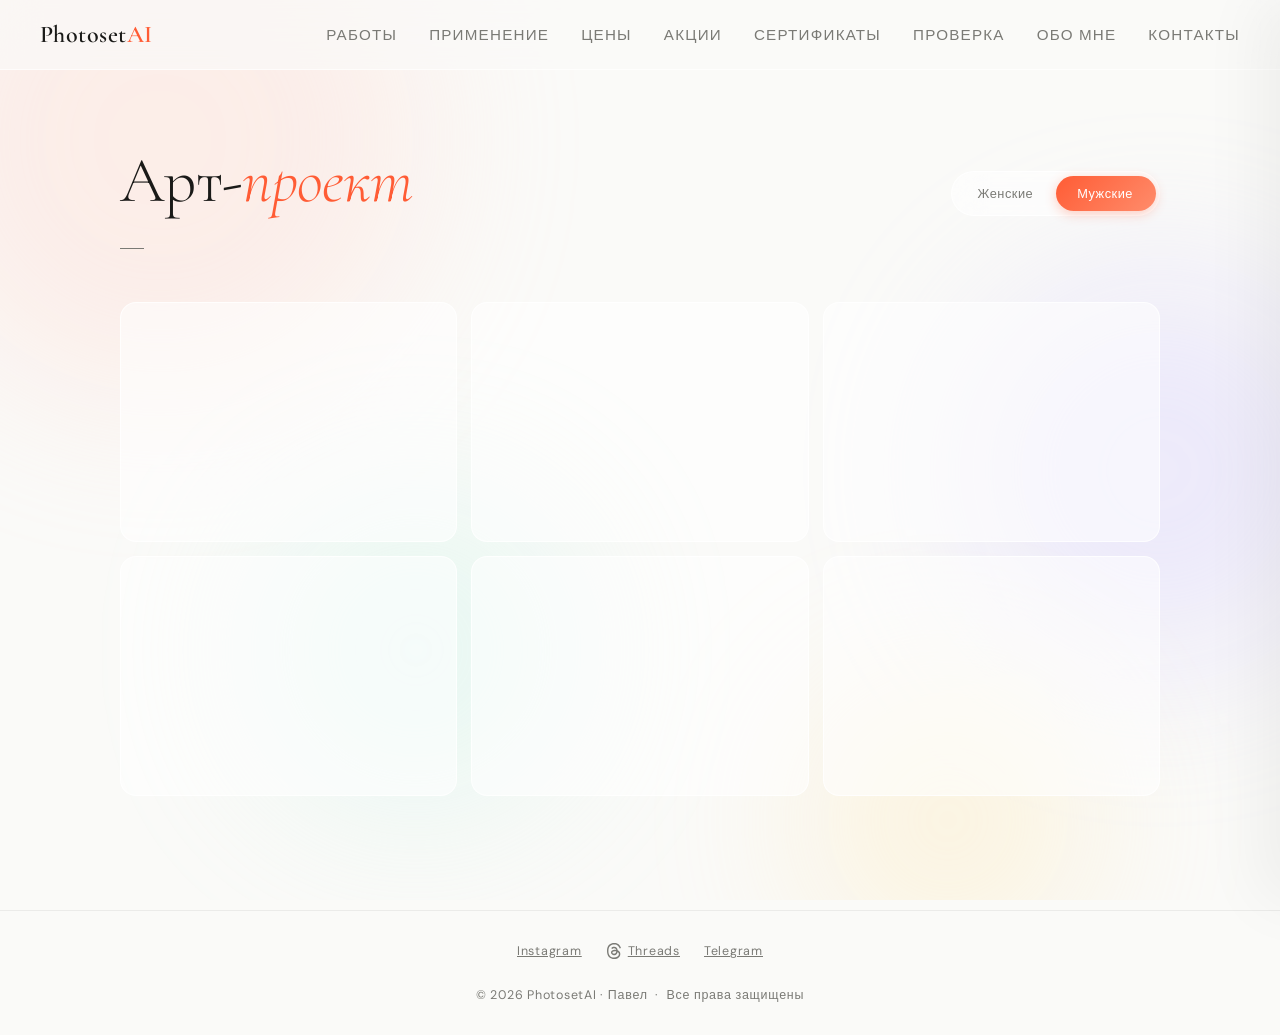
<file: category-art-male.html>
﻿<!DOCTYPE html>
<html lang="ru">
<head>
<meta charset="UTF-8">
<meta name="viewport" content="width=device-width, initial-scale=1.0">
<title>Арт-проект — PhotosetAI</title>
<meta name="color-scheme" content="light dark">
<link rel="icon" type="image/svg+xml" href="psai_favicon.svg">
<link rel="preconnect" href="https://fonts.googleapis.com">
<link href="https://fonts.googleapis.com/css2?family=Cormorant+Garamond:ital,wght@0,300;0,400;0,600;1,300;1,400&family=DM+Sans:wght@300;400;500&display=swap" rel="stylesheet">
  <link rel="preconnect" href="https://i.postimg.cc">
  <link rel="stylesheet" href="assets/css/style.css?v=5">
<!-- Yandex.Metrika counter -->
<script type="text/javascript">
    (function(m,e,t,r,i,k,a){
        m[i]=m[i]||function(){(m[i].a=m[i].a||[]).push(arguments)};
        m[i].l=1*new Date();
        for (var j = 0; j < document.scripts.length; j++) {if (document.scripts[j].src === r) { return; }}
        k=e.createElement(t),a=e.getElementsByTagName(t)[0],k.async=1,k.src=r,a.parentNode.insertBefore(k,a)
    })(window, document,'script','https://mc.yandex.ru/metrika/tag.js?id=109234702', 'ym');

    ym(109234702, 'init', {ssr:true, webvisor:true, clickmap:true, ecommerce:"dataLayer", referrer: document.referrer, url: location.href, accurateTrackBounce:true, trackLinks:true});
</script>
<noscript><div><img src="https://mc.yandex.ru/watch/109234702" style="position:absolute; left:-9999px;" alt="" /></div></noscript>
<!-- /Yandex.Metrika counter -->
</head>
<body>
<div class="blob-wrap">
  <div class="blob blob-1"></div><div class="blob blob-2"></div>
  <div class="blob blob-3"></div><div class="blob blob-4"></div>
</div>
  <nav>
    <div class="nav-logo">Photoset<span>AI</span></div>
    <div class="nav-links">
      <a href="index.html#portfolio">Работы</a>
      <a href="index.html#usecases">Применение</a>
      <a href="index.html#pricing">Цены</a>
      <a href="index.html#promos">Акции</a>
      <a href="index.html#certificates">Сертификаты</a>
      <a href="verify.html">Проверка</a>
      <a href="index.html#about">Обо мне</a>
      <a href="index.html#contact">Контакты</a>
    </div>
    <button type="button" class="nav-mobile-btn" id="menuBtn" onclick="toggleMenu()" aria-label="Меню">
      <span></span><span></span><span></span>
    </button>
  </nav>

  <!-- Mobile Drawer -->
  <div class="drawer-overlay" id="drawerOverlay" onclick="toggleMenu()"></div>
  <div class="burger-drawer" id="burgerDrawer">
    <div class="drawer-links">
      <a href="index.html#portfolio" onclick="toggleMenu()">Работы</a>
      <a href="index.html#usecases" onclick="toggleMenu()">Применение</a>
      <a href="index.html#pricing" onclick="toggleMenu()">Цены</a>
      <a href="index.html#promos" onclick="toggleMenu()">Акции</a>
      <a href="index.html#certificates" onclick="toggleMenu()">Сертификаты</a>
      <a href="verify.html" onclick="toggleMenu()">Проверка</a>
      <a href="index.html#about" onclick="toggleMenu()">Обо мне</a>
      <a href="index.html#contact" onclick="toggleMenu()">Контакты</a>
    </div>
    <div class="drawer-footer">
      <div class="section-tag">Мы в соцсетях</div>
      <div class="drawer-socials">
        <a href="https://www.instagram.com/photo.set_ai/" target="_blank" class="social-icon" aria-label="Instagram">
          <svg width="20" height="20" viewBox="0 0 24 24" fill="none" stroke="currentColor" stroke-width="2" stroke-linecap="round" stroke-linejoin="round"><rect x="2" y="2" width="20" height="20" rx="5" ry="5"></rect><path d="M16 11.37A4 4 0 1 1 12.63 8 4 4 0 0 1 16 11.37z"></path><line x1="17.5" y1="6.5" x2="17.51" y2="6.5"></line></svg>
        </a>
        <a href="https://www.threads.com/@photo.set_ai?igshid=NTc4MTIwNjQ2YQ==" target="_blank" class="social-icon" aria-label="Threads">
          <span class="threads-icon"></span>
        </a>
        <a href="https://t.me/Mescallito" target="_blank" class="social-icon" aria-label="Telegram">
          <svg width="20" height="18" viewBox="0 0 26 22" fill="none"><path d="M1.5 10.5L24 1.5L17 20.5L11 13.5L1.5 10.5Z" stroke="currentColor" stroke-width="2" stroke-linejoin="round" /><path d="M11 13.5L15.5 9.5" stroke="currentColor" stroke-width="2" stroke-linecap="round" /></svg>
        </a>
      </div>
    </div>
  </div>
<div class="lightbox" id="lightbox" onclick="lbBgClose(event)">
  <div class="lb-inner">
    <button class="lb-close" onclick="lbClose()"><svg width="14" height="14" viewBox="0 0 14 14" fill="none"><path d="M1 1l12 12M13 1L1 13" stroke="currentColor" stroke-width="1.8" stroke-linecap="round"/></svg></button>
    <button class="lb-nav lb-prev" onclick="lbNav(-1)"><svg width="16" height="16" viewBox="0 0 16 16" fill="none"><path d="M10 3L5 8l5 5" stroke="currentColor" stroke-width="1.6" stroke-linecap="round" stroke-linejoin="round"/></svg></button>
    <button class="lb-nav lb-next" onclick="lbNav(1)"><svg width="16" height="16" viewBox="0 0 16 16" fill="none"><path d="M6 3l5 5-5 5" stroke="currentColor" stroke-width="1.6" stroke-linecap="round" stroke-linejoin="round"/></svg></button>
    <div class="lb-img" id="lbImg"></div>
    <div class="lb-dots" id="lbDots"></div>
  </div>
</div>
<main>
<header class="cat-header">
  <div class="cat-breadcrumb" id="breadcrumb"></div>
  <div class="cat-header-row">
    <h1 class="cat-title">Арт-<em>проект</em></h1>
    <div class="gender-toggle" id="genderToggle">
      <div class="gender-slider" id="genderSlider"></div>
      <button type="button" class="gender-tab" data-gender="female" onclick="switchGender('female')">Женские</button>
      <button type="button" class="gender-tab" data-gender="male" onclick="switchGender('male')">Мужские</button>
    </div>
  </div>
  <p class="cat-desc" id="catDesc"></p>
  <span class="cat-count" id="photoCount"></span>
</header>
<div class="cat-grid" id="catGrid"></div>
</main>
  <!-- FOOTER -->
  <footer>
    <div class="footer-content">
      <div class="footer-socials">
        <a href="https://www.instagram.com/photo.set_ai/" target="_blank" aria-label="Instagram">Instagram</a>
        <a href="https://www.threads.com/@photo.set_ai?igshid=NTc4MTIwNjQ2YQ==" target="_blank" aria-label="Threads">
          <span class="threads-icon"></span>Threads
        </a>
        <a href="https://t.me/Mescallito" target="_blank" aria-label="Telegram">Telegram</a>
      </div>
      <div>© 2026 PhotosetAI · Павел &nbsp;·&nbsp; Все права защищены</div>
    </div>
  </footer>
<script>
    window.currentGender = "male";
    window.currentCategory = "art";
  </script>
<script src="assets/js/main.js"></script>
</body>
</html>
</file>
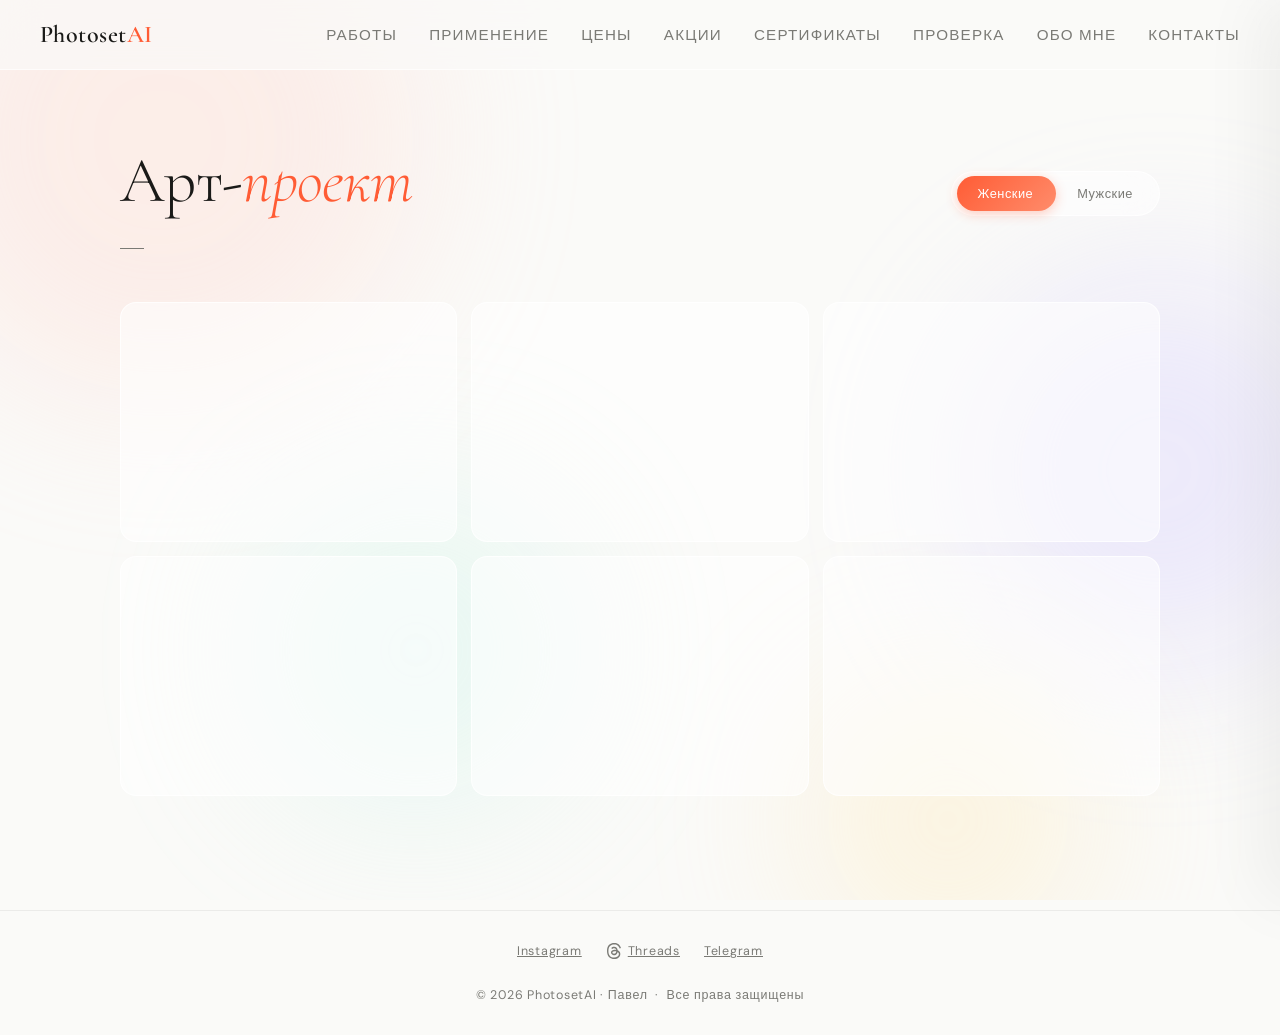
<file: category-art.html>
﻿<!DOCTYPE html>
<html lang="ru">
<head>
<meta charset="UTF-8">
<meta name="viewport" content="width=device-width, initial-scale=1.0">
<title>Арт-проект — PhotosetAI</title>
<meta name="color-scheme" content="light dark">
<link rel="icon" type="image/svg+xml" href="psai_favicon.svg">
<link rel="preconnect" href="https://fonts.googleapis.com">
<link href="https://fonts.googleapis.com/css2?family=Cormorant+Garamond:ital,wght@0,300;0,400;0,600;1,300;1,400&family=DM+Sans:wght@300;400;500&display=swap" rel="stylesheet">
  <link rel="preconnect" href="https://i.postimg.cc">
  <link rel="stylesheet" href="assets/css/style.css?v=5">
<!-- Yandex.Metrika counter -->
<script type="text/javascript">
    (function(m,e,t,r,i,k,a){
        m[i]=m[i]||function(){(m[i].a=m[i].a||[]).push(arguments)};
        m[i].l=1*new Date();
        for (var j = 0; j < document.scripts.length; j++) {if (document.scripts[j].src === r) { return; }}
        k=e.createElement(t),a=e.getElementsByTagName(t)[0],k.async=1,k.src=r,a.parentNode.insertBefore(k,a)
    })(window, document,'script','https://mc.yandex.ru/metrika/tag.js?id=109234702', 'ym');

    ym(109234702, 'init', {ssr:true, webvisor:true, clickmap:true, ecommerce:"dataLayer", referrer: document.referrer, url: location.href, accurateTrackBounce:true, trackLinks:true});
</script>
<noscript><div><img src="https://mc.yandex.ru/watch/109234702" style="position:absolute; left:-9999px;" alt="" /></div></noscript>
<!-- /Yandex.Metrika counter -->
</head>
<body>
<div class="blob-wrap">
  <div class="blob blob-1"></div><div class="blob blob-2"></div>
  <div class="blob blob-3"></div><div class="blob blob-4"></div>
</div>
  <nav>
    <div class="nav-logo">Photoset<span>AI</span></div>
    <div class="nav-links">
      <a href="index.html#portfolio">Работы</a>
      <a href="index.html#usecases">Применение</a>
      <a href="index.html#pricing">Цены</a>
      <a href="index.html#promos">Акции</a>
      <a href="index.html#certificates">Сертификаты</a>
      <a href="verify.html">Проверка</a>
      <a href="index.html#about">Обо мне</a>
      <a href="index.html#contact">Контакты</a>
    </div>
    <button type="button" class="nav-mobile-btn" id="menuBtn" onclick="toggleMenu()" aria-label="Меню">
      <span></span><span></span><span></span>
    </button>
  </nav>

  <!-- Mobile Drawer -->
  <div class="drawer-overlay" id="drawerOverlay" onclick="toggleMenu()"></div>
  <div class="burger-drawer" id="burgerDrawer">
    <div class="drawer-links">
      <a href="index.html#portfolio" onclick="toggleMenu()">Работы</a>
      <a href="index.html#usecases" onclick="toggleMenu()">Применение</a>
      <a href="index.html#pricing" onclick="toggleMenu()">Цены</a>
      <a href="index.html#promos" onclick="toggleMenu()">Акции</a>
      <a href="index.html#certificates" onclick="toggleMenu()">Сертификаты</a>
      <a href="verify.html" onclick="toggleMenu()">Проверка</a>
      <a href="index.html#about" onclick="toggleMenu()">Обо мне</a>
      <a href="index.html#contact" onclick="toggleMenu()">Контакты</a>
    </div>
    <div class="drawer-footer">
      <div class="section-tag">Мы в соцсетях</div>
      <div class="drawer-socials">
        <a href="https://www.instagram.com/photo.set_ai/" target="_blank" class="social-icon" aria-label="Instagram">
          <svg width="20" height="20" viewBox="0 0 24 24" fill="none" stroke="currentColor" stroke-width="2" stroke-linecap="round" stroke-linejoin="round"><rect x="2" y="2" width="20" height="20" rx="5" ry="5"></rect><path d="M16 11.37A4 4 0 1 1 12.63 8 4 4 0 0 1 16 11.37z"></path><line x1="17.5" y1="6.5" x2="17.51" y2="6.5"></line></svg>
        </a>
        <a href="https://www.threads.com/@photo.set_ai?igshid=NTc4MTIwNjQ2YQ==" target="_blank" class="social-icon" aria-label="Threads">
          <span class="threads-icon"></span>
        </a>
        <a href="https://t.me/Mescallito" target="_blank" class="social-icon" aria-label="Telegram">
          <svg width="20" height="18" viewBox="0 0 26 22" fill="none"><path d="M1.5 10.5L24 1.5L17 20.5L11 13.5L1.5 10.5Z" stroke="currentColor" stroke-width="2" stroke-linejoin="round" /><path d="M11 13.5L15.5 9.5" stroke="currentColor" stroke-width="2" stroke-linecap="round" /></svg>
        </a>
      </div>
    </div>
  </div>
<div class="lightbox" id="lightbox" onclick="lbBgClose(event)">
  <div class="lb-inner">
    <button class="lb-close" onclick="lbClose()"><svg width="14" height="14" viewBox="0 0 14 14" fill="none"><path d="M1 1l12 12M13 1L1 13" stroke="currentColor" stroke-width="1.8" stroke-linecap="round"/></svg></button>
    <button class="lb-nav lb-prev" onclick="lbNav(-1)"><svg width="16" height="16" viewBox="0 0 16 16" fill="none"><path d="M10 3L5 8l5 5" stroke="currentColor" stroke-width="1.6" stroke-linecap="round" stroke-linejoin="round"/></svg></button>
    <button class="lb-nav lb-next" onclick="lbNav(1)"><svg width="16" height="16" viewBox="0 0 16 16" fill="none"><path d="M6 3l5 5-5 5" stroke="currentColor" stroke-width="1.6" stroke-linecap="round" stroke-linejoin="round"/></svg></button>
    <div class="lb-img" id="lbImg"></div>
    <div class="lb-dots" id="lbDots"></div>
  </div>
</div>
<main>
<header class="cat-header">
  <div class="cat-breadcrumb" id="breadcrumb"></div>
  <div class="cat-header-row">
    <h1 class="cat-title">Арт-<em>проект</em></h1>
    <div class="gender-toggle" id="genderToggle">
      <div class="gender-slider" id="genderSlider"></div>
      <button type="button" class="gender-tab" data-gender="female" onclick="switchGender('female')">Женские</button>
      <button type="button" class="gender-tab" data-gender="male" onclick="switchGender('male')">Мужские</button>
    </div>
  </div>
  <p class="cat-desc" id="catDesc"></p>
  <span class="cat-count" id="photoCount"></span>
</header>
<div class="cat-grid" id="catGrid"></div>
</main>
  <!-- FOOTER -->
  <footer>
    <div class="footer-content">
      <div class="footer-socials">
        <a href="https://www.instagram.com/photo.set_ai/" target="_blank" aria-label="Instagram">Instagram</a>
        <a href="https://www.threads.com/@photo.set_ai?igshid=NTc4MTIwNjQ2YQ==" target="_blank" aria-label="Threads">
          <span class="threads-icon"></span>Threads
        </a>
        <a href="https://t.me/Mescallito" target="_blank" aria-label="Telegram">Telegram</a>
      </div>
      <div>© 2026 PhotosetAI · Павел &nbsp;·&nbsp; Все права защищены</div>
    </div>
  </footer>
<script>
    window.currentGender = "female";
    window.currentCategory = "art";
  </script>
<script src="assets/js/main.js"></script>
</body>
</html>
</file>
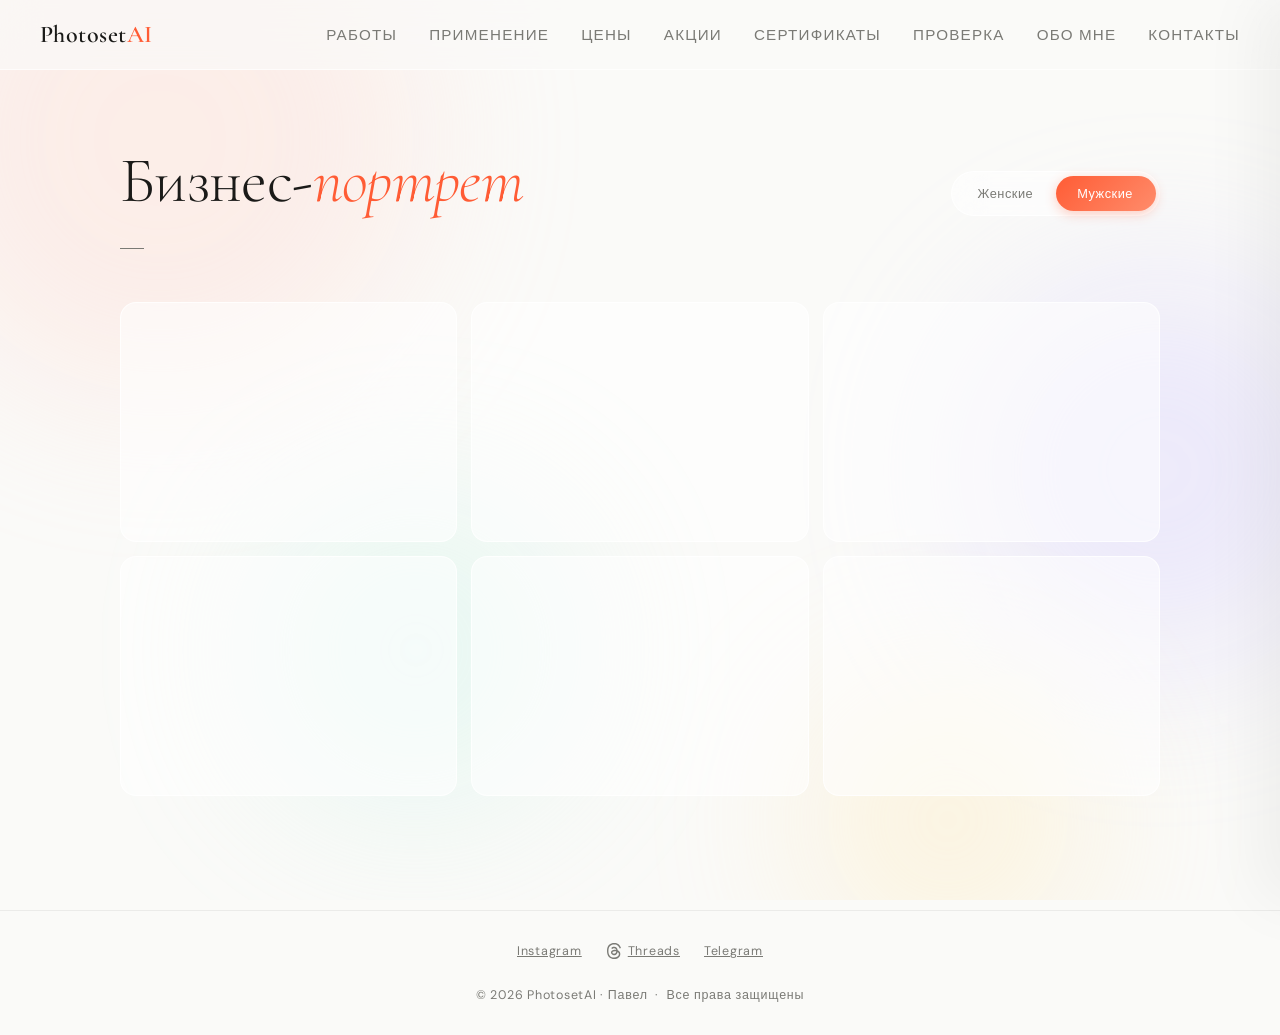
<file: category-business-male.html>
﻿<!DOCTYPE html>
<html lang="ru">

<head>
  <meta charset="UTF-8">
  <meta name="viewport" content="width=device-width, initial-scale=1.0">
  <title>Бизнес-портрет — PhotosetAI</title>
  <meta name="color-scheme" content="light dark">
  <link rel="icon" type="image/svg+xml" href="psai_favicon.svg">
  <link rel="preconnect" href="https://fonts.googleapis.com">
  <link
    href="https://fonts.googleapis.com/css2?family=Cormorant+Garamond:ital,wght@0,300;0,400;0,600;1,300;1,400&family=DM+Sans:wght@300;400;500&display=swap"
    rel="stylesheet">
    <link rel="preconnect" href="https://i.postimg.cc">
  <link rel="stylesheet" href="assets/css/style.css?v=6">
<!-- Yandex.Metrika counter -->
<script type="text/javascript">
    (function(m,e,t,r,i,k,a){
        m[i]=m[i]||function(){(m[i].a=m[i].a||[]).push(arguments)};
        m[i].l=1*new Date();
        for (var j = 0; j < document.scripts.length; j++) {if (document.scripts[j].src === r) { return; }}
        k=e.createElement(t),a=e.getElementsByTagName(t)[0],k.async=1,k.src=r,a.parentNode.insertBefore(k,a)
    })(window, document,'script','https://mc.yandex.ru/metrika/tag.js?id=109234702', 'ym');

    ym(109234702, 'init', {ssr:true, webvisor:true, clickmap:true, ecommerce:"dataLayer", referrer: document.referrer, url: location.href, accurateTrackBounce:true, trackLinks:true});
</script>
<noscript><div><img src="https://mc.yandex.ru/watch/109234702" style="position:absolute; left:-9999px;" alt="" /></div></noscript>
<!-- /Yandex.Metrika counter -->
</head>

<body>
  <div class="blob-wrap">
    <div class="blob blob-1"></div>
    <div class="blob blob-2"></div>
    <div class="blob blob-3"></div>
    <div class="blob blob-4"></div>
  </div>
    <nav>
    <div class="nav-logo">Photoset<span>AI</span></div>
    <div class="nav-links">
      <a href="index.html#portfolio">Работы</a>
      <a href="index.html#usecases">Применение</a>
      <a href="index.html#pricing">Цены</a>
      <a href="index.html#promos">Акции</a>
      <a href="index.html#certificates">Сертификаты</a>
      <a href="verify.html">Проверка</a>
      <a href="index.html#about">Обо мне</a>
      <a href="index.html#contact">Контакты</a>
    </div>
    <button type="button" class="nav-mobile-btn" id="menuBtn" onclick="toggleMenu()" aria-label="Меню">
      <span></span><span></span><span></span>
    </button>
  </nav>

  <!-- Mobile Drawer -->
  <div class="drawer-overlay" id="drawerOverlay" onclick="toggleMenu()"></div>
  <div class="burger-drawer" id="burgerDrawer">
    <div class="drawer-links">
      <a href="index.html#portfolio" onclick="toggleMenu()">Работы</a>
      <a href="index.html#usecases" onclick="toggleMenu()">Применение</a>
      <a href="index.html#pricing" onclick="toggleMenu()">Цены</a>
      <a href="index.html#promos" onclick="toggleMenu()">Акции</a>
      <a href="index.html#certificates" onclick="toggleMenu()">Сертификаты</a>
      <a href="verify.html" onclick="toggleMenu()">Проверка</a>
      <a href="index.html#about" onclick="toggleMenu()">Обо мне</a>
      <a href="index.html#contact" onclick="toggleMenu()">Контакты</a>
    </div>
    <div class="drawer-footer">
      <div class="section-tag">Мы в соцсетях</div>
      <div class="drawer-socials">
        <a href="https://www.instagram.com/photo.set_ai/" target="_blank" class="social-icon" aria-label="Instagram">
          <svg width="20" height="20" viewBox="0 0 24 24" fill="none" stroke="currentColor" stroke-width="2" stroke-linecap="round" stroke-linejoin="round"><rect x="2" y="2" width="20" height="20" rx="5" ry="5"></rect><path d="M16 11.37A4 4 0 1 1 12.63 8 4 4 0 0 1 16 11.37z"></path><line x1="17.5" y1="6.5" x2="17.51" y2="6.5"></line></svg>
        </a>
        <a href="https://www.threads.com/@photo.set_ai?igshid=NTc4MTIwNjQ2YQ==" target="_blank" class="social-icon" aria-label="Threads">
          <span class="threads-icon"></span>
        </a>
        <a href="https://t.me/Mescallito" target="_blank" class="social-icon" aria-label="Telegram">
          <svg width="20" height="18" viewBox="0 0 26 22" fill="none"><path d="M1.5 10.5L24 1.5L17 20.5L11 13.5L1.5 10.5Z" stroke="currentColor" stroke-width="2" stroke-linejoin="round" /><path d="M11 13.5L15.5 9.5" stroke="currentColor" stroke-width="2" stroke-linecap="round" /></svg>
        </a>
      </div>
    </div>
  </div>
  <div class="lightbox" id="lightbox" onclick="lbBgClose(event)">
    <div class="lb-inner">
      <button class="lb-close" onclick="lbClose()"><svg width="14" height="14" viewBox="0 0 14 14" fill="none">
          <path d="M1 1l12 12M13 1L1 13" stroke="currentColor" stroke-width="1.8" stroke-linecap="round" />
        </svg></button>
      <button class="lb-nav lb-prev" onclick="lbNav(-1)"><svg width="16" height="16" viewBox="0 0 16 16" fill="none">
          <path d="M10 3L5 8l5 5" stroke="currentColor" stroke-width="1.6" stroke-linecap="round"
            stroke-linejoin="round" />
        </svg></button>
      <button class="lb-nav lb-next" onclick="lbNav(1)"><svg width="16" height="16" viewBox="0 0 16 16" fill="none">
          <path d="M6 3l5 5-5 5" stroke="currentColor" stroke-width="1.6" stroke-linecap="round"
            stroke-linejoin="round" />
        </svg></button>
      <div class="lb-img" id="lbImg"></div>
      <div class="lb-dots" id="lbDots"></div>
    </div>
  </div>
  <main>
    <header class="cat-header">
      <div class="cat-breadcrumb" id="breadcrumb"></div>
      <div class="cat-header-row">
        <h1 class="cat-title">Бизнес-<em>портрет</em></h1>
        <div class="gender-toggle" id="genderToggle">
          <div class="gender-slider" id="genderSlider"></div>
          <button type="button" class="gender-tab" data-gender="female"
            onclick="switchGender('female')">Женские</button>
          <button type="button" class="gender-tab" data-gender="male" onclick="switchGender('male')">Мужские</button>
        </div>
      </div>
      <p class="cat-desc" id="catDesc"></p>
      <span class="cat-count" id="photoCount"></span>
    </header>
    <div class="cat-grid" id="catGrid"></div>
  </main>
    <!-- FOOTER -->
  <footer>
    <div class="footer-content">
      <div class="footer-socials">
        <a href="https://www.instagram.com/photo.set_ai/" target="_blank" aria-label="Instagram">Instagram</a>
        <a href="https://www.threads.com/@photo.set_ai?igshid=NTc4MTIwNjQ2YQ==" target="_blank" aria-label="Threads">
          <span class="threads-icon"></span>Threads
        </a>
        <a href="https://t.me/Mescallito" target="_blank" aria-label="Telegram">Telegram</a>
      </div>
      <div>© 2026 PhotosetAI · Павел &nbsp;·&nbsp; Все права защищены</div>
    </div>
  </footer>
  <script>
    window.currentGender = "male";
    window.currentCategory = "business";
  </script>
  <script src="assets/js/main.js"></script>
</body>

</html>
</file>
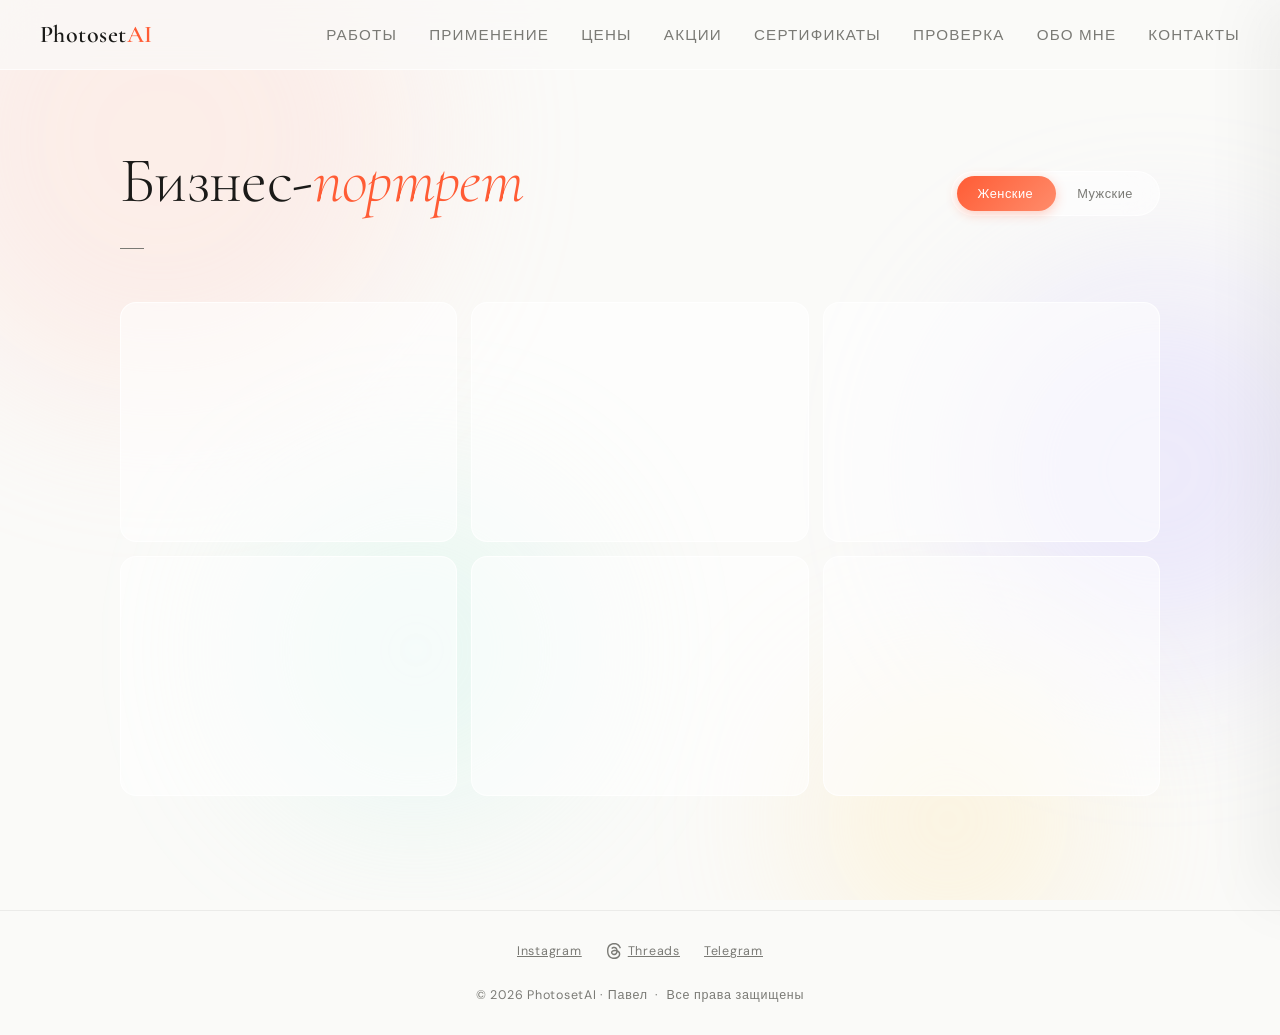
<file: category-business.html>
﻿<!DOCTYPE html>
<html lang="ru">

<head>
  <meta charset="UTF-8">
  <meta name="viewport" content="width=device-width, initial-scale=1.0">
  <title>Бизнес-портрет — PhotosetAI</title>
  <meta name="color-scheme" content="light dark">
  <link rel="icon" type="image/svg+xml" href="psai_favicon.svg">
  <link rel="preconnect" href="https://fonts.googleapis.com">
  <link
    href="https://fonts.googleapis.com/css2?family=Cormorant+Garamond:ital,wght@0,300;0,400;0,600;1,300;1,400&family=DM+Sans:wght@300;400;500&display=swap"
    rel="stylesheet">
    <link rel="preconnect" href="https://i.postimg.cc">
  <link rel="stylesheet" href="assets/css/style.css?v=6">
<!-- Yandex.Metrika counter -->
<script type="text/javascript">
    (function(m,e,t,r,i,k,a){
        m[i]=m[i]||function(){(m[i].a=m[i].a||[]).push(arguments)};
        m[i].l=1*new Date();
        for (var j = 0; j < document.scripts.length; j++) {if (document.scripts[j].src === r) { return; }}
        k=e.createElement(t),a=e.getElementsByTagName(t)[0],k.async=1,k.src=r,a.parentNode.insertBefore(k,a)
    })(window, document,'script','https://mc.yandex.ru/metrika/tag.js?id=109234702', 'ym');

    ym(109234702, 'init', {ssr:true, webvisor:true, clickmap:true, ecommerce:"dataLayer", referrer: document.referrer, url: location.href, accurateTrackBounce:true, trackLinks:true});
</script>
<noscript><div><img src="https://mc.yandex.ru/watch/109234702" style="position:absolute; left:-9999px;" alt="" /></div></noscript>
<!-- /Yandex.Metrika counter -->
</head>

<body>
  <div class="blob-wrap">
    <div class="blob blob-1"></div>
    <div class="blob blob-2"></div>
    <div class="blob blob-3"></div>
    <div class="blob blob-4"></div>
  </div>
    <nav>
    <div class="nav-logo">Photoset<span>AI</span></div>
    <div class="nav-links">
      <a href="index.html#portfolio">Работы</a>
      <a href="index.html#usecases">Применение</a>
      <a href="index.html#pricing">Цены</a>
      <a href="index.html#promos">Акции</a>
      <a href="index.html#certificates">Сертификаты</a>
      <a href="verify.html">Проверка</a>
      <a href="index.html#about">Обо мне</a>
      <a href="index.html#contact">Контакты</a>
    </div>
    <button type="button" class="nav-mobile-btn" id="menuBtn" onclick="toggleMenu()" aria-label="Меню">
      <span></span><span></span><span></span>
    </button>
  </nav>

  <!-- Mobile Drawer -->
  <div class="drawer-overlay" id="drawerOverlay" onclick="toggleMenu()"></div>
  <div class="burger-drawer" id="burgerDrawer">
    <div class="drawer-links">
      <a href="index.html#portfolio" onclick="toggleMenu()">Работы</a>
      <a href="index.html#usecases" onclick="toggleMenu()">Применение</a>
      <a href="index.html#pricing" onclick="toggleMenu()">Цены</a>
      <a href="index.html#promos" onclick="toggleMenu()">Акции</a>
      <a href="index.html#certificates" onclick="toggleMenu()">Сертификаты</a>
      <a href="verify.html" onclick="toggleMenu()">Проверка</a>
      <a href="index.html#about" onclick="toggleMenu()">Обо мне</a>
      <a href="index.html#contact" onclick="toggleMenu()">Контакты</a>
    </div>
    <div class="drawer-footer">
      <div class="section-tag">Мы в соцсетях</div>
      <div class="drawer-socials">
        <a href="https://www.instagram.com/photo.set_ai/" target="_blank" class="social-icon" aria-label="Instagram">
          <svg width="20" height="20" viewBox="0 0 24 24" fill="none" stroke="currentColor" stroke-width="2" stroke-linecap="round" stroke-linejoin="round"><rect x="2" y="2" width="20" height="20" rx="5" ry="5"></rect><path d="M16 11.37A4 4 0 1 1 12.63 8 4 4 0 0 1 16 11.37z"></path><line x1="17.5" y1="6.5" x2="17.51" y2="6.5"></line></svg>
        </a>
        <a href="https://www.threads.com/@photo.set_ai?igshid=NTc4MTIwNjQ2YQ==" target="_blank" class="social-icon" aria-label="Threads">
          <span class="threads-icon"></span>
        </a>
        <a href="https://t.me/Mescallito" target="_blank" class="social-icon" aria-label="Telegram">
          <svg width="20" height="18" viewBox="0 0 26 22" fill="none"><path d="M1.5 10.5L24 1.5L17 20.5L11 13.5L1.5 10.5Z" stroke="currentColor" stroke-width="2" stroke-linejoin="round" /><path d="M11 13.5L15.5 9.5" stroke="currentColor" stroke-width="2" stroke-linecap="round" /></svg>
        </a>
      </div>
    </div>
  </div>
  <div class="lightbox" id="lightbox" onclick="lbBgClose(event)">
    <div class="lb-inner">
      <button class="lb-close" onclick="lbClose()"><svg width="14" height="14" viewBox="0 0 14 14" fill="none">
          <path d="M1 1l12 12M13 1L1 13" stroke="currentColor" stroke-width="1.8" stroke-linecap="round" />
        </svg></button>
      <button class="lb-nav lb-prev" onclick="lbNav(-1)"><svg width="16" height="16" viewBox="0 0 16 16" fill="none">
          <path d="M10 3L5 8l5 5" stroke="currentColor" stroke-width="1.6" stroke-linecap="round"
            stroke-linejoin="round" />
        </svg></button>
      <button class="lb-nav lb-next" onclick="lbNav(1)"><svg width="16" height="16" viewBox="0 0 16 16" fill="none">
          <path d="M6 3l5 5-5 5" stroke="currentColor" stroke-width="1.6" stroke-linecap="round"
            stroke-linejoin="round" />
        </svg></button>
      <div class="lb-img" id="lbImg"></div>
      <div class="lb-dots" id="lbDots"></div>
    </div>
  </div>
  <main>
    <header class="cat-header">
      <div class="cat-breadcrumb" id="breadcrumb"></div>
      <div class="cat-header-row">
        <h1 class="cat-title">Бизнес-<em>портрет</em></h1>
        <div class="gender-toggle" id="genderToggle">
          <div class="gender-slider" id="genderSlider"></div>
          <button type="button" class="gender-tab" data-gender="female"
            onclick="switchGender('female')">Женские</button>
          <button type="button" class="gender-tab" data-gender="male" onclick="switchGender('male')">Мужские</button>
        </div>
      </div>
      <p class="cat-desc" id="catDesc"></p>
      <span class="cat-count" id="photoCount"></span>
    </header>
    <div class="cat-grid" id="catGrid"></div>
  </main>
    <!-- FOOTER -->
  <footer>
    <div class="footer-content">
      <div class="footer-socials">
        <a href="https://www.instagram.com/photo.set_ai/" target="_blank" aria-label="Instagram">Instagram</a>
        <a href="https://www.threads.com/@photo.set_ai?igshid=NTc4MTIwNjQ2YQ==" target="_blank" aria-label="Threads">
          <span class="threads-icon"></span>Threads
        </a>
        <a href="https://t.me/Mescallito" target="_blank" aria-label="Telegram">Telegram</a>
      </div>
      <div>© 2026 PhotosetAI · Павел &nbsp;·&nbsp; Все права защищены</div>
    </div>
  </footer>
  <script>
    window.currentGender = "female";
    window.currentCategory = "business";
  </script>
  <script src="assets/js/main.js"></script>
</body>

</html>
</file>
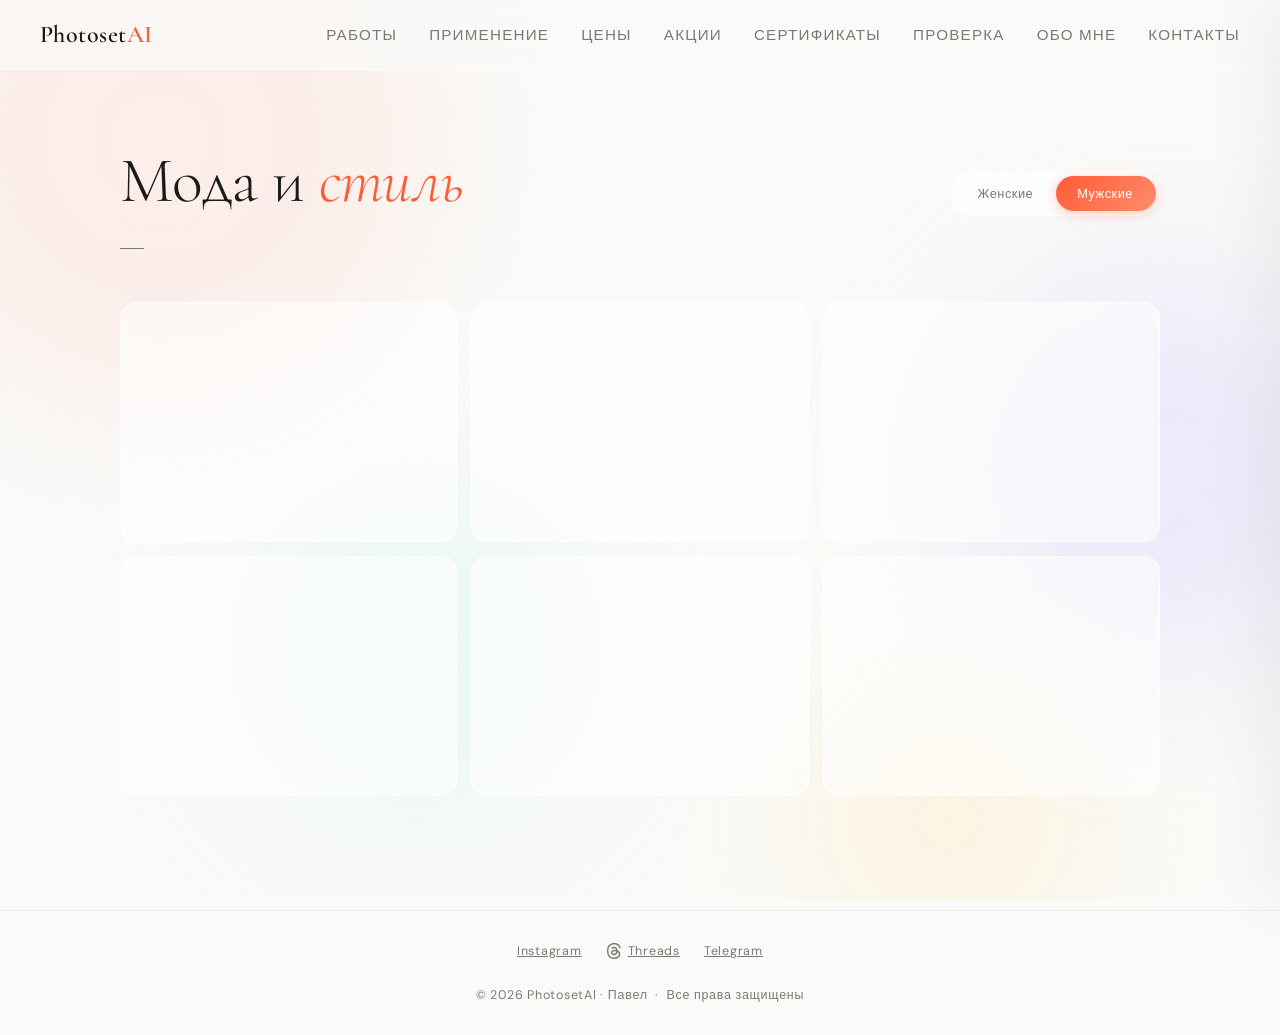
<file: category-fashion-male.html>
﻿<!DOCTYPE html>
<html lang="ru">
<head>
<meta charset="UTF-8">
<meta name="viewport" content="width=device-width, initial-scale=1.0">
<title>Мода и стиль — PhotosetAI</title>
<meta name="color-scheme" content="light dark">
<link rel="icon" type="image/svg+xml" href="psai_favicon.svg">
<link rel="preconnect" href="https://fonts.googleapis.com">
<link href="https://fonts.googleapis.com/css2?family=Cormorant+Garamond:ital,wght@0,300;0,400;0,600;1,300;1,400&family=DM+Sans:wght@300;400;500&display=swap" rel="stylesheet">
  <link rel="preconnect" href="https://i.postimg.cc">
  <link rel="stylesheet" href="assets/css/style.css?v=5">
<!-- Yandex.Metrika counter -->
<script type="text/javascript">
    (function(m,e,t,r,i,k,a){
        m[i]=m[i]||function(){(m[i].a=m[i].a||[]).push(arguments)};
        m[i].l=1*new Date();
        for (var j = 0; j < document.scripts.length; j++) {if (document.scripts[j].src === r) { return; }}
        k=e.createElement(t),a=e.getElementsByTagName(t)[0],k.async=1,k.src=r,a.parentNode.insertBefore(k,a)
    })(window, document,'script','https://mc.yandex.ru/metrika/tag.js?id=109234702', 'ym');

    ym(109234702, 'init', {ssr:true, webvisor:true, clickmap:true, ecommerce:"dataLayer", referrer: document.referrer, url: location.href, accurateTrackBounce:true, trackLinks:true});
</script>
<noscript><div><img src="https://mc.yandex.ru/watch/109234702" style="position:absolute; left:-9999px;" alt="" /></div></noscript>
<!-- /Yandex.Metrika counter -->
</head>
<body>
<div class="blob-wrap">
  <div class="blob blob-1"></div><div class="blob blob-2"></div>
  <div class="blob blob-3"></div><div class="blob blob-4"></div>
</div>
  <nav>
    <div class="nav-logo">Photoset<span>AI</span></div>
    <div class="nav-links">
      <a href="index.html#portfolio">Работы</a>
      <a href="index.html#usecases">Применение</a>
      <a href="index.html#pricing">Цены</a>
      <a href="index.html#promos">Акции</a>
      <a href="index.html#certificates">Сертификаты</a>
      <a href="verify.html">Проверка</a>
      <a href="index.html#about">Обо мне</a>
      <a href="index.html#contact">Контакты</a>
    </div>
    <button type="button" class="nav-mobile-btn" id="menuBtn" onclick="toggleMenu()" aria-label="Меню">
      <span></span><span></span><span></span>
    </button>
  </nav>

  <!-- Mobile Drawer -->
  <div class="drawer-overlay" id="drawerOverlay" onclick="toggleMenu()"></div>
  <div class="burger-drawer" id="burgerDrawer">
    <div class="drawer-links">
      <a href="index.html#portfolio" onclick="toggleMenu()">Работы</a>
      <a href="index.html#usecases" onclick="toggleMenu()">Применение</a>
      <a href="index.html#pricing" onclick="toggleMenu()">Цены</a>
      <a href="index.html#promos" onclick="toggleMenu()">Акции</a>
      <a href="index.html#certificates" onclick="toggleMenu()">Сертификаты</a>
      <a href="verify.html" onclick="toggleMenu()">Проверка</a>
      <a href="index.html#about" onclick="toggleMenu()">Обо мне</a>
      <a href="index.html#contact" onclick="toggleMenu()">Контакты</a>
    </div>
    <div class="drawer-footer">
      <div class="section-tag">Мы в соцсетях</div>
      <div class="drawer-socials">
        <a href="https://www.instagram.com/photo.set_ai/" target="_blank" class="social-icon" aria-label="Instagram">
          <svg width="20" height="20" viewBox="0 0 24 24" fill="none" stroke="currentColor" stroke-width="2" stroke-linecap="round" stroke-linejoin="round"><rect x="2" y="2" width="20" height="20" rx="5" ry="5"></rect><path d="M16 11.37A4 4 0 1 1 12.63 8 4 4 0 0 1 16 11.37z"></path><line x1="17.5" y1="6.5" x2="17.51" y2="6.5"></line></svg>
        </a>
        <a href="https://www.threads.com/@photo.set_ai?igshid=NTc4MTIwNjQ2YQ==" target="_blank" class="social-icon" aria-label="Threads">
          <span class="threads-icon"></span>
        </a>
        <a href="https://t.me/Mescallito" target="_blank" class="social-icon" aria-label="Telegram">
          <svg width="20" height="18" viewBox="0 0 26 22" fill="none"><path d="M1.5 10.5L24 1.5L17 20.5L11 13.5L1.5 10.5Z" stroke="currentColor" stroke-width="2" stroke-linejoin="round" /><path d="M11 13.5L15.5 9.5" stroke="currentColor" stroke-width="2" stroke-linecap="round" /></svg>
        </a>
      </div>
    </div>
  </div>
<div class="lightbox" id="lightbox" onclick="lbBgClose(event)">
  <div class="lb-inner">
    <button class="lb-close" onclick="lbClose()"><svg width="14" height="14" viewBox="0 0 14 14" fill="none"><path d="M1 1l12 12M13 1L1 13" stroke="currentColor" stroke-width="1.8" stroke-linecap="round"/></svg></button>
    <button class="lb-nav lb-prev" onclick="lbNav(-1)"><svg width="16" height="16" viewBox="0 0 16 16" fill="none"><path d="M10 3L5 8l5 5" stroke="currentColor" stroke-width="1.6" stroke-linecap="round" stroke-linejoin="round"/></svg></button>
    <button class="lb-nav lb-next" onclick="lbNav(1)"><svg width="16" height="16" viewBox="0 0 16 16" fill="none"><path d="M6 3l5 5-5 5" stroke="currentColor" stroke-width="1.6" stroke-linecap="round" stroke-linejoin="round"/></svg></button>
    <div class="lb-img" id="lbImg"></div>
    <div class="lb-dots" id="lbDots"></div>
  </div>
</div>
<main>
<header class="cat-header">
  <div class="cat-breadcrumb" id="breadcrumb"></div>
  <div class="cat-header-row">
    <h1 class="cat-title">Мода и <em>стиль</em></h1>
    <div class="gender-toggle" id="genderToggle">
      <div class="gender-slider" id="genderSlider"></div>
      <button type="button" class="gender-tab" data-gender="female" onclick="switchGender('female')">Женские</button>
      <button type="button" class="gender-tab" data-gender="male" onclick="switchGender('male')">Мужские</button>
    </div>
  </div>
  <p class="cat-desc" id="catDesc"></p>
  <span class="cat-count" id="photoCount"></span>
</header>
<div class="cat-grid" id="catGrid"></div>
</main>
  <!-- FOOTER -->
  <footer>
    <div class="footer-content">
      <div class="footer-socials">
        <a href="https://www.instagram.com/photo.set_ai/" target="_blank" aria-label="Instagram">Instagram</a>
        <a href="https://www.threads.com/@photo.set_ai?igshid=NTc4MTIwNjQ2YQ==" target="_blank" aria-label="Threads">
          <span class="threads-icon"></span>Threads
        </a>
        <a href="https://t.me/Mescallito" target="_blank" aria-label="Telegram">Telegram</a>
      </div>
      <div>© 2026 PhotosetAI · Павел &nbsp;·&nbsp; Все права защищены</div>
    </div>
  </footer>
<script>
    window.currentGender = "male";
    window.currentCategory = "fashion";
  </script>
<script src="assets/js/main.js"></script>
</body>
</html>
</file>
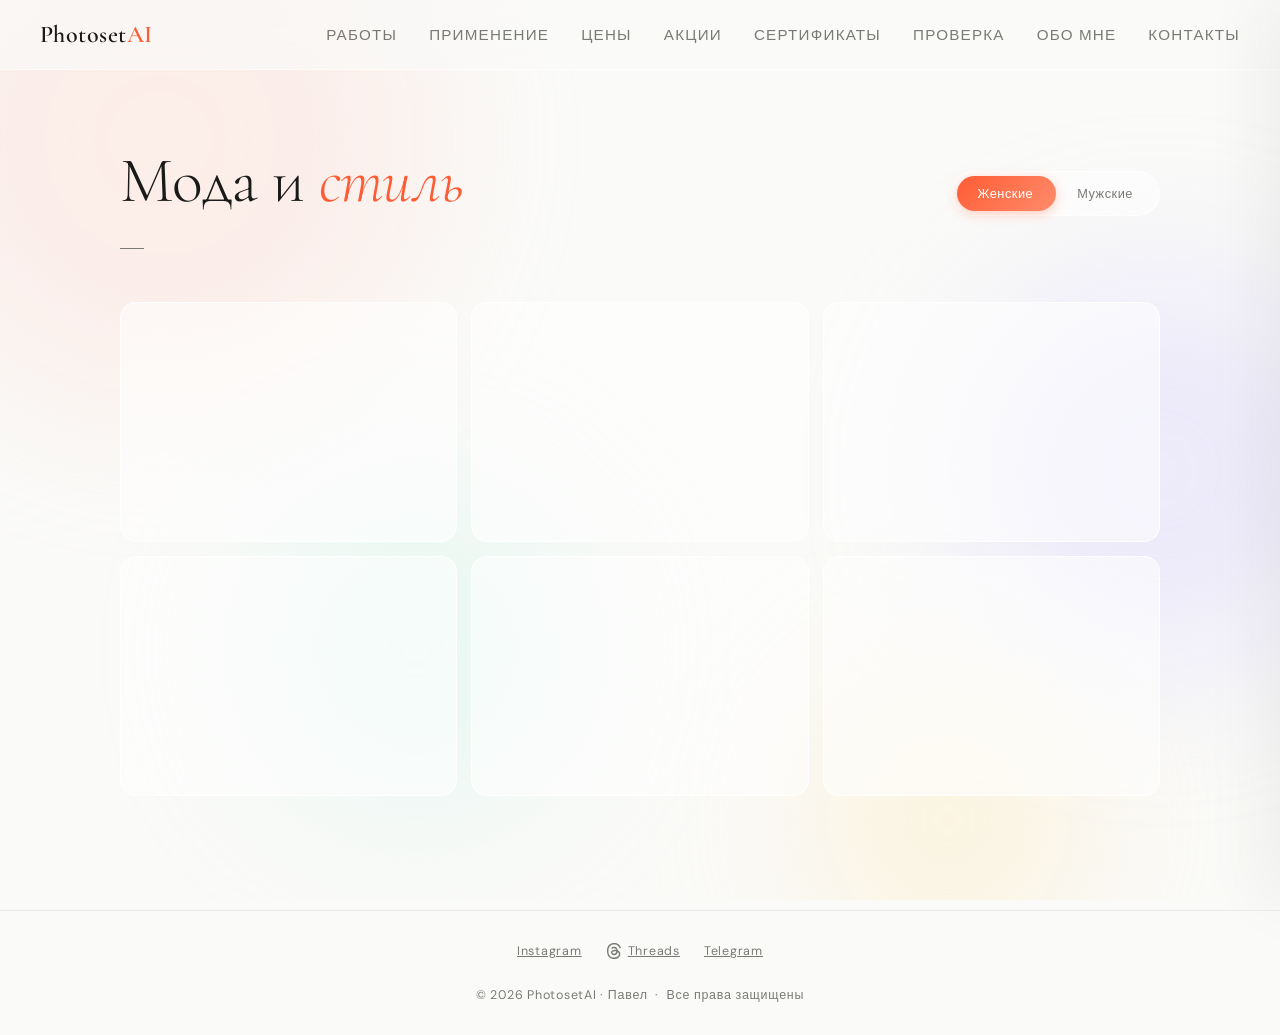
<file: category-fashion.html>
﻿<!DOCTYPE html>
<html lang="ru">
<head>
<meta charset="UTF-8">
<meta name="viewport" content="width=device-width, initial-scale=1.0">
<title>Мода и стиль — PhotosetAI</title>
<meta name="color-scheme" content="light dark">
<link rel="icon" type="image/svg+xml" href="psai_favicon.svg">
<link rel="preconnect" href="https://fonts.googleapis.com">
<link href="https://fonts.googleapis.com/css2?family=Cormorant+Garamond:ital,wght@0,300;0,400;0,600;1,300;1,400&family=DM+Sans:wght@300;400;500&display=swap" rel="stylesheet">
  <link rel="preconnect" href="https://i.postimg.cc">
  <link rel="stylesheet" href="assets/css/style.css?v=5">
<!-- Yandex.Metrika counter -->
<script type="text/javascript">
    (function(m,e,t,r,i,k,a){
        m[i]=m[i]||function(){(m[i].a=m[i].a||[]).push(arguments)};
        m[i].l=1*new Date();
        for (var j = 0; j < document.scripts.length; j++) {if (document.scripts[j].src === r) { return; }}
        k=e.createElement(t),a=e.getElementsByTagName(t)[0],k.async=1,k.src=r,a.parentNode.insertBefore(k,a)
    })(window, document,'script','https://mc.yandex.ru/metrika/tag.js?id=109234702', 'ym');

    ym(109234702, 'init', {ssr:true, webvisor:true, clickmap:true, ecommerce:"dataLayer", referrer: document.referrer, url: location.href, accurateTrackBounce:true, trackLinks:true});
</script>
<noscript><div><img src="https://mc.yandex.ru/watch/109234702" style="position:absolute; left:-9999px;" alt="" /></div></noscript>
<!-- /Yandex.Metrika counter -->
</head>
<body>
<div class="blob-wrap">
  <div class="blob blob-1"></div><div class="blob blob-2"></div>
  <div class="blob blob-3"></div><div class="blob blob-4"></div>
</div>
  <nav>
    <div class="nav-logo">Photoset<span>AI</span></div>
    <div class="nav-links">
      <a href="index.html#portfolio">Работы</a>
      <a href="index.html#usecases">Применение</a>
      <a href="index.html#pricing">Цены</a>
      <a href="index.html#promos">Акции</a>
      <a href="index.html#certificates">Сертификаты</a>
      <a href="verify.html">Проверка</a>
      <a href="index.html#about">Обо мне</a>
      <a href="index.html#contact">Контакты</a>
    </div>
    <button type="button" class="nav-mobile-btn" id="menuBtn" onclick="toggleMenu()" aria-label="Меню">
      <span></span><span></span><span></span>
    </button>
  </nav>

  <!-- Mobile Drawer -->
  <div class="drawer-overlay" id="drawerOverlay" onclick="toggleMenu()"></div>
  <div class="burger-drawer" id="burgerDrawer">
    <div class="drawer-links">
      <a href="index.html#portfolio" onclick="toggleMenu()">Работы</a>
      <a href="index.html#usecases" onclick="toggleMenu()">Применение</a>
      <a href="index.html#pricing" onclick="toggleMenu()">Цены</a>
      <a href="index.html#promos" onclick="toggleMenu()">Акции</a>
      <a href="index.html#certificates" onclick="toggleMenu()">Сертификаты</a>
      <a href="verify.html" onclick="toggleMenu()">Проверка</a>
      <a href="index.html#about" onclick="toggleMenu()">Обо мне</a>
      <a href="index.html#contact" onclick="toggleMenu()">Контакты</a>
    </div>
    <div class="drawer-footer">
      <div class="section-tag">Мы в соцсетях</div>
      <div class="drawer-socials">
        <a href="https://www.instagram.com/photo.set_ai/" target="_blank" class="social-icon" aria-label="Instagram">
          <svg width="20" height="20" viewBox="0 0 24 24" fill="none" stroke="currentColor" stroke-width="2" stroke-linecap="round" stroke-linejoin="round"><rect x="2" y="2" width="20" height="20" rx="5" ry="5"></rect><path d="M16 11.37A4 4 0 1 1 12.63 8 4 4 0 0 1 16 11.37z"></path><line x1="17.5" y1="6.5" x2="17.51" y2="6.5"></line></svg>
        </a>
        <a href="https://www.threads.com/@photo.set_ai?igshid=NTc4MTIwNjQ2YQ==" target="_blank" class="social-icon" aria-label="Threads">
          <span class="threads-icon"></span>
        </a>
        <a href="https://t.me/Mescallito" target="_blank" class="social-icon" aria-label="Telegram">
          <svg width="20" height="18" viewBox="0 0 26 22" fill="none"><path d="M1.5 10.5L24 1.5L17 20.5L11 13.5L1.5 10.5Z" stroke="currentColor" stroke-width="2" stroke-linejoin="round" /><path d="M11 13.5L15.5 9.5" stroke="currentColor" stroke-width="2" stroke-linecap="round" /></svg>
        </a>
      </div>
    </div>
  </div>
<div class="lightbox" id="lightbox" onclick="lbBgClose(event)">
  <div class="lb-inner">
    <button class="lb-close" onclick="lbClose()"><svg width="14" height="14" viewBox="0 0 14 14" fill="none"><path d="M1 1l12 12M13 1L1 13" stroke="currentColor" stroke-width="1.8" stroke-linecap="round"/></svg></button>
    <button class="lb-nav lb-prev" onclick="lbNav(-1)"><svg width="16" height="16" viewBox="0 0 16 16" fill="none"><path d="M10 3L5 8l5 5" stroke="currentColor" stroke-width="1.6" stroke-linecap="round" stroke-linejoin="round"/></svg></button>
    <button class="lb-nav lb-next" onclick="lbNav(1)"><svg width="16" height="16" viewBox="0 0 16 16" fill="none"><path d="M6 3l5 5-5 5" stroke="currentColor" stroke-width="1.6" stroke-linecap="round" stroke-linejoin="round"/></svg></button>
    <div class="lb-img" id="lbImg"></div>
    <div class="lb-dots" id="lbDots"></div>
  </div>
</div>
<main>
<header class="cat-header">
  <div class="cat-breadcrumb" id="breadcrumb"></div>
  <div class="cat-header-row">
    <h1 class="cat-title">Мода и <em>стиль</em></h1>
    <div class="gender-toggle" id="genderToggle">
      <div class="gender-slider" id="genderSlider"></div>
      <button type="button" class="gender-tab" data-gender="female" onclick="switchGender('female')">Женские</button>
      <button type="button" class="gender-tab" data-gender="male" onclick="switchGender('male')">Мужские</button>
    </div>
  </div>
  <p class="cat-desc" id="catDesc"></p>
  <span class="cat-count" id="photoCount"></span>
</header>
<div class="cat-grid" id="catGrid"></div>
</main>
  <!-- FOOTER -->
  <footer>
    <div class="footer-content">
      <div class="footer-socials">
        <a href="https://www.instagram.com/photo.set_ai/" target="_blank" aria-label="Instagram">Instagram</a>
        <a href="https://www.threads.com/@photo.set_ai?igshid=NTc4MTIwNjQ2YQ==" target="_blank" aria-label="Threads">
          <span class="threads-icon"></span>Threads
        </a>
        <a href="https://t.me/Mescallito" target="_blank" aria-label="Telegram">Telegram</a>
      </div>
      <div>© 2026 PhotosetAI · Павел &nbsp;·&nbsp; Все права защищены</div>
    </div>
  </footer>
<script>
    window.currentGender = "female";
    window.currentCategory = "fashion";
  </script>
<script src="assets/js/main.js"></script>
</body>
</html>
</file>
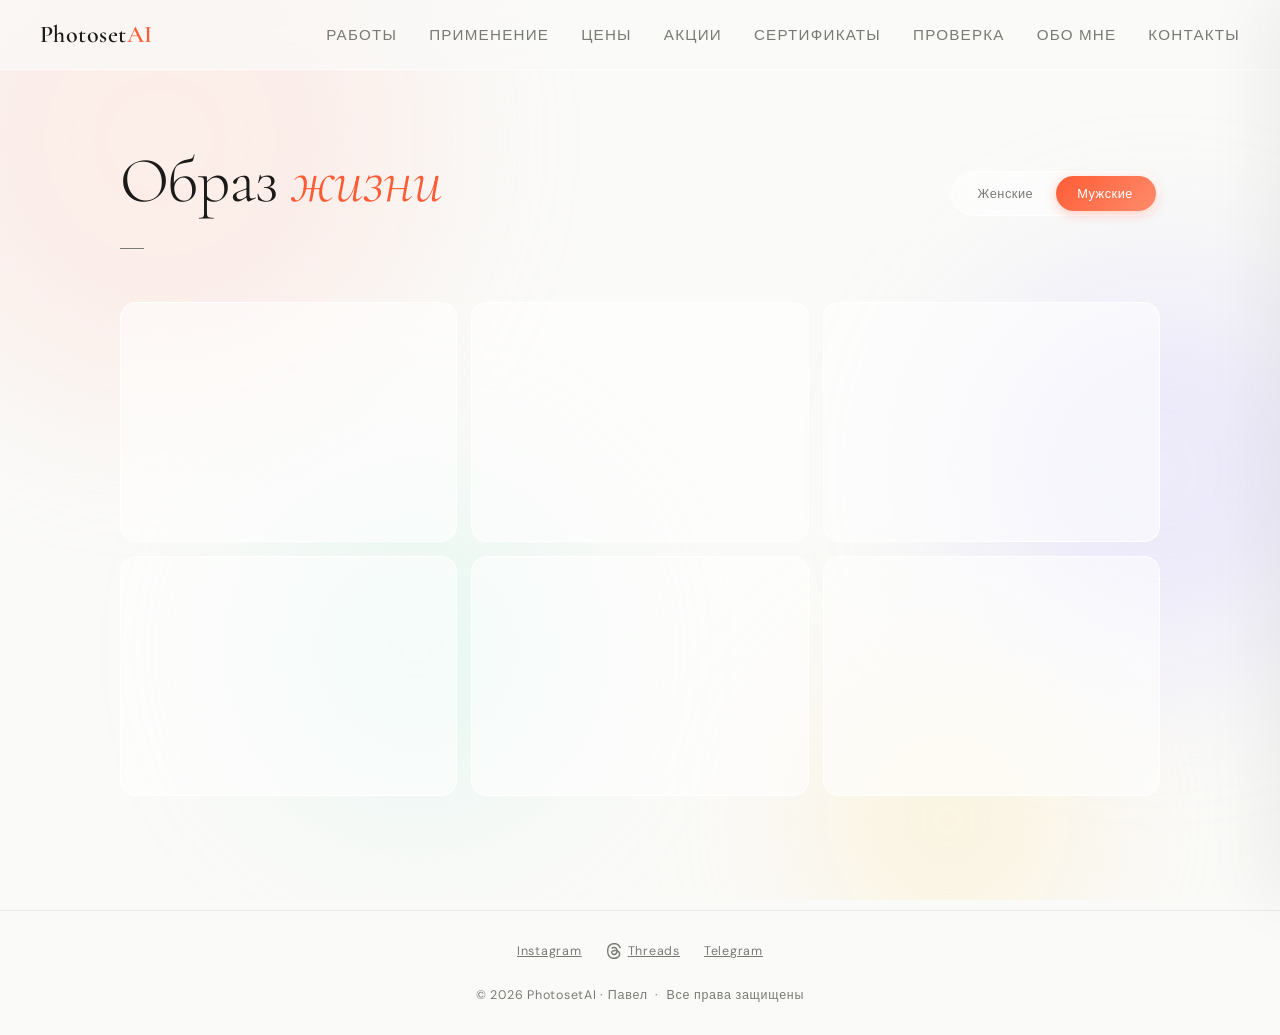
<file: category-lifestyle-male.html>
﻿<!DOCTYPE html>
<html lang="ru">
<head>
<meta charset="UTF-8">
<meta name="viewport" content="width=device-width, initial-scale=1.0">
<title>Образ жизни — PhotosetAI</title>
<meta name="color-scheme" content="light dark">
<link rel="icon" type="image/svg+xml" href="psai_favicon.svg">
<link rel="preconnect" href="https://fonts.googleapis.com">
<link href="https://fonts.googleapis.com/css2?family=Cormorant+Garamond:ital,wght@0,300;0,400;0,600;1,300;1,400&family=DM+Sans:wght@300;400;500&display=swap" rel="stylesheet">
  <link rel="preconnect" href="https://i.postimg.cc">
  <link rel="stylesheet" href="assets/css/style.css?v=5">
<!-- Yandex.Metrika counter -->
<script type="text/javascript">
    (function(m,e,t,r,i,k,a){
        m[i]=m[i]||function(){(m[i].a=m[i].a||[]).push(arguments)};
        m[i].l=1*new Date();
        for (var j = 0; j < document.scripts.length; j++) {if (document.scripts[j].src === r) { return; }}
        k=e.createElement(t),a=e.getElementsByTagName(t)[0],k.async=1,k.src=r,a.parentNode.insertBefore(k,a)
    })(window, document,'script','https://mc.yandex.ru/metrika/tag.js?id=109234702', 'ym');

    ym(109234702, 'init', {ssr:true, webvisor:true, clickmap:true, ecommerce:"dataLayer", referrer: document.referrer, url: location.href, accurateTrackBounce:true, trackLinks:true});
</script>
<noscript><div><img src="https://mc.yandex.ru/watch/109234702" style="position:absolute; left:-9999px;" alt="" /></div></noscript>
<!-- /Yandex.Metrika counter -->
</head>
<body>
<div class="blob-wrap">
  <div class="blob blob-1"></div><div class="blob blob-2"></div>
  <div class="blob blob-3"></div><div class="blob blob-4"></div>
</div>
  <nav>
    <div class="nav-logo">Photoset<span>AI</span></div>
    <div class="nav-links">
      <a href="index.html#portfolio">Работы</a>
      <a href="index.html#usecases">Применение</a>
      <a href="index.html#pricing">Цены</a>
      <a href="index.html#promos">Акции</a>
      <a href="index.html#certificates">Сертификаты</a>
      <a href="verify.html">Проверка</a>
      <a href="index.html#about">Обо мне</a>
      <a href="index.html#contact">Контакты</a>
    </div>
    <button type="button" class="nav-mobile-btn" id="menuBtn" onclick="toggleMenu()" aria-label="Меню">
      <span></span><span></span><span></span>
    </button>
  </nav>

  <!-- Mobile Drawer -->
  <div class="drawer-overlay" id="drawerOverlay" onclick="toggleMenu()"></div>
  <div class="burger-drawer" id="burgerDrawer">
    <div class="drawer-links">
      <a href="index.html#portfolio" onclick="toggleMenu()">Работы</a>
      <a href="index.html#usecases" onclick="toggleMenu()">Применение</a>
      <a href="index.html#pricing" onclick="toggleMenu()">Цены</a>
      <a href="index.html#promos" onclick="toggleMenu()">Акции</a>
      <a href="index.html#certificates" onclick="toggleMenu()">Сертификаты</a>
      <a href="verify.html" onclick="toggleMenu()">Проверка</a>
      <a href="index.html#about" onclick="toggleMenu()">Обо мне</a>
      <a href="index.html#contact" onclick="toggleMenu()">Контакты</a>
    </div>
    <div class="drawer-footer">
      <div class="section-tag">Мы в соцсетях</div>
      <div class="drawer-socials">
        <a href="https://www.instagram.com/photo.set_ai/" target="_blank" class="social-icon" aria-label="Instagram">
          <svg width="20" height="20" viewBox="0 0 24 24" fill="none" stroke="currentColor" stroke-width="2" stroke-linecap="round" stroke-linejoin="round"><rect x="2" y="2" width="20" height="20" rx="5" ry="5"></rect><path d="M16 11.37A4 4 0 1 1 12.63 8 4 4 0 0 1 16 11.37z"></path><line x1="17.5" y1="6.5" x2="17.51" y2="6.5"></line></svg>
        </a>
        <a href="https://www.threads.com/@photo.set_ai?igshid=NTc4MTIwNjQ2YQ==" target="_blank" class="social-icon" aria-label="Threads">
          <span class="threads-icon"></span>
        </a>
        <a href="https://t.me/Mescallito" target="_blank" class="social-icon" aria-label="Telegram">
          <svg width="20" height="18" viewBox="0 0 26 22" fill="none"><path d="M1.5 10.5L24 1.5L17 20.5L11 13.5L1.5 10.5Z" stroke="currentColor" stroke-width="2" stroke-linejoin="round" /><path d="M11 13.5L15.5 9.5" stroke="currentColor" stroke-width="2" stroke-linecap="round" /></svg>
        </a>
      </div>
    </div>
  </div>
<div class="lightbox" id="lightbox" onclick="lbBgClose(event)">
  <div class="lb-inner">
    <button class="lb-close" onclick="lbClose()"><svg width="14" height="14" viewBox="0 0 14 14" fill="none"><path d="M1 1l12 12M13 1L1 13" stroke="currentColor" stroke-width="1.8" stroke-linecap="round"/></svg></button>
    <button class="lb-nav lb-prev" onclick="lbNav(-1)"><svg width="16" height="16" viewBox="0 0 16 16" fill="none"><path d="M10 3L5 8l5 5" stroke="currentColor" stroke-width="1.6" stroke-linecap="round" stroke-linejoin="round"/></svg></button>
    <button class="lb-nav lb-next" onclick="lbNav(1)"><svg width="16" height="16" viewBox="0 0 16 16" fill="none"><path d="M6 3l5 5-5 5" stroke="currentColor" stroke-width="1.6" stroke-linecap="round" stroke-linejoin="round"/></svg></button>
    <div class="lb-img" id="lbImg"></div>
    <div class="lb-dots" id="lbDots"></div>
  </div>
</div>
<main>
<header class="cat-header">
  <div class="cat-breadcrumb" id="breadcrumb"></div>
  <div class="cat-header-row">
    <h1 class="cat-title">Образ <em>жизни</em></h1>
    <div class="gender-toggle" id="genderToggle">
      <div class="gender-slider" id="genderSlider"></div>
      <button type="button" class="gender-tab" data-gender="female" onclick="switchGender('female')">Женские</button>
      <button type="button" class="gender-tab" data-gender="male" onclick="switchGender('male')">Мужские</button>
    </div>
  </div>
  <p class="cat-desc" id="catDesc"></p>
  <span class="cat-count" id="photoCount"></span>
</header>
<div class="cat-grid" id="catGrid"></div>
</main>
  <!-- FOOTER -->
  <footer>
    <div class="footer-content">
      <div class="footer-socials">
        <a href="https://www.instagram.com/photo.set_ai/" target="_blank" aria-label="Instagram">Instagram</a>
        <a href="https://www.threads.com/@photo.set_ai?igshid=NTc4MTIwNjQ2YQ==" target="_blank" aria-label="Threads">
          <span class="threads-icon"></span>Threads
        </a>
        <a href="https://t.me/Mescallito" target="_blank" aria-label="Telegram">Telegram</a>
      </div>
      <div>© 2026 PhotosetAI · Павел &nbsp;·&nbsp; Все права защищены</div>
    </div>
  </footer>
<script>
    window.currentGender = "male";
    window.currentCategory = "lifestyle";
  </script>
<script src="assets/js/main.js"></script>
</body>
</html>
</file>
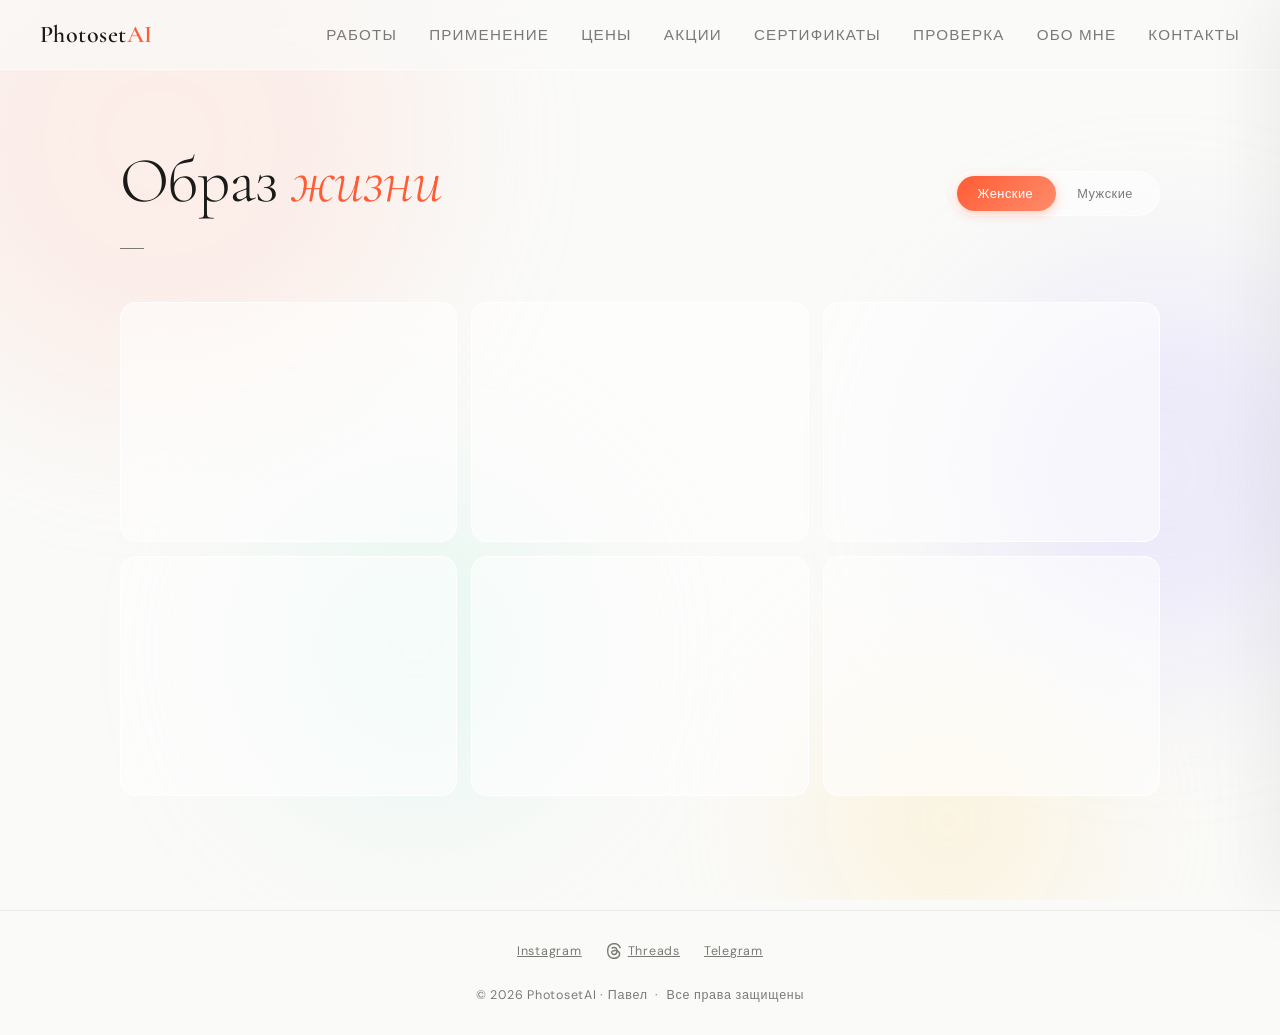
<file: category-lifestyle.html>
﻿<!DOCTYPE html>
<html lang="ru">
<head>
<meta charset="UTF-8">
<meta name="viewport" content="width=device-width, initial-scale=1.0">
<title>Образ жизни — PhotosetAI</title>
<meta name="color-scheme" content="light dark">
<link rel="icon" type="image/svg+xml" href="psai_favicon.svg">
<link rel="preconnect" href="https://fonts.googleapis.com">
<link href="https://fonts.googleapis.com/css2?family=Cormorant+Garamond:ital,wght@0,300;0,400;0,600;1,300;1,400&family=DM+Sans:wght@300;400;500&display=swap" rel="stylesheet">
  <link rel="preconnect" href="https://i.postimg.cc">
  <link rel="stylesheet" href="assets/css/style.css?v=5">
<!-- Yandex.Metrika counter -->
<script type="text/javascript">
    (function(m,e,t,r,i,k,a){
        m[i]=m[i]||function(){(m[i].a=m[i].a||[]).push(arguments)};
        m[i].l=1*new Date();
        for (var j = 0; j < document.scripts.length; j++) {if (document.scripts[j].src === r) { return; }}
        k=e.createElement(t),a=e.getElementsByTagName(t)[0],k.async=1,k.src=r,a.parentNode.insertBefore(k,a)
    })(window, document,'script','https://mc.yandex.ru/metrika/tag.js?id=109234702', 'ym');

    ym(109234702, 'init', {ssr:true, webvisor:true, clickmap:true, ecommerce:"dataLayer", referrer: document.referrer, url: location.href, accurateTrackBounce:true, trackLinks:true});
</script>
<noscript><div><img src="https://mc.yandex.ru/watch/109234702" style="position:absolute; left:-9999px;" alt="" /></div></noscript>
<!-- /Yandex.Metrika counter -->
</head>
<body>
<div class="blob-wrap">
  <div class="blob blob-1"></div><div class="blob blob-2"></div>
  <div class="blob blob-3"></div><div class="blob blob-4"></div>
</div>
  <nav>
    <div class="nav-logo">Photoset<span>AI</span></div>
    <div class="nav-links">
      <a href="index.html#portfolio">Работы</a>
      <a href="index.html#usecases">Применение</a>
      <a href="index.html#pricing">Цены</a>
      <a href="index.html#promos">Акции</a>
      <a href="index.html#certificates">Сертификаты</a>
      <a href="verify.html">Проверка</a>
      <a href="index.html#about">Обо мне</a>
      <a href="index.html#contact">Контакты</a>
    </div>
    <button type="button" class="nav-mobile-btn" id="menuBtn" onclick="toggleMenu()" aria-label="Меню">
      <span></span><span></span><span></span>
    </button>
  </nav>

  <!-- Mobile Drawer -->
  <div class="drawer-overlay" id="drawerOverlay" onclick="toggleMenu()"></div>
  <div class="burger-drawer" id="burgerDrawer">
    <div class="drawer-links">
      <a href="index.html#portfolio" onclick="toggleMenu()">Работы</a>
      <a href="index.html#usecases" onclick="toggleMenu()">Применение</a>
      <a href="index.html#pricing" onclick="toggleMenu()">Цены</a>
      <a href="index.html#promos" onclick="toggleMenu()">Акции</a>
      <a href="index.html#certificates" onclick="toggleMenu()">Сертификаты</a>
      <a href="verify.html" onclick="toggleMenu()">Проверка</a>
      <a href="index.html#about" onclick="toggleMenu()">Обо мне</a>
      <a href="index.html#contact" onclick="toggleMenu()">Контакты</a>
    </div>
    <div class="drawer-footer">
      <div class="section-tag">Мы в соцсетях</div>
      <div class="drawer-socials">
        <a href="https://www.instagram.com/photo.set_ai/" target="_blank" class="social-icon" aria-label="Instagram">
          <svg width="20" height="20" viewBox="0 0 24 24" fill="none" stroke="currentColor" stroke-width="2" stroke-linecap="round" stroke-linejoin="round"><rect x="2" y="2" width="20" height="20" rx="5" ry="5"></rect><path d="M16 11.37A4 4 0 1 1 12.63 8 4 4 0 0 1 16 11.37z"></path><line x1="17.5" y1="6.5" x2="17.51" y2="6.5"></line></svg>
        </a>
        <a href="https://www.threads.com/@photo.set_ai?igshid=NTc4MTIwNjQ2YQ==" target="_blank" class="social-icon" aria-label="Threads">
          <span class="threads-icon"></span>
        </a>
        <a href="https://t.me/Mescallito" target="_blank" class="social-icon" aria-label="Telegram">
          <svg width="20" height="18" viewBox="0 0 26 22" fill="none"><path d="M1.5 10.5L24 1.5L17 20.5L11 13.5L1.5 10.5Z" stroke="currentColor" stroke-width="2" stroke-linejoin="round" /><path d="M11 13.5L15.5 9.5" stroke="currentColor" stroke-width="2" stroke-linecap="round" /></svg>
        </a>
      </div>
    </div>
  </div>
<div class="lightbox" id="lightbox" onclick="lbBgClose(event)">
  <div class="lb-inner">
    <button class="lb-close" onclick="lbClose()"><svg width="14" height="14" viewBox="0 0 14 14" fill="none"><path d="M1 1l12 12M13 1L1 13" stroke="currentColor" stroke-width="1.8" stroke-linecap="round"/></svg></button>
    <button class="lb-nav lb-prev" onclick="lbNav(-1)"><svg width="16" height="16" viewBox="0 0 16 16" fill="none"><path d="M10 3L5 8l5 5" stroke="currentColor" stroke-width="1.6" stroke-linecap="round" stroke-linejoin="round"/></svg></button>
    <button class="lb-nav lb-next" onclick="lbNav(1)"><svg width="16" height="16" viewBox="0 0 16 16" fill="none"><path d="M6 3l5 5-5 5" stroke="currentColor" stroke-width="1.6" stroke-linecap="round" stroke-linejoin="round"/></svg></button>
    <div class="lb-img" id="lbImg"></div>
    <div class="lb-dots" id="lbDots"></div>
  </div>
</div>
<main>
<header class="cat-header">
  <div class="cat-breadcrumb" id="breadcrumb"></div>
  <div class="cat-header-row">
    <h1 class="cat-title">Образ <em>жизни</em></h1>
    <div class="gender-toggle" id="genderToggle">
      <div class="gender-slider" id="genderSlider"></div>
      <button type="button" class="gender-tab" data-gender="female" onclick="switchGender('female')">Женские</button>
      <button type="button" class="gender-tab" data-gender="male" onclick="switchGender('male')">Мужские</button>
    </div>
  </div>
  <p class="cat-desc" id="catDesc"></p>
  <span class="cat-count" id="photoCount"></span>
</header>
<div class="cat-grid" id="catGrid"></div>
</main>
  <!-- FOOTER -->
  <footer>
    <div class="footer-content">
      <div class="footer-socials">
        <a href="https://www.instagram.com/photo.set_ai/" target="_blank" aria-label="Instagram">Instagram</a>
        <a href="https://www.threads.com/@photo.set_ai?igshid=NTc4MTIwNjQ2YQ==" target="_blank" aria-label="Threads">
          <span class="threads-icon"></span>Threads
        </a>
        <a href="https://t.me/Mescallito" target="_blank" aria-label="Telegram">Telegram</a>
      </div>
      <div>© 2026 PhotosetAI · Павел &nbsp;·&nbsp; Все права защищены</div>
    </div>
  </footer>
<script>
    window.currentGender = "female";
    window.currentCategory = "lifestyle";
  </script>
<script src="assets/js/main.js"></script>
</body>
</html>
</file>
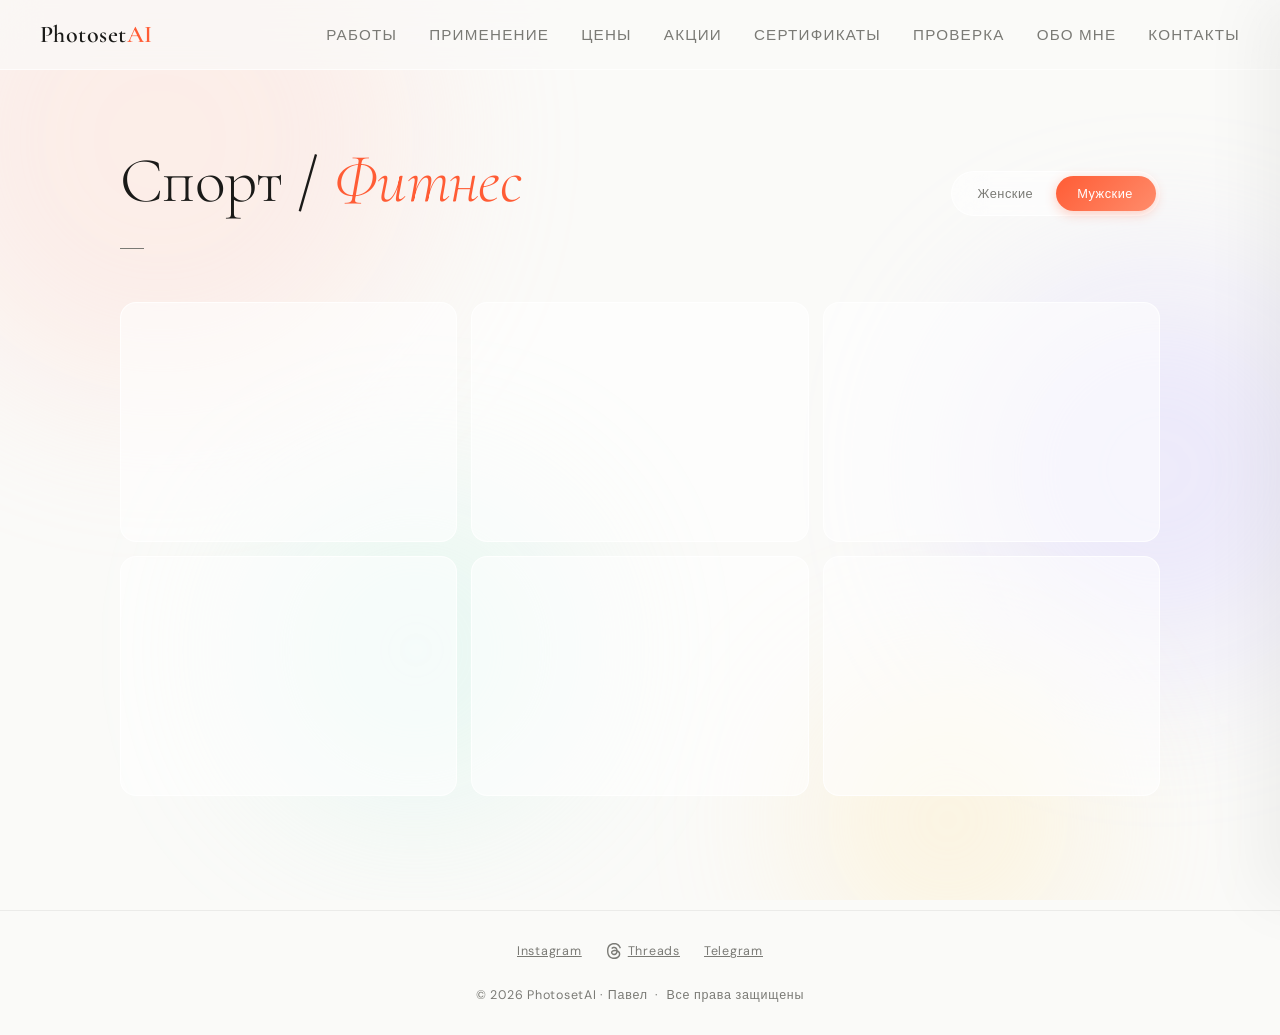
<file: category-sport-male.html>
﻿<!DOCTYPE html>
<html lang="ru">
<head>
<meta charset="UTF-8">
<meta name="viewport" content="width=device-width, initial-scale=1.0">
<title>Спорт / Фитнес — PhotosetAI</title>
<meta name="color-scheme" content="light dark">
<link rel="icon" type="image/svg+xml" href="psai_favicon.svg">
<link rel="preconnect" href="https://fonts.googleapis.com">
<link href="https://fonts.googleapis.com/css2?family=Cormorant+Garamond:ital,wght@0,300;0,400;0,600;1,300;1,400&family=DM+Sans:wght@300;400;500&display=swap" rel="stylesheet">
  <link rel="preconnect" href="https://i.postimg.cc">
  <link rel="stylesheet" href="assets/css/style.css?v=5">
<!-- Yandex.Metrika counter -->
<script type="text/javascript">
    (function(m,e,t,r,i,k,a){
        m[i]=m[i]||function(){(m[i].a=m[i].a||[]).push(arguments)};
        m[i].l=1*new Date();
        for (var j = 0; j < document.scripts.length; j++) {if (document.scripts[j].src === r) { return; }}
        k=e.createElement(t),a=e.getElementsByTagName(t)[0],k.async=1,k.src=r,a.parentNode.insertBefore(k,a)
    })(window, document,'script','https://mc.yandex.ru/metrika/tag.js?id=109234702', 'ym');

    ym(109234702, 'init', {ssr:true, webvisor:true, clickmap:true, ecommerce:"dataLayer", referrer: document.referrer, url: location.href, accurateTrackBounce:true, trackLinks:true});
</script>
<noscript><div><img src="https://mc.yandex.ru/watch/109234702" style="position:absolute; left:-9999px;" alt="" /></div></noscript>
<!-- /Yandex.Metrika counter -->
</head>
<body>
<div class="blob-wrap">
  <div class="blob blob-1"></div><div class="blob blob-2"></div>
  <div class="blob blob-3"></div><div class="blob blob-4"></div>
</div>
  <nav>
    <div class="nav-logo">Photoset<span>AI</span></div>
    <div class="nav-links">
      <a href="index.html#portfolio">Работы</a>
      <a href="index.html#usecases">Применение</a>
      <a href="index.html#pricing">Цены</a>
      <a href="index.html#promos">Акции</a>
      <a href="index.html#certificates">Сертификаты</a>
      <a href="verify.html">Проверка</a>
      <a href="index.html#about">Обо мне</a>
      <a href="index.html#contact">Контакты</a>
    </div>
    <button type="button" class="nav-mobile-btn" id="menuBtn" onclick="toggleMenu()" aria-label="Меню">
      <span></span><span></span><span></span>
    </button>
  </nav>

  <!-- Mobile Drawer -->
  <div class="drawer-overlay" id="drawerOverlay" onclick="toggleMenu()"></div>
  <div class="burger-drawer" id="burgerDrawer">
    <div class="drawer-links">
      <a href="index.html#portfolio" onclick="toggleMenu()">Работы</a>
      <a href="index.html#usecases" onclick="toggleMenu()">Применение</a>
      <a href="index.html#pricing" onclick="toggleMenu()">Цены</a>
      <a href="index.html#promos" onclick="toggleMenu()">Акции</a>
      <a href="index.html#certificates" onclick="toggleMenu()">Сертификаты</a>
      <a href="verify.html" onclick="toggleMenu()">Проверка</a>
      <a href="index.html#about" onclick="toggleMenu()">Обо мне</a>
      <a href="index.html#contact" onclick="toggleMenu()">Контакты</a>
    </div>
    <div class="drawer-footer">
      <div class="section-tag">Мы в соцсетях</div>
      <div class="drawer-socials">
        <a href="https://www.instagram.com/photo.set_ai/" target="_blank" class="social-icon" aria-label="Instagram">
          <svg width="20" height="20" viewBox="0 0 24 24" fill="none" stroke="currentColor" stroke-width="2" stroke-linecap="round" stroke-linejoin="round"><rect x="2" y="2" width="20" height="20" rx="5" ry="5"></rect><path d="M16 11.37A4 4 0 1 1 12.63 8 4 4 0 0 1 16 11.37z"></path><line x1="17.5" y1="6.5" x2="17.51" y2="6.5"></line></svg>
        </a>
        <a href="https://www.threads.com/@photo.set_ai?igshid=NTc4MTIwNjQ2YQ==" target="_blank" class="social-icon" aria-label="Threads">
          <span class="threads-icon"></span>
        </a>
        <a href="https://t.me/Mescallito" target="_blank" class="social-icon" aria-label="Telegram">
          <svg width="20" height="18" viewBox="0 0 26 22" fill="none"><path d="M1.5 10.5L24 1.5L17 20.5L11 13.5L1.5 10.5Z" stroke="currentColor" stroke-width="2" stroke-linejoin="round" /><path d="M11 13.5L15.5 9.5" stroke="currentColor" stroke-width="2" stroke-linecap="round" /></svg>
        </a>
      </div>
    </div>
  </div>
<div class="lightbox" id="lightbox" onclick="lbBgClose(event)">
  <div class="lb-inner">
    <button class="lb-close" onclick="lbClose()"><svg width="14" height="14" viewBox="0 0 14 14" fill="none"><path d="M1 1l12 12M13 1L1 13" stroke="currentColor" stroke-width="1.8" stroke-linecap="round"/></svg></button>
    <button class="lb-nav lb-prev" onclick="lbNav(-1)"><svg width="16" height="16" viewBox="0 0 16 16" fill="none"><path d="M10 3L5 8l5 5" stroke="currentColor" stroke-width="1.6" stroke-linecap="round" stroke-linejoin="round"/></svg></button>
    <button class="lb-nav lb-next" onclick="lbNav(1)"><svg width="16" height="16" viewBox="0 0 16 16" fill="none"><path d="M6 3l5 5-5 5" stroke="currentColor" stroke-width="1.6" stroke-linecap="round" stroke-linejoin="round"/></svg></button>
    <div class="lb-img" id="lbImg"></div>
    <div class="lb-dots" id="lbDots"></div>
  </div>
</div>
<main>
<header class="cat-header">
  <div class="cat-breadcrumb" id="breadcrumb"></div>
  <div class="cat-header-row">
    <h1 class="cat-title">Спорт / <em>Фитнес</em></h1>
    <div class="gender-toggle" id="genderToggle">
      <div class="gender-slider" id="genderSlider"></div>
      <button type="button" class="gender-tab" data-gender="female" onclick="switchGender('female')">Женские</button>
      <button type="button" class="gender-tab" data-gender="male" onclick="switchGender('male')">Мужские</button>
    </div>
  </div>
  <p class="cat-desc" id="catDesc"></p>
  <span class="cat-count" id="photoCount"></span>
</header>
<div class="cat-grid" id="catGrid"></div>
</main>
  <!-- FOOTER -->
  <footer>
    <div class="footer-content">
      <div class="footer-socials">
        <a href="https://www.instagram.com/photo.set_ai/" target="_blank" aria-label="Instagram">Instagram</a>
        <a href="https://www.threads.com/@photo.set_ai?igshid=NTc4MTIwNjQ2YQ==" target="_blank" aria-label="Threads">
          <span class="threads-icon"></span>Threads
        </a>
        <a href="https://t.me/Mescallito" target="_blank" aria-label="Telegram">Telegram</a>
      </div>
      <div>© 2026 PhotosetAI · Павел &nbsp;·&nbsp; Все права защищены</div>
    </div>
  </footer>
<script>
    window.currentGender = "male";
    window.currentCategory = "sport";
  </script>
<script src="assets/js/main.js"></script>
</body>
</html>
</file>
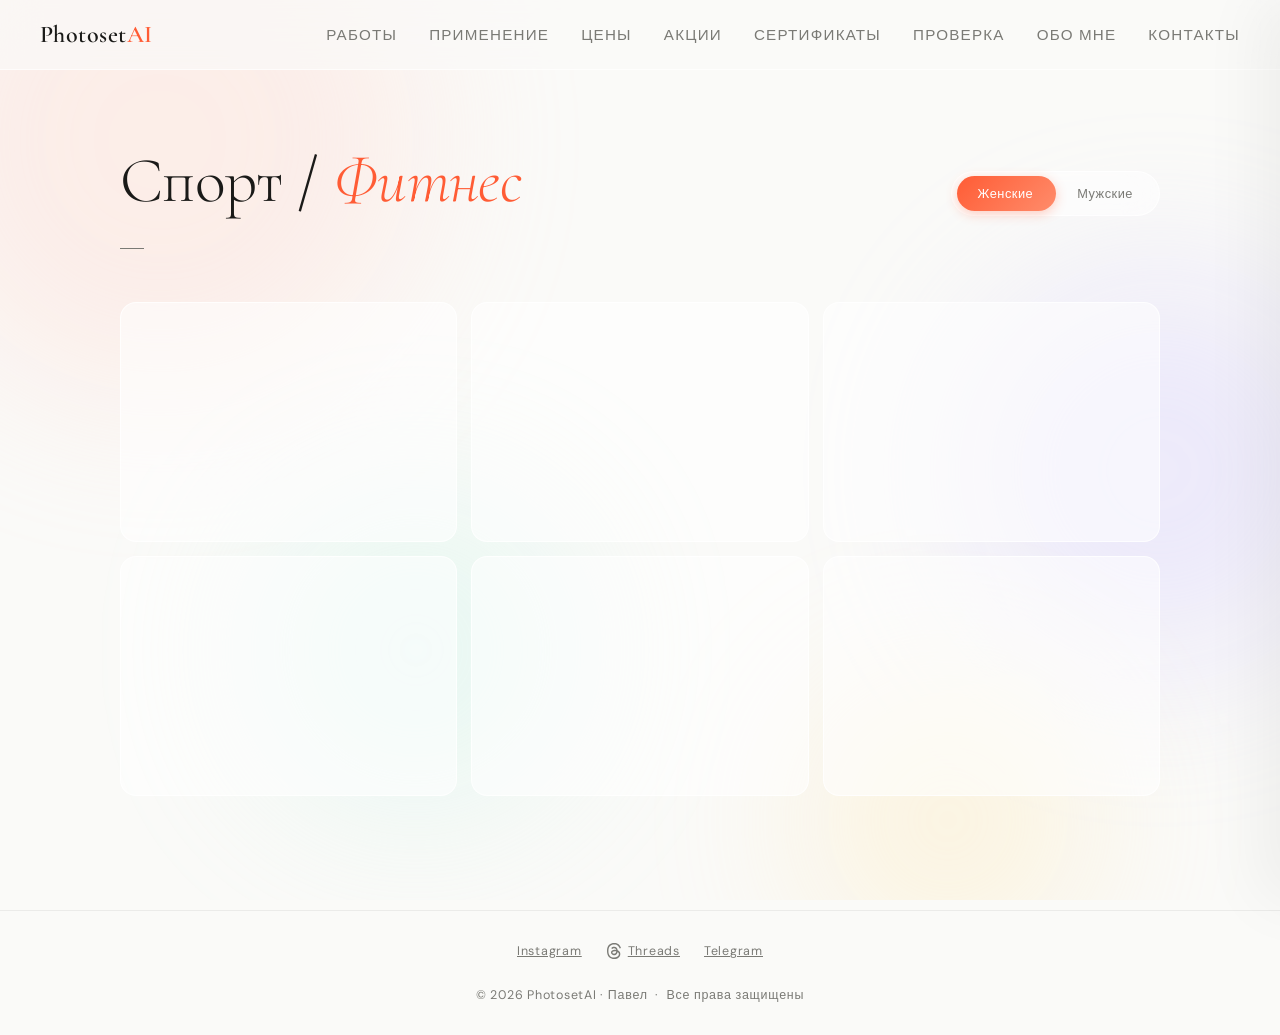
<file: category-sport.html>
﻿<!DOCTYPE html>
<html lang="ru">
<head>
<meta charset="UTF-8">
<meta name="viewport" content="width=device-width, initial-scale=1.0">
<title>Спорт / Фитнес — PhotosetAI</title>
<meta name="color-scheme" content="light dark">
<link rel="icon" type="image/svg+xml" href="psai_favicon.svg">
<link rel="preconnect" href="https://fonts.googleapis.com">
<link href="https://fonts.googleapis.com/css2?family=Cormorant+Garamond:ital,wght@0,300;0,400;0,600;1,300;1,400&family=DM+Sans:wght@300;400;500&display=swap" rel="stylesheet">
  <link rel="preconnect" href="https://i.postimg.cc">
  <link rel="stylesheet" href="assets/css/style.css?v=5">
<!-- Yandex.Metrika counter -->
<script type="text/javascript">
    (function(m,e,t,r,i,k,a){
        m[i]=m[i]||function(){(m[i].a=m[i].a||[]).push(arguments)};
        m[i].l=1*new Date();
        for (var j = 0; j < document.scripts.length; j++) {if (document.scripts[j].src === r) { return; }}
        k=e.createElement(t),a=e.getElementsByTagName(t)[0],k.async=1,k.src=r,a.parentNode.insertBefore(k,a)
    })(window, document,'script','https://mc.yandex.ru/metrika/tag.js?id=109234702', 'ym');

    ym(109234702, 'init', {ssr:true, webvisor:true, clickmap:true, ecommerce:"dataLayer", referrer: document.referrer, url: location.href, accurateTrackBounce:true, trackLinks:true});
</script>
<noscript><div><img src="https://mc.yandex.ru/watch/109234702" style="position:absolute; left:-9999px;" alt="" /></div></noscript>
<!-- /Yandex.Metrika counter -->
</head>
<body>
<div class="blob-wrap">
  <div class="blob blob-1"></div><div class="blob blob-2"></div>
  <div class="blob blob-3"></div><div class="blob blob-4"></div>
</div>
  <nav>
    <div class="nav-logo">Photoset<span>AI</span></div>
    <div class="nav-links">
      <a href="index.html#portfolio">Работы</a>
      <a href="index.html#usecases">Применение</a>
      <a href="index.html#pricing">Цены</a>
      <a href="index.html#promos">Акции</a>
      <a href="index.html#certificates">Сертификаты</a>
      <a href="verify.html">Проверка</a>
      <a href="index.html#about">Обо мне</a>
      <a href="index.html#contact">Контакты</a>
    </div>
    <button type="button" class="nav-mobile-btn" id="menuBtn" onclick="toggleMenu()" aria-label="Меню">
      <span></span><span></span><span></span>
    </button>
  </nav>

  <!-- Mobile Drawer -->
  <div class="drawer-overlay" id="drawerOverlay" onclick="toggleMenu()"></div>
  <div class="burger-drawer" id="burgerDrawer">
    <div class="drawer-links">
      <a href="index.html#portfolio" onclick="toggleMenu()">Работы</a>
      <a href="index.html#usecases" onclick="toggleMenu()">Применение</a>
      <a href="index.html#pricing" onclick="toggleMenu()">Цены</a>
      <a href="index.html#promos" onclick="toggleMenu()">Акции</a>
      <a href="index.html#certificates" onclick="toggleMenu()">Сертификаты</a>
      <a href="verify.html" onclick="toggleMenu()">Проверка</a>
      <a href="index.html#about" onclick="toggleMenu()">Обо мне</a>
      <a href="index.html#contact" onclick="toggleMenu()">Контакты</a>
    </div>
    <div class="drawer-footer">
      <div class="section-tag">Мы в соцсетях</div>
      <div class="drawer-socials">
        <a href="https://www.instagram.com/photo.set_ai/" target="_blank" class="social-icon" aria-label="Instagram">
          <svg width="20" height="20" viewBox="0 0 24 24" fill="none" stroke="currentColor" stroke-width="2" stroke-linecap="round" stroke-linejoin="round"><rect x="2" y="2" width="20" height="20" rx="5" ry="5"></rect><path d="M16 11.37A4 4 0 1 1 12.63 8 4 4 0 0 1 16 11.37z"></path><line x1="17.5" y1="6.5" x2="17.51" y2="6.5"></line></svg>
        </a>
        <a href="https://www.threads.com/@photo.set_ai?igshid=NTc4MTIwNjQ2YQ==" target="_blank" class="social-icon" aria-label="Threads">
          <span class="threads-icon"></span>
        </a>
        <a href="https://t.me/Mescallito" target="_blank" class="social-icon" aria-label="Telegram">
          <svg width="20" height="18" viewBox="0 0 26 22" fill="none"><path d="M1.5 10.5L24 1.5L17 20.5L11 13.5L1.5 10.5Z" stroke="currentColor" stroke-width="2" stroke-linejoin="round" /><path d="M11 13.5L15.5 9.5" stroke="currentColor" stroke-width="2" stroke-linecap="round" /></svg>
        </a>
      </div>
    </div>
  </div>
<div class="lightbox" id="lightbox" onclick="lbBgClose(event)">
  <div class="lb-inner">
    <button class="lb-close" onclick="lbClose()"><svg width="14" height="14" viewBox="0 0 14 14" fill="none"><path d="M1 1l12 12M13 1L1 13" stroke="currentColor" stroke-width="1.8" stroke-linecap="round"/></svg></button>
    <button class="lb-nav lb-prev" onclick="lbNav(-1)"><svg width="16" height="16" viewBox="0 0 16 16" fill="none"><path d="M10 3L5 8l5 5" stroke="currentColor" stroke-width="1.6" stroke-linecap="round" stroke-linejoin="round"/></svg></button>
    <button class="lb-nav lb-next" onclick="lbNav(1)"><svg width="16" height="16" viewBox="0 0 16 16" fill="none"><path d="M6 3l5 5-5 5" stroke="currentColor" stroke-width="1.6" stroke-linecap="round" stroke-linejoin="round"/></svg></button>
    <div class="lb-img" id="lbImg"></div>
    <div class="lb-dots" id="lbDots"></div>
  </div>
</div>
<main>
<header class="cat-header">
  <div class="cat-breadcrumb" id="breadcrumb"></div>
  <div class="cat-header-row">
    <h1 class="cat-title">Спорт / <em>Фитнес</em></h1>
    <div class="gender-toggle" id="genderToggle">
      <div class="gender-slider" id="genderSlider"></div>
      <button type="button" class="gender-tab" data-gender="female" onclick="switchGender('female')">Женские</button>
      <button type="button" class="gender-tab" data-gender="male" onclick="switchGender('male')">Мужские</button>
    </div>
  </div>
  <p class="cat-desc" id="catDesc"></p>
  <span class="cat-count" id="photoCount"></span>
</header>
<div class="cat-grid" id="catGrid"></div>
</main>
  <!-- FOOTER -->
  <footer>
    <div class="footer-content">
      <div class="footer-socials">
        <a href="https://www.instagram.com/photo.set_ai/" target="_blank" aria-label="Instagram">Instagram</a>
        <a href="https://www.threads.com/@photo.set_ai?igshid=NTc4MTIwNjQ2YQ==" target="_blank" aria-label="Threads">
          <span class="threads-icon"></span>Threads
        </a>
        <a href="https://t.me/Mescallito" target="_blank" aria-label="Telegram">Telegram</a>
      </div>
      <div>© 2026 PhotosetAI · Павел &nbsp;·&nbsp; Все права защищены</div>
    </div>
  </footer>
<script>
    window.currentGender = "female";
    window.currentCategory = "sport";
  </script>
<script src="assets/js/main.js"></script>
</body>
</html>
</file>
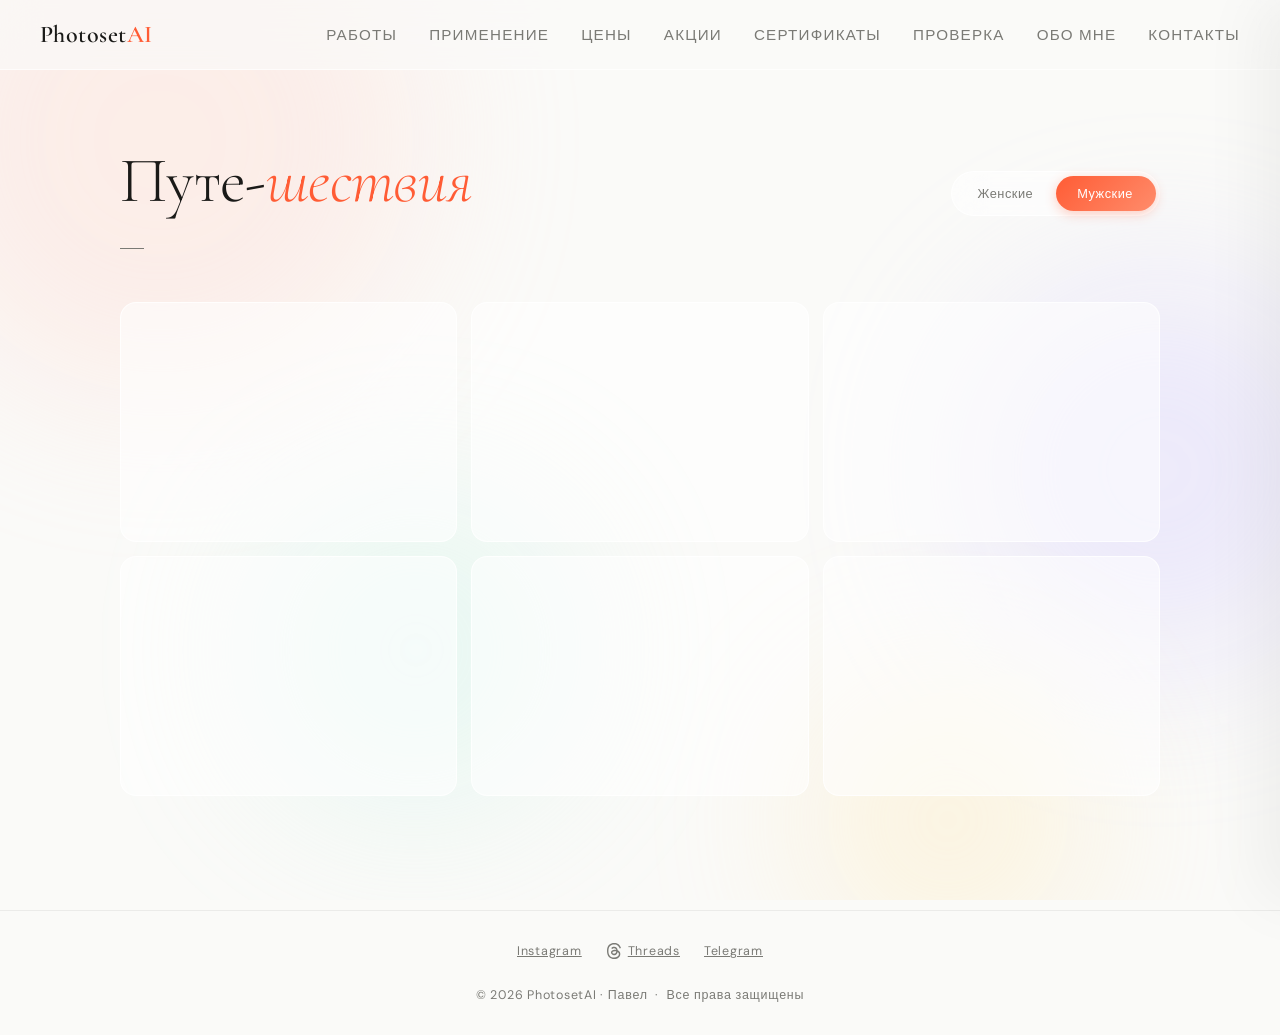
<file: category-travel-male.html>
﻿<!DOCTYPE html>
<html lang="ru">
<head>
<meta charset="UTF-8">
<meta name="viewport" content="width=device-width, initial-scale=1.0">
<title>Путешествия — PhotosetAI</title>
<meta name="color-scheme" content="light dark">
<link rel="icon" type="image/svg+xml" href="psai_favicon.svg">
<link rel="preconnect" href="https://fonts.googleapis.com">
<link href="https://fonts.googleapis.com/css2?family=Cormorant+Garamond:ital,wght@0,300;0,400;0,600;1,300;1,400&family=DM+Sans:wght@300;400;500&display=swap" rel="stylesheet">
  <link rel="preconnect" href="https://i.postimg.cc">
  <link rel="stylesheet" href="assets/css/style.css?v=5">
<!-- Yandex.Metrika counter -->
<script type="text/javascript">
    (function(m,e,t,r,i,k,a){
        m[i]=m[i]||function(){(m[i].a=m[i].a||[]).push(arguments)};
        m[i].l=1*new Date();
        for (var j = 0; j < document.scripts.length; j++) {if (document.scripts[j].src === r) { return; }}
        k=e.createElement(t),a=e.getElementsByTagName(t)[0],k.async=1,k.src=r,a.parentNode.insertBefore(k,a)
    })(window, document,'script','https://mc.yandex.ru/metrika/tag.js?id=109234702', 'ym');

    ym(109234702, 'init', {ssr:true, webvisor:true, clickmap:true, ecommerce:"dataLayer", referrer: document.referrer, url: location.href, accurateTrackBounce:true, trackLinks:true});
</script>
<noscript><div><img src="https://mc.yandex.ru/watch/109234702" style="position:absolute; left:-9999px;" alt="" /></div></noscript>
<!-- /Yandex.Metrika counter -->
</head>
<body>
<div class="blob-wrap">
  <div class="blob blob-1"></div><div class="blob blob-2"></div>
  <div class="blob blob-3"></div><div class="blob blob-4"></div>
</div>
  <nav>
    <div class="nav-logo">Photoset<span>AI</span></div>
    <div class="nav-links">
      <a href="index.html#portfolio">Работы</a>
      <a href="index.html#usecases">Применение</a>
      <a href="index.html#pricing">Цены</a>
      <a href="index.html#promos">Акции</a>
      <a href="index.html#certificates">Сертификаты</a>
      <a href="verify.html">Проверка</a>
      <a href="index.html#about">Обо мне</a>
      <a href="index.html#contact">Контакты</a>
    </div>
    <button type="button" class="nav-mobile-btn" id="menuBtn" onclick="toggleMenu()" aria-label="Меню">
      <span></span><span></span><span></span>
    </button>
  </nav>

  <!-- Mobile Drawer -->
  <div class="drawer-overlay" id="drawerOverlay" onclick="toggleMenu()"></div>
  <div class="burger-drawer" id="burgerDrawer">
    <div class="drawer-links">
      <a href="index.html#portfolio" onclick="toggleMenu()">Работы</a>
      <a href="index.html#usecases" onclick="toggleMenu()">Применение</a>
      <a href="index.html#pricing" onclick="toggleMenu()">Цены</a>
      <a href="index.html#promos" onclick="toggleMenu()">Акции</a>
      <a href="index.html#certificates" onclick="toggleMenu()">Сертификаты</a>
      <a href="verify.html" onclick="toggleMenu()">Проверка</a>
      <a href="index.html#about" onclick="toggleMenu()">Обо мне</a>
      <a href="index.html#contact" onclick="toggleMenu()">Контакты</a>
    </div>
    <div class="drawer-footer">
      <div class="section-tag">Мы в соцсетях</div>
      <div class="drawer-socials">
        <a href="https://www.instagram.com/photo.set_ai/" target="_blank" class="social-icon" aria-label="Instagram">
          <svg width="20" height="20" viewBox="0 0 24 24" fill="none" stroke="currentColor" stroke-width="2" stroke-linecap="round" stroke-linejoin="round"><rect x="2" y="2" width="20" height="20" rx="5" ry="5"></rect><path d="M16 11.37A4 4 0 1 1 12.63 8 4 4 0 0 1 16 11.37z"></path><line x1="17.5" y1="6.5" x2="17.51" y2="6.5"></line></svg>
        </a>
        <a href="https://www.threads.com/@photo.set_ai?igshid=NTc4MTIwNjQ2YQ==" target="_blank" class="social-icon" aria-label="Threads">
          <span class="threads-icon"></span>
        </a>
        <a href="https://t.me/Mescallito" target="_blank" class="social-icon" aria-label="Telegram">
          <svg width="20" height="18" viewBox="0 0 26 22" fill="none"><path d="M1.5 10.5L24 1.5L17 20.5L11 13.5L1.5 10.5Z" stroke="currentColor" stroke-width="2" stroke-linejoin="round" /><path d="M11 13.5L15.5 9.5" stroke="currentColor" stroke-width="2" stroke-linecap="round" /></svg>
        </a>
      </div>
    </div>
  </div>
<div class="lightbox" id="lightbox" onclick="lbBgClose(event)">
  <div class="lb-inner">
    <button class="lb-close" onclick="lbClose()"><svg width="14" height="14" viewBox="0 0 14 14" fill="none"><path d="M1 1l12 12M13 1L1 13" stroke="currentColor" stroke-width="1.8" stroke-linecap="round"/></svg></button>
    <button class="lb-nav lb-prev" onclick="lbNav(-1)"><svg width="16" height="16" viewBox="0 0 16 16" fill="none"><path d="M10 3L5 8l5 5" stroke="currentColor" stroke-width="1.6" stroke-linecap="round" stroke-linejoin="round"/></svg></button>
    <button class="lb-nav lb-next" onclick="lbNav(1)"><svg width="16" height="16" viewBox="0 0 16 16" fill="none"><path d="M6 3l5 5-5 5" stroke="currentColor" stroke-width="1.6" stroke-linecap="round" stroke-linejoin="round"/></svg></button>
    <div class="lb-img" id="lbImg"></div>
    <div class="lb-dots" id="lbDots"></div>
  </div>
</div>
<main>
<header class="cat-header">
  <div class="cat-breadcrumb" id="breadcrumb"></div>
  <div class="cat-header-row">
    <h1 class="cat-title">Путе-<em>шествия</em></h1>
    <div class="gender-toggle" id="genderToggle">
      <div class="gender-slider" id="genderSlider"></div>
      <button type="button" class="gender-tab" data-gender="female" onclick="switchGender('female')">Женские</button>
      <button type="button" class="gender-tab" data-gender="male" onclick="switchGender('male')">Мужские</button>
    </div>
  </div>
  <p class="cat-desc" id="catDesc"></p>
  <span class="cat-count" id="photoCount"></span>
</header>
<div class="cat-grid" id="catGrid"></div>
</main>
  <!-- FOOTER -->
  <footer>
    <div class="footer-content">
      <div class="footer-socials">
        <a href="https://www.instagram.com/photo.set_ai/" target="_blank" aria-label="Instagram">Instagram</a>
        <a href="https://www.threads.com/@photo.set_ai?igshid=NTc4MTIwNjQ2YQ==" target="_blank" aria-label="Threads">
          <span class="threads-icon"></span>Threads
        </a>
        <a href="https://t.me/Mescallito" target="_blank" aria-label="Telegram">Telegram</a>
      </div>
      <div>© 2026 PhotosetAI · Павел &nbsp;·&nbsp; Все права защищены</div>
    </div>
  </footer>
<script>
    window.currentGender = "male";
    window.currentCategory = "travel";
  </script>
<script src="assets/js/main.js"></script>
</body>
</html>
</file>
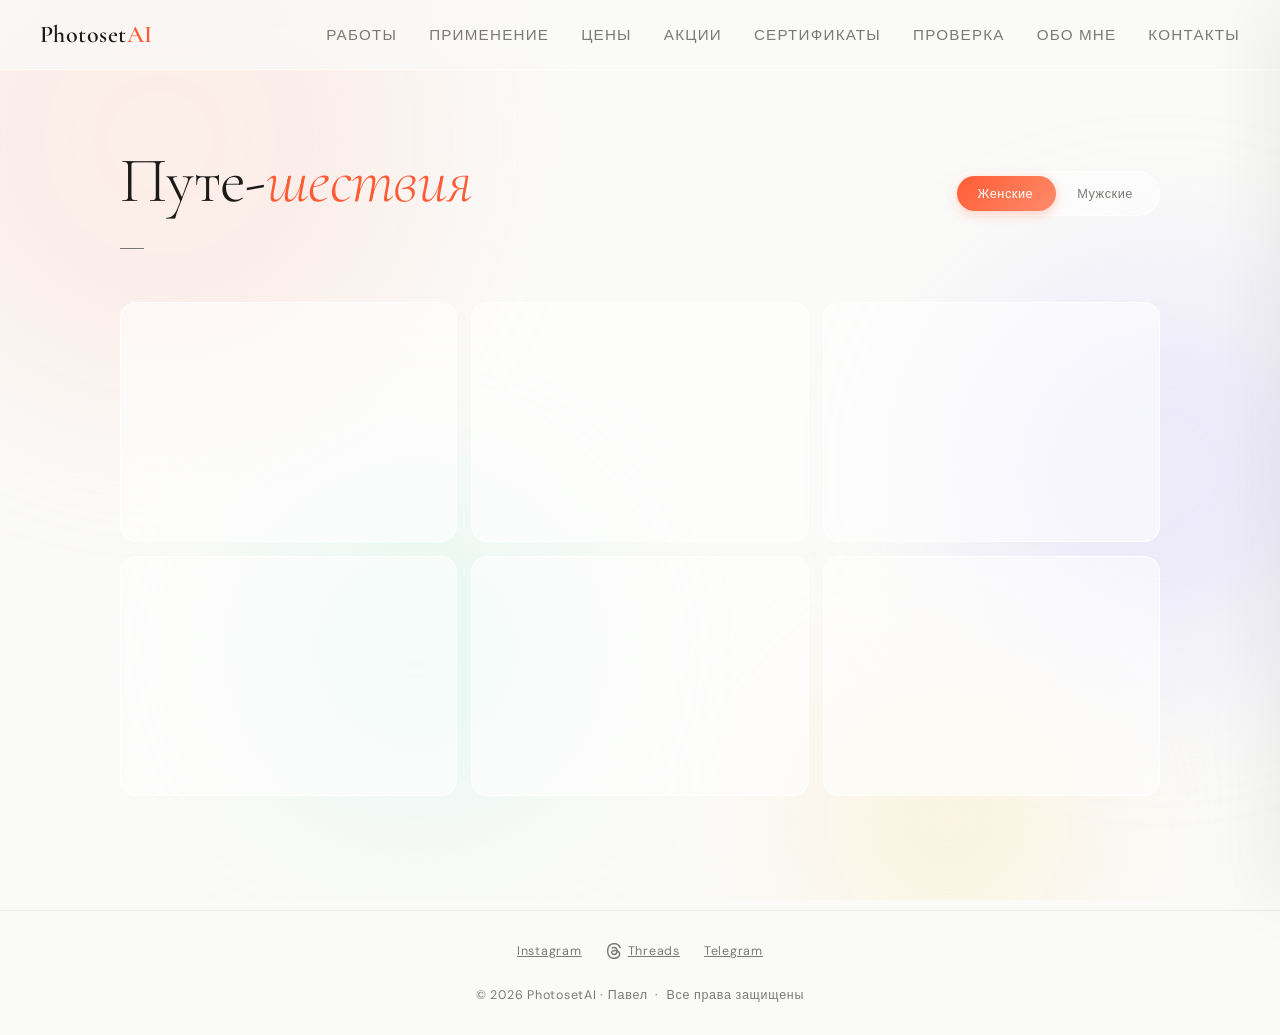
<file: category-travel.html>
﻿<!DOCTYPE html>
<html lang="ru">
<head>
<meta charset="UTF-8">
<meta name="viewport" content="width=device-width, initial-scale=1.0">
<title>Путешествия — PhotosetAI</title>
<meta name="color-scheme" content="light dark">
<link rel="icon" type="image/svg+xml" href="psai_favicon.svg">
<link rel="preconnect" href="https://fonts.googleapis.com">
<link href="https://fonts.googleapis.com/css2?family=Cormorant+Garamond:ital,wght@0,300;0,400;0,600;1,300;1,400&family=DM+Sans:wght@300;400;500&display=swap" rel="stylesheet">
  <link rel="preconnect" href="https://i.postimg.cc">
  <link rel="stylesheet" href="assets/css/style.css?v=5">
<!-- Yandex.Metrika counter -->
<script type="text/javascript">
    (function(m,e,t,r,i,k,a){
        m[i]=m[i]||function(){(m[i].a=m[i].a||[]).push(arguments)};
        m[i].l=1*new Date();
        for (var j = 0; j < document.scripts.length; j++) {if (document.scripts[j].src === r) { return; }}
        k=e.createElement(t),a=e.getElementsByTagName(t)[0],k.async=1,k.src=r,a.parentNode.insertBefore(k,a)
    })(window, document,'script','https://mc.yandex.ru/metrika/tag.js?id=109234702', 'ym');

    ym(109234702, 'init', {ssr:true, webvisor:true, clickmap:true, ecommerce:"dataLayer", referrer: document.referrer, url: location.href, accurateTrackBounce:true, trackLinks:true});
</script>
<noscript><div><img src="https://mc.yandex.ru/watch/109234702" style="position:absolute; left:-9999px;" alt="" /></div></noscript>
<!-- /Yandex.Metrika counter -->
</head>
<body>
<div class="blob-wrap">
  <div class="blob blob-1"></div><div class="blob blob-2"></div>
  <div class="blob blob-3"></div><div class="blob blob-4"></div>
</div>
  <nav>
    <div class="nav-logo">Photoset<span>AI</span></div>
    <div class="nav-links">
      <a href="index.html#portfolio">Работы</a>
      <a href="index.html#usecases">Применение</a>
      <a href="index.html#pricing">Цены</a>
      <a href="index.html#promos">Акции</a>
      <a href="index.html#certificates">Сертификаты</a>
      <a href="verify.html">Проверка</a>
      <a href="index.html#about">Обо мне</a>
      <a href="index.html#contact">Контакты</a>
    </div>
    <button type="button" class="nav-mobile-btn" id="menuBtn" onclick="toggleMenu()" aria-label="Меню">
      <span></span><span></span><span></span>
    </button>
  </nav>

  <!-- Mobile Drawer -->
  <div class="drawer-overlay" id="drawerOverlay" onclick="toggleMenu()"></div>
  <div class="burger-drawer" id="burgerDrawer">
    <div class="drawer-links">
      <a href="index.html#portfolio" onclick="toggleMenu()">Работы</a>
      <a href="index.html#usecases" onclick="toggleMenu()">Применение</a>
      <a href="index.html#pricing" onclick="toggleMenu()">Цены</a>
      <a href="index.html#promos" onclick="toggleMenu()">Акции</a>
      <a href="index.html#certificates" onclick="toggleMenu()">Сертификаты</a>
      <a href="verify.html" onclick="toggleMenu()">Проверка</a>
      <a href="index.html#about" onclick="toggleMenu()">Обо мне</a>
      <a href="index.html#contact" onclick="toggleMenu()">Контакты</a>
    </div>
    <div class="drawer-footer">
      <div class="section-tag">Мы в соцсетях</div>
      <div class="drawer-socials">
        <a href="https://www.instagram.com/photo.set_ai/" target="_blank" class="social-icon" aria-label="Instagram">
          <svg width="20" height="20" viewBox="0 0 24 24" fill="none" stroke="currentColor" stroke-width="2" stroke-linecap="round" stroke-linejoin="round"><rect x="2" y="2" width="20" height="20" rx="5" ry="5"></rect><path d="M16 11.37A4 4 0 1 1 12.63 8 4 4 0 0 1 16 11.37z"></path><line x1="17.5" y1="6.5" x2="17.51" y2="6.5"></line></svg>
        </a>
        <a href="https://www.threads.com/@photo.set_ai?igshid=NTc4MTIwNjQ2YQ==" target="_blank" class="social-icon" aria-label="Threads">
          <span class="threads-icon"></span>
        </a>
        <a href="https://t.me/Mescallito" target="_blank" class="social-icon" aria-label="Telegram">
          <svg width="20" height="18" viewBox="0 0 26 22" fill="none"><path d="M1.5 10.5L24 1.5L17 20.5L11 13.5L1.5 10.5Z" stroke="currentColor" stroke-width="2" stroke-linejoin="round" /><path d="M11 13.5L15.5 9.5" stroke="currentColor" stroke-width="2" stroke-linecap="round" /></svg>
        </a>
      </div>
    </div>
  </div>
<div class="lightbox" id="lightbox" onclick="lbBgClose(event)">
  <div class="lb-inner">
    <button class="lb-close" onclick="lbClose()"><svg width="14" height="14" viewBox="0 0 14 14" fill="none"><path d="M1 1l12 12M13 1L1 13" stroke="currentColor" stroke-width="1.8" stroke-linecap="round"/></svg></button>
    <button class="lb-nav lb-prev" onclick="lbNav(-1)"><svg width="16" height="16" viewBox="0 0 16 16" fill="none"><path d="M10 3L5 8l5 5" stroke="currentColor" stroke-width="1.6" stroke-linecap="round" stroke-linejoin="round"/></svg></button>
    <button class="lb-nav lb-next" onclick="lbNav(1)"><svg width="16" height="16" viewBox="0 0 16 16" fill="none"><path d="M6 3l5 5-5 5" stroke="currentColor" stroke-width="1.6" stroke-linecap="round" stroke-linejoin="round"/></svg></button>
    <div class="lb-img" id="lbImg"></div>
    <div class="lb-dots" id="lbDots"></div>
  </div>
</div>
<main>
<header class="cat-header">
  <div class="cat-breadcrumb" id="breadcrumb"></div>
  <div class="cat-header-row">
    <h1 class="cat-title">Путе-<em>шествия</em></h1>
    <div class="gender-toggle" id="genderToggle">
      <div class="gender-slider" id="genderSlider"></div>
      <button type="button" class="gender-tab" data-gender="female" onclick="switchGender('female')">Женские</button>
      <button type="button" class="gender-tab" data-gender="male" onclick="switchGender('male')">Мужские</button>
    </div>
  </div>
  <p class="cat-desc" id="catDesc"></p>
  <span class="cat-count" id="photoCount"></span>
</header>
<div class="cat-grid" id="catGrid"></div>
</main>
  <!-- FOOTER -->
  <footer>
    <div class="footer-content">
      <div class="footer-socials">
        <a href="https://www.instagram.com/photo.set_ai/" target="_blank" aria-label="Instagram">Instagram</a>
        <a href="https://www.threads.com/@photo.set_ai?igshid=NTc4MTIwNjQ2YQ==" target="_blank" aria-label="Threads">
          <span class="threads-icon"></span>Threads
        </a>
        <a href="https://t.me/Mescallito" target="_blank" aria-label="Telegram">Telegram</a>
      </div>
      <div>© 2026 PhotosetAI · Павел &nbsp;·&nbsp; Все права защищены</div>
    </div>
  </footer>
<script>
    window.currentGender = "female";
    window.currentCategory = "travel";
  </script>
<script src="assets/js/main.js"></script>
</body>
</html>
</file>
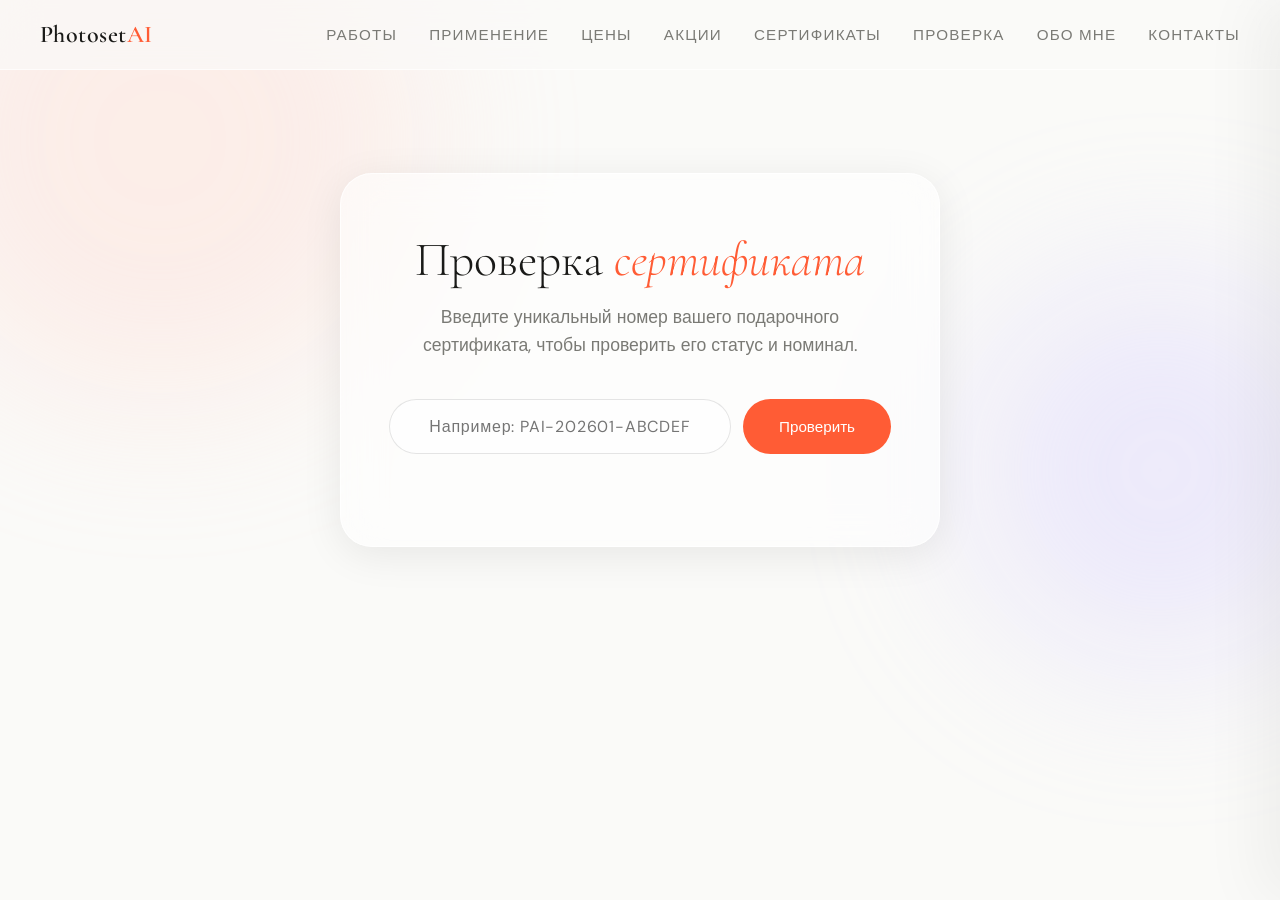
<file: verify.html>
<!DOCTYPE html>
<html lang="ru">

<head>
  <meta charset="UTF-8">
  <meta name="viewport" content="width=device-width, initial-scale=1.0">
  <title>Проверка сертификата | PhotosetAI</title>
  <link rel="icon" type="image/svg+xml" href="psai_favicon.svg">
  <link rel="preconnect" href="https://fonts.googleapis.com">
  <link rel="preconnect" href="https://fonts.gstatic.com" crossorigin>
  <link
    href="https://fonts.googleapis.com/css2?family=Cormorant+Garamond:ital,wght@0,300;0,400;0,500;0,600;1,400;1,600&family=DM+Sans:opsz,wght@9..40,300;9..40,400;9..40,500;9..40,600&display=swap"
    rel="stylesheet">
  <link rel="stylesheet" href="assets/css/style.css">
  <style>
    #verify {
      min-height: 80vh;
      display: flex;
      flex-direction: column;
      justify-content: center;
      align-items: center;
      padding: 120px 20px;
    }

    .verify-card {
      background: var(--glass-bg);
      backdrop-filter: blur(20px);
      -webkit-backdrop-filter: blur(20px);
      border: 1px solid var(--glass-border);
      border-radius: 32px;
      padding: 60px 48px;
      box-shadow: var(--glass-shadow);
      max-width: 600px;
      width: 100%;
      text-align: center;
      position: relative;
      overflow: hidden;
    }

    .verify-title {
      font-family: 'Cormorant Garamond', serif;
      font-size: clamp(2rem, 4vw, 3rem);
      font-weight: 300;
      margin-bottom: 16px;
      line-height: 1.1;
    }

    .verify-title em {
      font-style: italic;
      color: var(--accent);
    }

    .verify-desc {
      font-size: 1.1rem;
      color: var(--muted);
      margin-bottom: 40px;
      line-height: 1.6;
    }

    .verify-form {
      display: flex;
      gap: 12px;
      margin-bottom: 32px;
    }

    @media (max-width: 500px) {
      .verify-form {
        flex-direction: column;
      }
    }

    .verify-input {
      flex: 1;
      padding: 16px 24px;
      border: 1px solid rgba(0, 0, 0, 0.1);
      border-radius: 100px;
      font-family: inherit;
      font-size: 1rem;
      background: rgba(255, 255, 255, 0.6);
      transition: all 0.3s;
      text-align: center;
      letter-spacing: 0.05em;
    }

    .verify-input:focus {
      outline: none;
      border-color: var(--accent);
      background: #fff;
      box-shadow: 0 4px 15px rgba(255, 92, 53, 0.1);
    }

    .verify-btn {
      padding: 16px 36px;
      border-radius: 100px;
      background: var(--accent);
      color: #fff;
      font-size: 0.95rem;
      font-weight: 500;
      border: none;
      cursor: pointer;
      transition: transform 0.2s, box-shadow 0.2s;
    }

    .verify-btn:hover {
      transform: translateY(-2px);
      box-shadow: 0 6px 20px rgba(255, 92, 53, 0.3);
    }

    .verify-btn:disabled {
      background: #ccc;
      cursor: not-allowed;
      transform: none;
      box-shadow: none;
    }

    /* Result states */
    .verify-result {
      display: none;
      padding-top: 32px;
      border-top: 1px solid rgba(0, 0, 0, 0.08);
      animation: fadeup 0.5s forwards;
    }

    .result-icon {
      width: 64px;
      height: 64px;
      border-radius: 50%;
      display: flex;
      align-items: center;
      justify-content: center;
      margin: 0 auto 20px;
      font-size: 1.8rem;
    }

    .status-active .result-icon {
      background: rgba(13, 207, 170, 0.15);
      color: #0DCFAA;
    }

    .status-used .result-icon {
      background: rgba(245, 158, 11, 0.15);
      color: #F59E0B;
    }

    .status-error .result-icon {
      background: rgba(255, 92, 53, 0.15);
      color: #FF5C35;
    }

    .result-title {
      font-family: 'Cormorant Garamond', serif;
      font-size: 2rem;
      font-weight: 500;
      margin-bottom: 8px;
    }

    .status-active .result-title {
      color: #0DCFAA;
    }

    .status-used .result-title {
      color: #F59E0B;
    }

    .status-error .result-title {
      color: #FF5C35;
    }

    .result-info {
      background: rgba(255, 255, 255, 0.5);
      border-radius: 16px;
      padding: 24px;
      margin-top: 24px;
      text-align: left;
    }

    .info-row {
      display: flex;
      justify-content: space-between;
      margin-bottom: 12px;
      padding-bottom: 12px;
      border-bottom: 1px solid rgba(0, 0, 0, 0.05);
    }

    .info-row:last-child {
      margin-bottom: 0;
      padding-bottom: 0;
      border-bottom: none;
    }

    .info-label {
      font-size: 0.8rem;
      color: var(--muted);
      text-transform: uppercase;
      letter-spacing: 0.1em;
    }

    .info-value {
      font-size: 1rem;
      font-weight: 500;
      color: var(--text);
    }

    .loader {
      display: none;
      width: 24px;
      height: 24px;
      border: 3px solid rgba(255, 255, 255, 0.3);
      border-radius: 50%;
      border-top-color: #fff;
      animation: spin 1s ease-in-out infinite;
      margin: 0 auto;
    }

    @keyframes spin {
      to {
        transform: rotate(360deg);
      }
    }
  </style>
</head>

<body>

  <!-- Навигация (копия с сайта) -->
    <nav>
    <div class="nav-logo">Photoset<span>AI</span></div>
    <div class="nav-links">
      <a href="index.html#portfolio">Работы</a>
      <a href="index.html#usecases">Применение</a>
      <a href="index.html#pricing">Цены</a>
      <a href="index.html#promos">Акции</a>
      <a href="index.html#certificates">Сертификаты</a>
      <a href="verify.html">Проверка</a>
      <a href="index.html#about">Обо мне</a>
      <a href="index.html#contact">Контакты</a>
    </div>
    <button type="button" class="nav-mobile-btn" id="menuBtn" onclick="toggleMenu()" aria-label="Меню">
      <span></span><span></span><span></span>
    </button>
  </nav>

  <!-- Mobile Drawer -->
  <div class="drawer-overlay" id="drawerOverlay" onclick="toggleMenu()"></div>
  <div class="burger-drawer" id="burgerDrawer">
    <div class="drawer-links">
      <a href="index.html#portfolio" onclick="toggleMenu()">Работы</a>
      <a href="index.html#usecases" onclick="toggleMenu()">Применение</a>
      <a href="index.html#pricing" onclick="toggleMenu()">Цены</a>
      <a href="index.html#promos" onclick="toggleMenu()">Акции</a>
      <a href="index.html#certificates" onclick="toggleMenu()">Сертификаты</a>
      <a href="verify.html" onclick="toggleMenu()">Проверка</a>
      <a href="index.html#about" onclick="toggleMenu()">Обо мне</a>
      <a href="index.html#contact" onclick="toggleMenu()">Контакты</a>
    </div>
    <div class="drawer-footer">
      <div class="section-tag">Мы в соцсетях</div>
      <div class="drawer-socials">
        <a href="https://www.instagram.com/photo.set_ai/" target="_blank" class="social-icon" aria-label="Instagram">
          <svg width="20" height="20" viewBox="0 0 24 24" fill="none" stroke="currentColor" stroke-width="2" stroke-linecap="round" stroke-linejoin="round"><rect x="2" y="2" width="20" height="20" rx="5" ry="5"></rect><path d="M16 11.37A4 4 0 1 1 12.63 8 4 4 0 0 1 16 11.37z"></path><line x1="17.5" y1="6.5" x2="17.51" y2="6.5"></line></svg>
        </a>
        <a href="https://www.threads.com/@photo.set_ai?igshid=NTc4MTIwNjQ2YQ==" target="_blank" class="social-icon" aria-label="Threads">
          <span class="threads-icon"></span>
        </a>
        <a href="https://t.me/Mescallito" target="_blank" class="social-icon" aria-label="Telegram">
          <svg width="20" height="18" viewBox="0 0 26 22" fill="none"><path d="M1.5 10.5L24 1.5L17 20.5L11 13.5L1.5 10.5Z" stroke="currentColor" stroke-width="2" stroke-linejoin="round" /><path d="M11 13.5L15.5 9.5" stroke="currentColor" stroke-width="2" stroke-linecap="round" /></svg>
        </a>
      </div>
    </div>
  </div>

  <!-- Секция верификации -->
  <section id="verify">
    <!-- Фон (Blob) -->
    <div class="blob-wrap">
      <div class="blob blob-1"></div>
      <div class="blob blob-2"></div>
    </div>

    <div class="verify-card">
      <h1 class="verify-title">Проверка <em>сертификата</em></h1>
      <p class="verify-desc">Введите уникальный номер вашего подарочного сертификата, чтобы проверить его статус и
        номинал.</p>

      <form class="verify-form" onsubmit="event.preventDefault(); verifyCert();">
        <input type="text" id="certId" class="verify-input" placeholder="Например: PAI-202601-ABCDEF" autocomplete="off"
          required>
        <button type="submit" id="verifyBtn" class="verify-btn">
          <span class="btn-text">Проверить</span>
          <div class="loader"></div>
        </button>
      </form>

      <!-- Блок результата -->
      <div id="resultBlock" class="verify-result">
        <div id="resultIcon" class="result-icon">✓</div>
        <div id="resultTitle" class="result-title">Сертификат действителен</div>
        <p id="resultDesc" style="color: var(--muted);">Вы можете использовать его для записи на фотосессию.</p>

        <div id="resultInfoBlock" class="result-info">
          <div class="info-row">
            <span class="info-label">Получатель</span>
            <span class="info-value" id="resName">-</span>
          </div>
          <div class="info-row">
            <span class="info-label">Тариф</span>
            <span class="info-value" id="resTariff">-</span>
          </div>
          <div class="info-row">
            <span class="info-label">Дата выдачи</span>
            <span class="info-value" id="resDate">-</span>
          </div>
        </div>

        <div style="margin-top: 32px;">
          <a href="index.html#contact" class="btn-primary" style="display: inline-flex; text-decoration: none;">Написать
            для записи</a>
        </div>
      </div>
    </div>
  </section>

  <script>
    // --- НАСТРОЙКИ ---
    // ВСТАВЬ СЮДА ССЫЛКУ НА CSV ИЗ GOOGLE ТАБЛИЦЫ
    // Как получить: Файл -> Опубликовать в интернете -> Весь документ -> CSV -> Опубликовать
    const GOOGLE_SHEET_CSV_URL = 'https://docs.google.com/spreadsheets/d/e/2PACX-1vRS_NiIX4G2sI2sf49CN2Xezjzpnnl_q3qVjtQB5czcwSI5Ruv5zcycnZFGbqx1K6BT1TWExFO3T22o/pub?output=csv';
    // -----------------

    async function verifyCert() {
      const inputId = document.getElementById('certId').value.trim().toUpperCase();
      if (!inputId) return;

      if (GOOGLE_SHEET_CSV_URL === 'ТВОЯ_ССЫЛКА_НА_CSV_ЗДЕСЬ') {
        alert('Разработчик: добавьте ссылку на CSV-файл Google Таблицы в код страницы.');
        return;
      }

      const btn = document.getElementById('verifyBtn');
      const btnText = btn.querySelector('.btn-text');
      const loader = btn.querySelector('.loader');

      btn.disabled = true;
      btnText.style.display = 'none';
      loader.style.display = 'block';

      try {
        const response = await fetch(GOOGLE_SHEET_CSV_URL);
        const data = await response.text();

        const rows = data.split('\n').map(row => {
          // Простой парсинг CSV
          return row.split(',').map(cell => cell.replace(/^"|"$/g, '').trim());
        });

        // Ищем сертификат
        // Предполагаемый порядок колонок: 0-ID, 1-Имя, 2-Тариф, 3-Дата, 4-Примечание, 5-Статус
        let found = null;
        for (let i = 1; i < rows.length; i++) { // Пропускаем заголовок (0)
          if (rows[i][0] === inputId) {
            found = {
              id: rows[i][0],
              name: rows[i][1],
              tariff: rows[i][2],
              date: rows[i][3],
              status: rows[i][5] || 'Активен' // Если статуса нет, считаем активным
            };
            break;
          }
        }

        showResult(found);

      } catch (err) {
        console.error('Ошибка при загрузке CSV:', err);
        showError('Произошла ошибка при проверке. Пожалуйста, попробуйте позже.');
      } finally {
        btn.disabled = false;
        btnText.style.display = 'block';
        loader.style.display = 'none';
      }
    }

    function showResult(cert) {
      const block = document.getElementById('resultBlock');
      const icon = document.getElementById('resultIcon');
      const title = document.getElementById('resultTitle');
      const desc = document.getElementById('resultDesc');
      const infoBlock = document.getElementById('resultInfoBlock');

      block.className = 'verify-result'; // reset classes

      if (!cert) {
        // Не найден
        block.classList.add('status-error');
        icon.innerText = '✕';
        title.innerText = 'Сертификат не найден';
        desc.innerText = 'Проверьте правильность введенного номера. Он должен быть в формате PAI-XXXXXX-XXXXXX.';
        infoBlock.style.display = 'none';
      } else {
        infoBlock.style.display = 'block';
        document.getElementById('resName').innerText = cert.name;
        document.getElementById('resTariff').innerText = cert.tariff;
        document.getElementById('resDate').innerText = cert.date;

        // Проверяем статус ("Использован" / "Активен")
        if (cert.status.toLowerCase() === 'использован') {
          block.classList.add('status-used');
          icon.innerText = '!';
          title.innerText = 'Сертификат уже использован';
          desc.innerText = 'Данный подарочный сертификат уже был применен для фотосессии.';
        } else {
          block.classList.add('status-active');
          icon.innerText = '✓';
          title.innerText = 'Сертификат действителен';
          desc.innerText = 'Отличные новости! Сертификат активен. Напишите нам, чтобы забронировать время.';
        }
      }

      block.style.display = 'block';
    }

    function showError(msg) {
      const block = document.getElementById('resultBlock');
      block.className = 'verify-result status-error';
      document.getElementById('resultIcon').innerText = '⚠';
      document.getElementById('resultTitle').innerText = 'Ошибка';
      document.getElementById('resultDesc').innerText = msg;
      document.getElementById('resultInfoBlock').style.display = 'none';
      block.style.display = 'block';
    }
  </script>
</body>

</html>
</file>
<file: assets/css/style.css>
:root {
    --white: #FAFAF8;
    --off-white: #F4F2EE;
    --text: #1a1a18;
    --muted: #7a7a75;
    --accent: #FF5C35;
    --accent2: #6C63FF;
    --glass-bg: rgba(255,255,255,0.55);
    --glass-border: rgba(255,255,255,0.75);
    --glass-shadow: 0 8px 40px rgba(0,0,0,0.08);
  }

  *, *::before, *::after { box-sizing: border-box; margin: 0; padding: 0; }

  html { scroll-behavior: smooth; }

  body {
    font-family: 'DM Sans', sans-serif;
    background: var(--white);
    color: var(--text);
    overflow-x: hidden;
  }

  /* ── BG BLOBS ── */
  .blob-wrap {
    position: fixed; inset: 0; pointer-events: none; z-index: 0; overflow: hidden;
  }
  .blob {
    position: absolute; border-radius: 50%; filter: blur(80px); opacity: 0.35;
    animation: drift 18s ease-in-out infinite alternate;
  }
  .blob-1 { width: 520px; height: 520px; background: #FFD6CC; top: -120px; left: -100px; animation-delay: 0s; }
  .blob-2 { width: 400px; height: 400px; background: #D4CCFF; top: 30%; right: -80px; animation-delay: -6s; }
  .blob-3 { width: 320px; height: 320px; background: #C8F5E8; bottom: 10%; left: 20%; animation-delay: -12s; }
  .blob-4 { width: 280px; height: 280px; background: #FFE8B0; bottom: -60px; right: 15%; animation-delay: -4s; }

  @keyframes drift {
    0%   { transform: translate(0, 0) scale(1); }
    100% { transform: translate(40px, 30px) scale(1.08); }
  }

  /* ── LAYOUT HELPERS ── */
  section { position: relative; z-index: 1; }
  .container { max-width: 1120px; margin: 0 auto; padding: 0 40px; }

  /* ── NAV ── */
  nav {
    position: fixed; top: 0; left: 0; right: 0; z-index: 100;
    padding: 20px 40px;
    display: flex; align-items: center; justify-content: space-between;
    background: rgba(250,250,248,0.7);
    backdrop-filter: blur(18px);
    -webkit-backdrop-filter: blur(18px);
    border-bottom: 1px solid rgba(255,255,255,0.6);
  }
  .nav-logo {
    font-family: 'Cormorant Garamond', serif;
    font-size: 1.5rem; font-weight: 600; letter-spacing: 0.02em;
    color: var(--text);
  }
  .nav-logo span { color: var(--accent); }
  .nav-mobile-btn {
    display: none;
    flex-direction: column;
    justify-content: space-between;
    width: 28px;
    height: 18px;
    position: relative;
    z-index: 1100;
  }
  .nav-mobile-btn span {
    display: block;
    width: 100%;
    height: 2px;
    background: var(--text);
    border-radius: 4px;
    transition: transform 0.4s cubic-bezier(0.22, 1, 0.36, 1), opacity 0.3s;
  }
  .nav-mobile-btn.active span:nth-child(1) { transform: translateY(8px) rotate(45deg); }
  .nav-mobile-btn.active span:nth-child(2) { opacity: 0; transform: translateX(10px); }
  .nav-mobile-btn.active span:nth-child(3) { transform: translateY(-8px) rotate(-45deg); }

  .nav-links {
    display: flex;
    gap: 32px;
    align-items: center;
  }
  .nav-links a {
    font-size: 0.95rem; letter-spacing: 0.08em; text-transform: uppercase;
    color: var(--muted); text-decoration: none; transition: color 0.2s;
  }
  .nav-links a:hover { color: var(--accent); }

  @media (max-width: 900px) {
    nav { padding: 16px 20px; }
    .nav-links { display: none; }
    .nav-mobile-btn { display: flex; }
  }


  /* ── HERO ── */
  #hero {
    min-height: 100vh;
    display: flex; flex-direction: column; justify-content: center;
    padding: 120px 40px 80px;
    max-width: 1120px; margin: 0 auto;
  }
  .hero-label {
    font-size: 0.75rem; letter-spacing: 0.18em; text-transform: uppercase;
    color: var(--accent); font-weight: 500; margin-bottom: 24px;
    display: flex; align-items: center; gap: 12px;
  }
  .hero-label::before {
    content: ''; display: block; width: 32px; height: 1px; background: var(--accent);
  }
  .hero-title {
    font-family: 'Cormorant Garamond', serif;
    font-size: clamp(3.2rem, 7vw, 6.5rem);
    font-weight: 300; line-height: 1.08; letter-spacing: -0.01em;
    margin-bottom: 32px; max-width: 820px;
  }
  .hero-title em { font-style: italic; color: var(--accent); }
  .hero-title .accent2 { color: var(--accent2); }
  .hero-sub {
    font-size: 1.25rem; color: var(--muted); line-height: 1.8;
    max-width: 580px; margin-bottom: 52px; font-weight: 300;
  }
  .hero-cta {
    display: flex; gap: 16px; flex-wrap: wrap; align-items: center;
  }
  .btn-primary {
    display: inline-flex; align-items: center; gap: 10px;
    padding: 16px 36px; border-radius: 100px;
    background: var(--accent); color: #fff;
    font-size: 0.88rem; letter-spacing: 0.04em; font-weight: 500;
    text-decoration: none; transition: transform 0.2s, box-shadow 0.2s;
    box-shadow: 0 6px 24px rgba(255,92,53,0.3);
  }
  .btn-primary:hover { transform: translateY(-2px); box-shadow: 0 10px 30px rgba(255,92,53,0.4); }
  .btn-secondary {
    display: inline-flex; align-items: center; gap: 10px;
    padding: 16px 36px; border-radius: 100px;
    border: 1px solid rgba(26,26,24,0.18); color: var(--text);
    font-size: 0.88rem; letter-spacing: 0.04em; font-weight: 400;
    text-decoration: none; transition: border-color 0.2s, background 0.2s;
    background: rgba(255,255,255,0.5); backdrop-filter: blur(10px);
  }
  .btn-secondary:hover { border-color: var(--accent2); background: rgba(108,99,255,0.06); }
  .hero-scroll {
    position: absolute; bottom: 40px; left: 50%; transform: translateX(-50%);
    font-size: 0.72rem; letter-spacing: 0.12em; color: var(--muted); text-transform: uppercase;
    display: flex; flex-direction: column; align-items: center; gap: 8px;
  }
  .scroll-line {
    width: 1px; height: 40px;
    background: linear-gradient(to bottom, var(--muted), transparent);
    animation: scrolldown 2s ease-in-out infinite;
  }
  @keyframes scrolldown { 0%,100%{opacity:0.3;transform:scaleY(1)} 50%{opacity:1;transform:scaleY(1.15)} }

  /* ── CATEGORIES ── */
  #portfolio { padding: 60px 0; }
  .section-header {
    display: flex; align-items: center; gap: 20px;
    margin-bottom: 0; padding: 0 40px;
    flex-wrap: wrap;
  }
  .section-header .section-tag { align-self: center; }
  .section-header .section-title { align-self: center; }
  .section-tag {
    font-size: 0.72rem; letter-spacing: 0.16em; text-transform: uppercase;
    color: var(--muted); font-weight: 500;
    font-family: 'DM Sans', sans-serif;
  }
  .section-title {
    font-family: 'Cormorant Garamond', serif;
    font-size: clamp(2rem, 4vw, 3.2rem);
    font-weight: 300; letter-spacing: -0.01em;
    color: var(--text);
  }

  /* Gender toggle */
  .gender-toggle {
    display: flex; align-items: center;
    margin-left: auto;
    background: var(--glass-bg);
    backdrop-filter: blur(16px); -webkit-backdrop-filter: blur(16px);
    border: 1px solid var(--glass-border);
    border-radius: 100px; padding: 4px;
    position: relative;
  }
  .gender-tab {
    padding: 9px 22px; border-radius: 100px;
    font-size: 0.8rem; font-weight: 500; letter-spacing: 0.04em;
    font-family: 'DM Sans', sans-serif;
    cursor: pointer; color: var(--muted);
    transition: color 0.25s; position: relative; z-index: 1;
    user-select: none;
  }
  .gender-tab.active { color: #fff; }
  .gender-slider {
    position: absolute; top: 4px; bottom: 4px; border-radius: 100px;
    background: linear-gradient(135deg, var(--accent), #FF8C6B);
    box-shadow: 0 3px 12px rgba(255,92,53,0.3);
    transition: left 0.3s cubic-bezier(0.22,1,0.36,1), width 0.3s cubic-bezier(0.22,1,0.36,1);
    z-index: 0;
  }

  /* 6 equal columns — compact landscape cards */
  .gallery-grid {
    display: grid;
    grid-template-columns: repeat(3, 1fr);
    gap: 12px;
    padding: 0 40px;
    margin-top: 32px;
  }

  /* Category card — landscape 4:3 ratio, not full-height portrait */
  .cat-card {
    border-radius: 16px; overflow: hidden;
    position: relative; cursor: pointer;
    aspect-ratio: 4 / 3;
    display: block; text-decoration: none;
    background: var(--glass-bg);
    border: 1px solid var(--glass-border);
    box-shadow: var(--glass-shadow);
    transition: transform 0.36s cubic-bezier(0.22,1,0.36,1), box-shadow 0.36s;
  }
  .cat-card:hover {
    transform: translateY(-6px);
    box-shadow: 0 22px 60px rgba(0,0,0,0.16);
  }
  .cat-card img {
    position: absolute; inset: 0;
    width: 100%; height: 100%; object-fit: cover; display: block;
    transition: transform 0.55s cubic-bezier(0.22,1,0.36,1);
  }
  .cat-card:hover img { transform: scale(1.06); }
  .cat-card::after {
    content: '';
    position: absolute; inset: 0;
    background: linear-gradient(to top, rgba(0,0,0,0.65) 0%, rgba(0,0,0,0.1) 55%, transparent 100%);
    z-index: 1;
  }
  .cat-card-label {
    position: absolute; bottom: 0; left: 0; right: 0;
    z-index: 2; padding: 20px 18px 16px;
    display: flex; flex-direction: column; gap: 4px;
  }
  .cat-card-name {
    font-family: 'Cormorant Garamond', serif;
    font-size: 1.25rem; font-weight: 400; color: #fff;
    line-height: 1.2;
  }
  .cat-card-cta {
    display: inline-flex; align-items: center; gap: 6px;
    font-size: 0.65rem; letter-spacing: 0.1em; text-transform: uppercase;
    color: rgba(255,255,255,0.65);
    transition: color 0.2s, gap 0.2s;
    font-family: 'DM Sans', sans-serif;
  }
  .cat-card:hover .cat-card-cta { color: #fff; gap: 10px; }

  /* placeholder for empty cat */
  .cat-card .cat-placeholder {
    position: absolute; inset: 0;
    background: linear-gradient(145deg, #f0ede8, #e2ddd6);
    display: flex; align-items: center; justify-content: center;
    color: var(--muted);
  }

  /* Gender panel show/hide */
  .gender-panel { display: none; }
  .gender-panel.active { display: contents; }

  /* ── USE CASES ── */
  #usecases { padding: 100px 0; background: transparent; }
  .cases-grid {
    display: grid; grid-template-columns: repeat(3, 1fr);
    gap: 16px; padding: 0 40px;
    margin-top: 56px;
  }
  .case-card {
    background: var(--glass-bg);
    backdrop-filter: blur(18px);
    -webkit-backdrop-filter: blur(18px);
    border: 1px solid var(--glass-border);
    border-radius: 24px;
    padding: 36px 32px;
    box-shadow: var(--glass-shadow);
    transition: transform 0.3s, box-shadow 0.3s;
    position: relative; overflow: hidden;
  }
  .case-card::before {
    content: '';
    position: absolute; top: 0; left: 0; right: 0; height: 3px;
    background: var(--grad);
    opacity: 0; transition: opacity 0.3s;
  }
  .case-card:hover { transform: translateY(-4px); box-shadow: 0 16px 50px rgba(0,0,0,0.1); }
  .case-card:hover::before { opacity: 1; }
  .case-card:nth-child(1) { --grad: linear-gradient(90deg, #FF5C35, #FF9F7A); }
  .case-card:nth-child(2) { --grad: linear-gradient(90deg, #6C63FF, #A29CFF); }
  .case-card:nth-child(3) { --grad: linear-gradient(90deg, #0DCFAA, #6EDFC6); }
  .case-card:nth-child(4) { --grad: linear-gradient(90deg, #F59E0B, #FCD34D); }
  .case-card:nth-child(5) { --grad: linear-gradient(90deg, #EC4899, #F9A8D4); }
  .case-card:nth-child(6) { --grad: linear-gradient(90deg, #3B82F6, #93C5FD); }
  .case-icon {
    width: 48px; height: 48px; border-radius: 14px;
    display: flex; align-items: center; justify-content: center;
    font-size: 1.4rem; margin-bottom: 24px;
    background: var(--grad);
    box-shadow: 0 4px 16px rgba(0,0,0,0.08);
  }
  .case-name {
    font-family: 'Cormorant Garamond', serif;
    font-size: 1.35rem; font-weight: 600; margin-bottom: 12px;
    line-height: 1.3;
  }
  .case-desc { font-size: 1.1rem; color: var(--muted); line-height: 1.75; }

  /* ── PROCESS ── */
  #process { padding: 60px 0; }
  .process-inner {
    display: grid; grid-template-columns: 1fr 1fr; gap: 80px;
    align-items: center; padding: 0 40px;
    margin-top: 56px;
  }
  .process-text p {
    font-size: 1.1rem; color: var(--muted); line-height: 1.8;
    margin-bottom: 28px; font-weight: 300;
  }
  .process-text strong { color: var(--text); font-weight: 500; }
  .steps {
    display: flex; flex-direction: column; gap: 0;
  }
  .step {
    display: flex; gap: 24px; align-items: flex-start;
    padding: 28px 0; border-bottom: 1px solid rgba(0,0,0,0.06);
    transition: background 0.2s;
  }
  .step:last-child { border-bottom: none; }
  .step-num {
    font-family: 'Cormorant Garamond', serif;
    font-size: 2.2rem; font-weight: 300; color: var(--accent);
    line-height: 1; min-width: 44px; letter-spacing: -0.02em;
  }
  .step-content h4 {
    font-size: 0.92rem; font-weight: 500; margin-bottom: 6px; letter-spacing: 0.01em;
  }
  .step-content p { font-size: 1.05rem; color: var(--muted); line-height: 1.75; }

  /* ── CERTIFICATES ── */
  #certificates { padding: 80px 20px; }
  .certificates-card {
    max-width: 1120px; margin: 0 auto;
    background: var(--glass-bg);
    backdrop-filter: blur(24px); -webkit-backdrop-filter: blur(24px);
    border: 1px solid var(--glass-border);
    border-radius: 40px;
    padding: 80px;
    display: grid; grid-template-columns: 1fr 1.1fr;
    gap: 80px; align-items: center;
    box-shadow: 0 40px 100px rgba(0,0,0,0.06);
  }
  .certificates-desc {
    font-size: 1.2rem; color: var(--muted); line-height: 1.7;
    margin: 24px 0; font-weight: 300;
  }
  .certificates-features {
    list-style: none; margin-bottom: 40px;
    display: flex; flex-direction: column; gap: 12px;
  }
  .certificates-features li {
    display: flex; align-items: center; gap: 12px;
    font-size: 1.05rem; color: var(--text);
  }
  .certificates-features li::before {
    content: '✦'; color: var(--accent); font-size: 0.8rem;
  }

  .certificates-visual {
    position: relative;
    display: flex; align-items: center; justify-content: center;
  }
  .cert-mockup {
    width: 100%; max-width: 440px;
    aspect-ratio: 1.6 / 1;
    background: linear-gradient(135deg, #1a1a18 0%, #333 100%);
    border-radius: 24px;
    padding: 32px;
    position: relative; z-index: 2;
    box-shadow: 0 30px 70px rgba(0,0,0,0.25);
    color: #fff;
    display: flex; flex-direction: column;
    animation: cert-float 8s ease-in-out infinite;
  }
  .cert-inner {
    border: 1px solid rgba(255,255,255,0.15);
    height: 100%; border-radius: 12px;
    padding: 24px;
    display: flex; flex-direction: column; align-items: center; justify-content: center;
    text-align: center;
  }
  .cert-logo { font-family: 'Cormorant Garamond', serif; font-size: 1.4rem; font-weight: 500; margin-bottom: 12px; }
  .cert-logo span { color: var(--accent); }
  .cert-title { font-size: 0.75rem; text-transform: uppercase; letter-spacing: 0.2em; opacity: 0.6; margin-bottom: 20px; }
  .cert-line { width: 40px; height: 1px; background: var(--accent); margin-bottom: 20px; }
  .cert-val { font-family: 'Cormorant Garamond', serif; font-size: 2.2rem; font-style: italic; }
  
  .cert-decor-blob {
    position: absolute; width: 120%; height: 120%;
    background: radial-gradient(circle, var(--accent) 0%, transparent 70%);
    filter: blur(60px); opacity: 0.15; z-index: 1;
  }

  @keyframes cert-float {
    0%, 100% { transform: translateY(0) rotate(0deg); }
    50% { transform: translateY(-20px) rotate(1deg); }
  }

  @media (max-width: 900px) {
    .certificates-card { grid-template-columns: 1fr; padding: 60px 40px; text-align: center; gap: 60px; }
    .certificates-features { align-items: center; }
    .certificates-card .btn-primary { margin: 0 auto; }
  }
  @media (max-width: 600px) {
    .certificates-card { padding: 40px 24px; border-radius: 32px; }
    .cert-val { font-size: 1.6rem; }
    .cert-mockup { padding: 20px; }
  }

  /* ── ABOUT ── */
  #about { padding: 60px 0; }
  .about-inner {
    display: grid; grid-template-columns: 1fr 1fr; gap: 80px;
    align-items: center; padding: 0 40px;
    margin-top: 56px;
  }
  .about-visual {
    position: relative;
  }
  .about-card {
    background: var(--glass-bg);
    backdrop-filter: blur(20px);
    -webkit-backdrop-filter: blur(20px);
    border: 1px solid var(--glass-border);
    border-radius: 32px;
    padding: 52px 48px;
    box-shadow: 0 20px 60px rgba(0,0,0,0.07);
    position: relative; overflow: hidden;
  }
  .about-card::after {
    content: 'P';
    font-family: 'Cormorant Garamond', serif;
    font-size: 18rem; font-weight: 600;
    position: absolute; right: -20px; top: -40px;
    color: var(--off-white); line-height: 1;
    pointer-events: none; z-index: 0;
  }
  .about-card > * { position: relative; z-index: 1; }
  .about-name {
    font-family: 'Cormorant Garamond', serif;
    font-size: 3.5rem; font-weight: 300; line-height: 1.1;
    margin-bottom: 8px;
  }
  .about-name span { color: var(--accent); font-style: italic; }
  .about-role {
    font-size: 0.8rem; letter-spacing: 0.14em; text-transform: uppercase;
    color: var(--muted); margin-bottom: 32px;
  }
  .about-stats {
    display: flex; gap: 32px; margin-bottom: 32px;
  }
  .stat-val {
    font-family: 'Cormorant Garamond', serif;
    font-size: 2.4rem; font-weight: 300; color: var(--accent2);
    line-height: 1;
  }
  .stat-label { font-size: 0.72rem; color: var(--muted); letter-spacing: 0.06em; margin-top: 4px; }
  .about-text {
    font-size: 1.2rem; line-height: 1.8; color: var(--muted);
    font-weight: 300;
  }
  .about-text p { margin-bottom: 16px; }
  .about-text strong { color: var(--text); font-weight: 500; }

  /* ── CONTACT ── */
  #contact { padding: 60px 0 80px; }
  .contact-inner {
    display: grid; grid-template-columns: 1fr 1fr; gap: 80px;
    align-items: center; padding: 0 40px;
    margin-top: 56px;
  }
  .contact-tagline {
    font-family: 'Cormorant Garamond', serif;
    font-size: clamp(2rem, 4vw, 3.4rem);
    font-weight: 300; line-height: 1.2; margin-bottom: 28px;
  }
  .contact-tagline em { font-style: italic; color: var(--accent2); }
  .contact-note { font-size: 0.9rem; color: var(--muted); line-height: 1.7; }
  .contact-cards {
    display: flex; flex-direction: column; gap: 16px;
  }
  .contact-card {
    display: flex; align-items: center; gap: 20px;
    padding: 28px 32px; border-radius: 20px;
    background: var(--glass-bg);
    backdrop-filter: blur(18px);
    -webkit-backdrop-filter: blur(18px);
    border: 1px solid var(--glass-border);
    box-shadow: var(--glass-shadow);
    text-decoration: none; color: var(--text);
    transition: transform 0.3s, box-shadow 0.3s;
    position: relative; overflow: hidden;
  }
  .contact-card::before {
    content: '';
    position: absolute; inset: 0;
    background: var(--hover-bg);
    opacity: 0; transition: opacity 0.3s;
  }
  .contact-card:nth-child(1) { --hover-bg: linear-gradient(135deg, rgba(39,174,230,0.06), rgba(39,174,230,0.02)); }
  .contact-card:nth-child(2) { --hover-bg: linear-gradient(135deg, rgba(255,92,53,0.06), rgba(255,92,53,0.02)); }
  .contact-card:hover { transform: translateY(-3px); box-shadow: 0 16px 50px rgba(0,0,0,0.1); }
  .contact-card:hover::before { opacity: 1; }
  .contact-icon {
    width: 52px; height: 52px; border-radius: 16px;
    display: flex; align-items: center; justify-content: center;
    font-size: 1.5rem; flex-shrink: 0;
    position: relative; z-index: 1;
  }
  .icon-tg { background: linear-gradient(135deg, #27AEE6, #1A96CF); }
  .icon-mail { background: linear-gradient(135deg, #FF5C35, #FF3D00); }
  .contact-info { position: relative; z-index: 1; }
  .contact-label { font-size: 0.7rem; letter-spacing: 0.12em; text-transform: uppercase; color: var(--muted); margin-bottom: 4px; }
  .contact-value { font-size: 1.05rem; font-weight: 500; color: var(--text); }
  .contact-arrow {
    margin-left: auto; color: var(--muted);
    position: relative; z-index: 1;
    transition: transform 0.2s, color 0.2s;
  }
  .contact-card:hover .contact-arrow { transform: translate(4px, -4px); color: var(--accent); }

  /* ── FOOTER ── */
  footer {
    text-align: center; padding: 32px;
    border-top: 1px solid rgba(0,0,0,0.06);
    font-size: 0.78rem; color: var(--muted); letter-spacing: 0.06em;
  }

  /* ── FADE IN ── */
  .fade-up {
    opacity: 0; transform: translateY(28px);
    animation: fadeup 0.7s cubic-bezier(0.22,1,0.36,1) forwards;
  }
  @keyframes fadeup {
    to { opacity: 1; transform: translateY(0); }
  }
  .d1 { animation-delay: 0.1s; }
  .d2 { animation-delay: 0.22s; }
  .d3 { animation-delay: 0.34s; }
  .d4 { animation-delay: 0.46s; }

  /* ── RESPONSIVE ── */
  @media (max-width: 1024px) {
    .gallery-grid { grid-template-columns: repeat(3, 1fr); padding: 0 24px; }
    .process-inner { gap: 48px; }
  }
  @media (max-width: 900px) {
    nav { padding: 16px 20px; }
    .nav-links { display: none; }
    #hero { padding: 100px 20px 60px; }
    .section-header { padding: 0 20px; margin-bottom: 0; }
    .gallery-grid { grid-template-columns: repeat(2, 1fr); padding: 0 20px; gap: 10px; }
    .cases-grid { grid-template-columns: 1fr 1fr; padding: 0 20px; }
    .process-inner, .about-inner, .contact-inner { grid-template-columns: 1fr; gap: 40px; padding: 0 20px; }
    .about-card { padding: 36px 28px; }
    .about-stats { gap: 20px; }
    .gender-toggle { margin-left: 0; margin-top: 16px; }
  }
  @media (max-width: 600px) {
    .gallery-grid { grid-template-columns: repeat(2, 1fr); padding: 0 16px; gap: 8px; }
    #hero { padding: 88px 16px 52px; }
    .hero-title { font-size: clamp(2.4rem, 9vw, 3rem); }
    .hero-sub { font-size: 0.95rem; }
    .btn-primary, .btn-secondary { padding: 13px 22px; font-size: 0.84rem; }
    .section-header { padding: 0 16px; flex-direction: column; align-items: flex-start; gap: 12px; }
    .cases-grid { grid-template-columns: 1fr; padding: 0 16px; }
    .process-inner, .about-inner, .contact-inner { padding: 0 16px; }
    .contact-card { padding: 18px 18px; }
    .about-card::after { font-size: 10rem; }
    .gender-toggle { margin-left: 0; width: 100%; justify-content: center; }
  }
  @media (max-width: 380px) {
    .gallery-grid { grid-template-columns: 1fr; }
  }

  /* ── PRICING ── */
  #pricing { padding: 60px 0; }
  .pricing-wrap { padding: 0 40px; margin-top: 56px; }

  .pricing-row {
    display: grid;
    grid-template-columns: 1fr 1fr 1fr;
    gap: 0;
    border-radius: 28px; overflow: hidden;
    border: 1px solid var(--glass-border);
    box-shadow: 0 12px 56px rgba(0,0,0,0.08);
  }
  .tier {
    padding: 40px 36px;
    background: var(--glass-bg);
    backdrop-filter: blur(18px); -webkit-backdrop-filter: blur(18px);
    display: flex; flex-direction: column;
    position: relative;
    border-right: 1px solid var(--glass-border);
    transition: background 0.3s;
  }
  .tier:last-child { border-right: none; }
  .tier.popular { background: rgba(255,255,255,0.82); }

  .tier-badge {
    display: inline-flex; align-items: center; gap: 5px;
    background: linear-gradient(135deg, var(--accent), #FF8C6B);
    color: #fff; font-size: 0.65rem; font-weight: 600;
    letter-spacing: 0.1em; text-transform: uppercase;
    padding: 4px 12px; border-radius: 100px;
    width: fit-content; margin-bottom: 20px;
    box-shadow: 0 3px 12px rgba(255,92,53,0.3);
  }
  .tier-badge::before { content: '★ '; }
  .tier-spacer { height: 37px; }

  .tier-name {
    font-family: 'Cormorant Garamond', serif;
    font-size: 1.45rem; font-weight: 400; margin-bottom: 6px; color: var(--text);
  }
  .tier-sub { font-size: 1rem; color: var(--muted); line-height: 1.6; margin-bottom: 28px; }

  .tier-price-group {
    display: flex; align-items: center; gap: 16px;
    margin-bottom: 32px; padding-bottom: 28px;
    border-bottom: 1px solid var(--glass-border);
    transition: transform 0.3s ease;
  }
  .tier:hover .tier-price-group { transform: translateY(-2px); }

  .tier-main, .tier-secondary { display: flex; align-items: baseline; gap: 6px; }
  
  .tier-from { font-size: 0.75rem; color: var(--muted); text-transform: uppercase; letter-spacing: 0.05em; }
  .tier-amount {
    font-family: 'Cormorant Garamond', serif;
    font-size: 3.8rem; font-weight: 300; line-height: 1;
    color: var(--text); letter-spacing: -0.02em;
  }
  .tier-currency { font-size: 1rem; color: var(--muted); font-weight: 300; }
  .tier.popular .tier-amount { color: var(--accent); }
  
  .tier-price-divider {
    width: 1px; height: 40px;
    background: var(--glass-border);
    transform: rotate(20deg);
    opacity: 0.6;
  }

  .tier-amount-alt {
    font-family: 'Cormorant Garamond', serif;
    font-size: 2.8rem; font-weight: 300; line-height: 1;
    color: var(--text); opacity: 0.65; letter-spacing: -0.01em;
  }

  .tier-features {
    list-style: none; display: flex; flex-direction: column;
    gap: 10px; flex: 1; margin-bottom: 32px;
  }
  .tier-features li {
    display: flex; align-items: flex-start; gap: 10px;
    font-size: 1.05rem; color: var(--muted); line-height: 1.5;
  }
  .tier-features li::before {
    content: ''; flex-shrink: 0; margin-top: 4px;
    width: 14px; height: 14px; border-radius: 50%;
    background: var(--accent);
    background-image: url("data:image/svg+xml,%3Csvg width='8' height='6' viewBox='0 0 8 6' fill='none' xmlns='http://www.w3.org/2000/svg'%3E%3Cpath d='M1 3l2 2 4-4' stroke='white' stroke-width='1.4' stroke-linecap='round' stroke-linejoin='round'/%3E%3C/svg%3E");
    background-repeat: no-repeat; background-position: center;
  }
  .tier-features li strong { color: var(--text); font-weight: 500; }

  .tier-cta {
    display: block; text-align: center;
    padding: 12px 20px; border-radius: 100px;
    font-size: 0.84rem; font-weight: 500;
    text-decoration: none;
    transition: transform 0.2s, box-shadow 0.2s;
  }
  .tier-cta-outline {
    border: 1px solid rgba(0,0,0,0.14); color: var(--text);
    background: rgba(255,255,255,0.3);
  }
  .tier-cta-outline:hover { border-color: var(--accent2); background: rgba(108,99,255,0.06); }
  .tier-cta-fill {
    background: var(--accent); color: #fff;
    box-shadow: 0 4px 16px rgba(255,92,53,0.3);
  }
  .tier-cta-fill:hover { transform: translateY(-2px); box-shadow: 0 8px 24px rgba(255,92,53,0.4); }

  @media (max-width: 900px) {
    .pricing-wrap { padding: 0 20px; }
    .pricing-row { grid-template-columns: 1fr; border-radius: 24px; }
    .tier { border-right: none; border-bottom: 1px solid var(--glass-border); }
    .tier:last-child { border-bottom: none; }
    .tier.popular { background: rgba(255,255,255,0.82); }
  }
  @media (max-width: 600px) {
    .pricing-wrap { padding: 0 16px; }
    .tier { padding: 32px 28px; }
    .tier-amount { font-size: 3rem; }
  }

  /* ── REVIEWS CTA ── */
  #reviews-cta { padding: 80px 20px; position: relative; overflow: hidden; }
  
  .reviews-cta-card {
    max-width: 1120px; margin: 0 auto;
    background: linear-gradient(135deg, rgba(255,255,255,0.08) 0%, rgba(255,255,255,0.03) 100%);
    backdrop-filter: blur(24px); -webkit-backdrop-filter: blur(24px);
    border: 1px solid rgba(255,255,255,0.12);
    border-radius: 40px;
    padding: 80px;
    display: grid; grid-template-columns: 1.2fr 1fr;
    gap: 80px; align-items: center;
    position: relative;
    box-shadow: 0 40px 100px rgba(0,0,0,0.08);
  }

  .reviews-cta-content { position: relative; z-index: 2; }
  
  .reviews-cta-desc {
    font-size: 1.25rem; color: var(--muted); line-height: 1.7;
    margin: 24px 0 40px; font-weight: 300;
  }

  .reviews-cta-visual {
    position: relative;
    height: 300px;
    display: flex; align-items: center; justify-content: center;
  }

  /* Decorative Chat Bubbles */
  .chat-decor {
    position: absolute;
    background: var(--glass-bg);
    backdrop-filter: blur(10px);
    border: 1px solid var(--glass-border);
    padding: 16px 24px;
    border-radius: 20px;
    font-size: 0.9rem;
    color: var(--muted);
    box-shadow: 0 15px 35px rgba(0,0,0,0.05);
    animation: float 6s ease-in-out infinite;
  }
  .chat-decor:nth-child(1) { top: 0; left: 10%; transform: rotate(-5deg); animation-delay: 0s; }
  .chat-decor:nth-child(2) { top: 40%; right: 5%; transform: rotate(3deg); animation-delay: 1s; background: var(--accent2); color: #fff; border: none; }
  .chat-decor:nth-child(3) { bottom: 10%; left: 20%; transform: rotate(-2deg); animation-delay: 2s; }
  
  @keyframes float {
    0%, 100% { transform: translateY(0) rotate(var(--rot, 0deg)); }
    50% { transform: translateY(-15px) rotate(var(--rot, 0deg)); }
  }
  .chat-decor:nth-child(1) { --rot: -5deg; }
  .chat-decor:nth-child(2) { --rot: 3deg; }
  .chat-decor:nth-child(3) { --rot: -2deg; }

  @media (max-width: 900px) {
    .reviews-cta-card { grid-template-columns: 1fr; padding: 60px 40px; text-align: center; }
    .reviews-cta-desc { margin: 20px auto 32px; }
    .reviews-cta-visual { height: 200px; margin-top: 40px; }
  }

  /* ── SCRATCH CARDS ── */
  #promos { padding: 60px 0; }

  .scratch-grid {
    display: grid;
    grid-template-columns: repeat(2, 1fr);
    gap: 20px;
    padding: 0 40px;
    margin-top: 56px;
  }

  .scratch-card {
    border-radius: 28px; overflow: hidden;
    background: var(--glass-bg);
    backdrop-filter: blur(18px); -webkit-backdrop-filter: blur(18px);
    border: 1px solid var(--glass-border);
    box-shadow: var(--glass-shadow);
  }

  /* Top info area */
  .scratch-info {
    padding: 32px 36px 28px;
    border-bottom: 1px solid var(--glass-border);
  }
  .scratch-icon {
    font-size: 2rem; margin-bottom: 16px; display: block;
  }
  .scratch-title {
    font-family: 'Cormorant Garamond', serif;
    font-size: 1.55rem; font-weight: 600;
    line-height: 1.2; margin-bottom: 10px;
    color: var(--text);
  }
  .scratch-desc {
    font-size: 1.1rem; color: var(--muted); line-height: 1.8;
  }
  .scratch-badge {
    display: inline-block; margin-top: 14px;
    font-size: 0.75rem; font-weight: 600; letter-spacing: 0.05em;
    padding: 5px 14px; border-radius: 100px;
    background: var(--badge-bg); color: var(--badge-color);
  }
  .scratch-card:nth-child(1) { --badge-bg: rgba(255,92,53,0.1); --badge-color: #FF5C35; --scratch-from: #FF5C35; --scratch-to: #FF9B5C; }
  .scratch-card:nth-child(2) { --badge-bg: rgba(108,99,255,0.1); --badge-color: #6C63FF; --scratch-from: #6C63FF; --scratch-to: #A29CFF; }
  .scratch-card:nth-child(3) { --badge-bg: rgba(13,207,170,0.1); --badge-color: #0DCFAA; --scratch-from: #0DCFAA; --scratch-to: #6EDFC6; }
  .scratch-card:nth-child(4) { --badge-bg: rgba(245,158,11,0.1); --badge-color: #F59E0B; --scratch-from: #F59E0B; --scratch-to: #FCD34D; }

  /* Scratch zone */
  .scratch-zone {
    position: relative; padding: 28px 36px;
    display: flex; flex-direction: column; align-items: center; gap: 12px;
  }
  .scratch-hint {
    font-size: 0.72rem; letter-spacing: 0.1em; text-transform: uppercase;
    color: var(--muted); text-align: center;
  }
  .scratch-canvas-wrap {
    position: relative; width: 100%; max-width: 320px; margin: 0 auto; border-radius: 16px; overflow: hidden;
    cursor: crosshair; touch-action: none;
    box-shadow: 0 4px 20px rgba(0,0,0,0.1);
  }
  /* Revealed promo underneath */
  .scratch-reveal {
    padding: 22px 24px;
    background: linear-gradient(135deg, var(--scratch-from), var(--scratch-to));
    text-align: center; border-radius: 16px;
    min-height: 80px; display: flex; flex-direction: column;
    align-items: center; justify-content: center; gap: 6px;
  }
  .scratch-reveal-label {
    font-size: 0.7rem; letter-spacing: 0.12em; text-transform: uppercase;
    color: rgba(255,255,255,0.7);
  }
  .scratch-reveal-code {
    font-family: 'Cormorant Garamond', serif;
    font-size: 2rem; font-weight: 600; color: #fff;
    letter-spacing: 0.08em; line-height: 1;
  }
  .scratch-reveal-sub {
    font-size: 0.78rem; color: rgba(255,255,255,0.8); margin-top: 2px;
  }
  /* Canvas sits on top */
  .scratch-canvas {
    position: absolute; inset: 0;
    width: 100%; height: 100%;
    border-radius: 16px;
  }
  .scratch-done-msg {
    font-size: 0.78rem; color: var(--muted); text-align: center;
    opacity: 0; transition: opacity 0.4s; height: 0; overflow: hidden;
    transition: opacity 0.4s, height 0.3s;
  }
  .scratch-done-msg.visible { opacity: 1; height: auto; }
  .copy-btn {
    display: inline-flex; align-items: center; gap: 8px;
    padding: 9px 20px; border-radius: 100px;
    background: rgba(255,255,255,0.2); border: 1px solid rgba(255,255,255,0.35);
    color: #fff; font-size: 0.78rem; font-weight: 500;
    cursor: pointer; transition: background 0.2s;
    margin-top: 8px;
  }
  .copy-btn:hover { background: rgba(255,255,255,0.32); }
  .copy-btn.copied { background: rgba(255,255,255,0.4); }

  @media (max-width: 900px) {
    .scratch-grid { grid-template-columns: 1fr; padding: 0 20px; max-width: 520px; margin: 56px auto 0; }
  }
  @media (max-width: 600px) {
    .scratch-grid { padding: 0 16px; }
    .scratch-info { padding: 24px 24px 20px; }
    .scratch-zone { padding: 20px 24px; }
  }

  /* ── LIGHTBOX ── */
  .lightbox {
    position: fixed; inset: 0; z-index: 10000;
    display: flex; align-items: center; justify-content: center;
    opacity: 0; pointer-events: none; transition: opacity 0.3s;
  }
  .lightbox.active { opacity: 1; pointer-events: auto; }
  .lightbox-overlay {
    position: absolute; inset: 0;
    background: rgba(10,10,10,0.85);
    backdrop-filter: blur(12px); -webkit-backdrop-filter: blur(12px);
  }
  .lightbox-content {
    position: relative; z-index: 1;
    max-width: 90vw; max-height: 90vh;
    transform: scale(0.9); transition: transform 0.3s;
  }
  .lightbox.active .lightbox-content { transform: scale(1); }
  .lightbox-content img {
    max-width: 100%; max-height: 90vh;
    border-radius: 12px; box-shadow: 0 30px 100px rgba(0,0,0,0.5);
    display: block;
  }
  .lightbox-close {
    position: absolute; top: -50px; right: 0;
    background: none; border: none;
    color: #fff; font-size: 2.5rem; cursor: pointer;
    opacity: 0.7; transition: opacity 0.2s;
  }
  .lightbox-close:hover { opacity: 1; }
  @media (max-width: 600px) {
    .lightbox-close { top: -60px; right: 10px; font-size: 3rem; }
  }

  /* ── DARK THEME ── */
  @media (prefers-color-scheme: dark) {
    :root {
      --white: #111110;
      --off-white: #1a1917;
      --text: #F0EDE8;
      --muted: #8a8a84;
      --accent: #FF6B47;
      --accent2: #8B84FF;
      --glass-bg: rgba(255,255,255,0.06);
      --glass-border: rgba(255,255,255,0.1);
      --glass-shadow: 0 8px 40px rgba(0,0,0,0.3);
    }

    /* Blobs — more saturated, slightly brighter for dark bg */
    .blob-1 { background: #5C2A1E; opacity: 0.5; }
    .blob-2 { background: #2A2560; opacity: 0.5; }
    .blob-3 { background: #0D3D2E; opacity: 0.45; }
    .blob-4 { background: #4A3800; opacity: 0.45; }

    /* Nav */
    nav {
      background: rgba(17,17,16,0.8);
      border-bottom-color: rgba(255,255,255,0.08);
    }

    /* Mobile menu dropdown */
    #mobileMenu {
      background: rgba(17,17,16,0.97) !important;
      border-bottom-color: rgba(255,255,255,0.08) !important;
    }
    #mobileMenu a { color: var(--text) !important; border-bottom-color: rgba(255,255,255,0.07) !important; }
    #mobileMenu a:last-child { color: var(--accent) !important; }

    /* Burger Drawer Dark */
    .burger-drawer {
      background: rgba(17,17,16,0.92);
      border-left-color: rgba(255,255,255,0.08);
    }
    .drawer-overlay {
      background: rgba(0,0,0,0.4);
    }
    .social-icon {
      background: rgba(255,255,255,0.05);
      border-color: rgba(255,255,255,0.1);
    }


    /* Buttons */
    .btn-secondary {
      border-color: rgba(255,255,255,0.15);
      background: rgba(255,255,255,0.06);
      color: var(--text);
    }
    .btn-secondary:hover { border-color: var(--accent2); background: rgba(139,132,255,0.1); }

    /* Gallery cards */
    .photo-card .placeholder {
      background: linear-gradient(145deg, #1e1c1a, #171614);
    }

    /* Photo tag badge */
    .photo-card .tag {
      background: rgba(20,19,17,0.75);
      border-color: rgba(255,255,255,0.12);
      color: var(--text);
    }

    /* Upload hint */
    .upload-hint {
      border-color: rgba(139,132,255,0.25);
    }

    /* Steps dividers */
    .step {
      border-bottom-color: rgba(255,255,255,0.07);
    }

    /* About card watermark letter */
    .about-card::after { color: #1e1c1a; }

    /* Lightbox */
    .lightbox-img-wrap .placeholder { background: #1e1c1a; }

    /* Nav mobile btn */
    .nav-mobile-btn {
      border-color: rgba(255,255,255,0.12);
      background: rgba(255,255,255,0.07);
    }
    .nav-mobile-btn span { background: var(--text); }

    /* Footer border */
    footer { border-top-color: rgba(255,255,255,0.07); }

    /* Section tag colour — keep readable */
    .hero-scroll { color: var(--muted); }

    /* Pricing popular tier */
    .tier.popular { background: rgba(255,255,255,0.1); }
    .tier-cta-outline { border-color: rgba(255,255,255,0.15); color: var(--text); background: rgba(255,255,255,0.05); }

  }


/* ── RESETS FOR SEMANTIC TAGS ── */
button { border: none; background: transparent; font-family: inherit; padding: 0; outline: none; cursor: pointer; }
.photo-item { text-align: left; }
.gender-tab { appearance: none; -webkit-appearance: none; outline: none; }
.nav-mobile-btn { appearance: none; -webkit-appearance: none; outline: none; padding: 4px; cursor: pointer; }


/* ── CATEGORY PAGE SPECIFIC CSS ── */
.nav-back { display:inline-flex; align-items:center; gap:8px; font-size:0.82rem; letter-spacing:0.06em; color:var(--muted); text-decoration:none; transition:color 0.2s; }
.nav-back:hover { color:var(--accent); }
.nav-back:hover svg { transform:translateX(-3px); }
.nav-back svg { transition:transform 0.2s; }
.cat-header { padding:130px 40px 48px; max-width:1120px; margin:0 auto; position:relative; z-index:1; }
.cat-breadcrumb { font-size:0.72rem; letter-spacing:0.14em; text-transform:uppercase; color:var(--muted); margin-bottom:16px; }
.cat-breadcrumb a { color:var(--muted); text-decoration:none; }
.cat-breadcrumb a:hover { color:var(--accent); }
.cat-header-row { display:flex; align-items:flex-end; justify-content:space-between; flex-wrap:wrap; gap:20px; margin-bottom:16px; }
.cat-title { font-family:'Cormorant Garamond',serif; font-size:clamp(2.4rem,5vw,4.2rem); font-weight:300; line-height:1.1; letter-spacing:-0.01em; }
.cat-title em { font-style:italic; color:var(--accent); }
.cat-desc { font-size:0.95rem; color:var(--muted); line-height:1.7; max-width:480px; }
.cat-count { display:inline-flex; align-items:center; gap:8px; margin-top:16px; font-size:0.75rem; letter-spacing:0.1em; text-transform:uppercase; color:var(--muted); }
.cat-count::before { content:''; display:block; width:24px; height:1px; background:var(--muted); }
.cat-grid { columns:3; column-gap:14px; padding:0 40px 100px; max-width:1120px; margin:0 auto; position:relative; z-index:1; }
.photo-item { break-inside:avoid; border-radius:16px; overflow:hidden; position:relative; cursor:pointer; margin-bottom:14px; background:var(--glass-bg); border:1px solid var(--glass-border); box-shadow:var(--glass-shadow); transition:transform 0.36s cubic-bezier(0.22,1,0.36,1),box-shadow 0.36s; display:block; width:100%; text-align:left; padding:0; }
.photo-item:hover { transform:translateY(-6px); box-shadow:0 24px 64px rgba(0,0,0,0.15); }
.photo-item img { width:100%; height:auto; display:block; transition:transform 0.5s cubic-bezier(0.22,1,0.36,1); }
.photo-item:hover img { transform:scale(1.03); }
.photo-item .overlay { position:absolute; inset:0; background:linear-gradient(to top,rgba(0,0,0,0.3) 0%,transparent 55%); opacity:0; transition:opacity 0.3s; z-index:1; }
.photo-item:hover .overlay { opacity:1; }
.photo-item .zoom { position:absolute; top:50%; left:50%; transform:translate(-50%,-50%) scale(0.7); width:46px; height:46px; border-radius:50%; background:rgba(255,255,255,0.9); display:flex; align-items:center; justify-content:center; opacity:0; z-index:2; transition:opacity 0.25s,transform 0.25s cubic-bezier(0.22,1,0.36,1); }
.photo-item:hover .zoom { opacity:1; transform:translate(-50%,-50%) scale(1); }
.photo-placeholder { width:100%; aspect-ratio:2/3; background:linear-gradient(145deg,#f0ede8,#e2ddd6); display:flex; flex-direction:column; align-items:center; justify-content:center; gap:12px; color:var(--muted); }
.photo-placeholder svg { opacity:0.2; }
.photo-placeholder p { font-size:0.7rem; letter-spacing:0.1em; text-transform:uppercase; opacity:0.4; }
.lightbox { position:fixed; inset:0; z-index:1000; background:rgba(12,11,10,0.92); backdrop-filter:blur(24px); display:flex; align-items:center; justify-content:center; opacity:0; pointer-events:none; transition:opacity 0.3s cubic-bezier(0.22,1,0.36,1); }
.lightbox.open { opacity:1; pointer-events:all; }
.lb-inner { position:relative; max-width:60vw; width:100%; transform:scale(0.9) translateY(20px); transition:transform 0.35s cubic-bezier(0.22,1,0.36,1); }
.lightbox.open .lb-inner { transform:scale(1) translateY(0); }
.lb-img { border-radius:20px; overflow:hidden; box-shadow:0 40px 100px rgba(0,0,0,0.5); max-height:85vh; display:flex; align-items:center; justify-content:center; }
.lb-img img { width:100%; height:auto; max-height:85vh; object-fit:contain; display:block; }
.lb-close { position:absolute; top:-16px; right:-16px; width:40px; height:40px; border-radius:50%; background:rgba(255,255,255,0.12); border:1px solid rgba(255,255,255,0.2); display:flex; align-items:center; justify-content:center; cursor:pointer; color:#fff; z-index:10; transition:background 0.2s; padding:0; }
.lb-close:hover { background:rgba(255,255,255,0.22); }
.lb-nav { position:absolute; top:50%; transform:translateY(-50%); width:44px; height:44px; border-radius:50%; background:rgba(255,255,255,0.1); border:1px solid rgba(255,255,255,0.18); display:flex; align-items:center; justify-content:center; cursor:pointer; color:#fff; transition:background 0.2s; padding:0; }
.lb-nav:hover { background:rgba(255,255,255,0.2); }
.lb-prev { left:-60px; } .lb-next { right:-60px; }
.lb-dots { display:flex; gap:8px; justify-content:center; margin-top:16px; }
.lb-dot { width:6px; height:6px; border-radius:50%; background:rgba(255,255,255,0.25); cursor:pointer; transition:background 0.2s,transform 0.2s; border:none; padding:0; }
.lb-dot.active { background:#fff; transform:scale(1.3); }


@media(max-width:900px){
  .cat-header{padding:110px 20px 40px;}
  .cat-grid{columns:2;column-gap:10px;padding:0 20px 80px;}
  .lb-prev{left:-44px;}.lb-next{right:-44px;}
}
@media(max-width:600px){
  .cat-header{padding:90px 16px 32px;}
  .cat-grid{columns:2;column-gap:8px;padding:0 16px 60px;}
  .cat-header-row{flex-direction:column;align-items:flex-start;gap:16px;}
  .lb-prev,.lb-next{display:none;}
  .lb-inner{max-width:94vw;}
  .gender-tab{padding:8px 16px;font-size:0.75rem;}
}
@media(max-width:420px){
  .cat-grid{columns:1;}
}
@media(prefers-color-scheme:dark){
  .photo-placeholder{background:linear-gradient(145deg,#1e1c1a,#171614);}
}

/* ── SKELETON LOADER ── */
.skeleton-row { columns:3; column-gap:14px; width:100%; }
.skeleton-item { 
  break-inside:avoid; border-radius:16px; margin-bottom:14px;
  height:240px; background:var(--glass-bg); 
  border:1px solid var(--glass-border); position:relative; overflow:hidden;
}
.skeleton-item::after {
  content:""; position:absolute; inset:0;
  background:linear-gradient(90deg, transparent, rgba(255,255,255,0.05), transparent);
  transform:translateX(-100%);
  animation:shimmer 1.5s infinite;
}
@keyframes shimmer { 100% { transform:translateX(100%); } }

@media(max-width:900px){ .skeleton-row { columns:2; } }
@media(max-width:420px){ .skeleton-row { columns:1; } }

/* ── CATEGORY NAV ── */
.cat-nav-wrap { display:flex; justify-content:space-between; align-items:center; margin-top:40px; padding-top:32px; border-top:1px solid var(--glass-border); gap:20px; }
.cat-nav-btn { display:flex; align-items:center; gap:12px; text-decoration:none; color:var(--text); transition:transform 0.2s, color 0.2s; max-width:45%; }
.cat-nav-btn:hover { color:var(--accent); }
.cat-nav-btn.prev:hover { transform:translateX(-4px); }
.cat-nav-btn.next:hover { transform:translateX(4px); }
.cat-nav-text { display:flex; flex-direction:column; line-height:1.2; }
.cat-nav-text span { font-size:0.65rem; text-transform:uppercase; letter-spacing:0.1em; color:var(--muted); margin-bottom:4px; }
.cat-nav-text strong { font-family:'Cormorant Garamond',serif; font-size:1.1rem; font-weight:400; }
.cat-nav-btn svg { color:var(--muted); transition:color 0.2s; }
.cat-nav-btn:hover svg { color:var(--accent); }

@media(max-width:600px) {
  .cat-nav-text strong { font-size:0.95rem; }
  .cat-nav-wrap { margin-top:32px; padding-top:24px; }
}


/* ── BURGER DRAWER ── */
.burger-drawer {
  position: fixed;
  top: 0;
  right: 0;
  bottom: 0;
  width: min(340px, 85vw);
  background: rgba(250,250,248,0.92);
  backdrop-filter: blur(24px);
  -webkit-backdrop-filter: blur(24px);
  z-index: 1000;
  transform: translateX(100%);
  transition: transform 0.5s cubic-bezier(0.22, 1, 0.36, 1);
  display: flex;
  flex-direction: column;
  padding: 100px 40px 60px;
  border-left: 1px solid rgba(0,0,0,0.06);
  box-shadow: -20px 0 60px rgba(0,0,0,0.05);
}

.burger-drawer.active {
  transform: translateX(0);
}

.drawer-overlay {
  position: fixed;
  inset: 0;
  background: rgba(0, 0, 0, 0.15);
  backdrop-filter: blur(4px);
  z-index: 999;
  opacity: 0;
  pointer-events: none;
  transition: opacity 0.5s;
}

.drawer-overlay.active {
  opacity: 1;
  pointer-events: auto;
}

.drawer-links {
  display: flex;
  flex-direction: column;
  gap: 16px;
  margin-bottom: auto;
}

.drawer-links a {
  font-family: 'Cormorant Garamond', serif;
  font-size: 1.8rem;
  color: var(--text);
  text-decoration: none;
  opacity: 0;
  transform: translateX(24px);
  transition: opacity 0.5s cubic-bezier(0.22, 1, 0.36, 1), transform 0.5s cubic-bezier(0.22, 1, 0.36, 1);
  font-weight: 300;
}

.burger-drawer.active .drawer-links a {
  opacity: 1;
  transform: translateX(0);
}

/* Staggered Delay */
.drawer-links a:nth-child(1) { transition-delay: 0.1s; }
.drawer-links a:nth-child(2) { transition-delay: 0.16s; }
.drawer-links a:nth-child(3) { transition-delay: 0.22s; }
.drawer-links a:nth-child(4) { transition-delay: 0.28s; }
.drawer-links a:nth-child(5) { transition-delay: 0.34s; }
.drawer-links a:nth-child(6) { transition-delay: 0.40s; }
.drawer-links a:nth-child(7) { transition-delay: 0.46s; }
.drawer-links a:nth-child(8) { transition-delay: 0.52s; }

.drawer-footer {
  margin-top: 40px;
  padding-top: 32px;
  border-top: 1px solid rgba(0,0,0,0.06);
  opacity: 0;
  transform: translateY(16px);
  transition: opacity 0.5s 0.6s, transform 0.5s 0.6s;
}

.burger-drawer.active .drawer-footer {
  opacity: 1;
  transform: translateY(0);
}

.drawer-socials {
  display: flex;
  gap: 12px;
  margin-top: 20px;
}

.social-icon {
  width: 44px;
  height: 44px;
  border-radius: 50%;
  display: flex;
  align-items: center;
  justify-content: center;
  background: var(--glass-bg);
  border: 1px solid var(--glass-border);
  color: var(--text);
  transition: all 0.3s cubic-bezier(0.22, 1, 0.36, 1);
  text-decoration: none;
}

.social-icon:hover {
  background: var(--accent);
  border-color: var(--accent);
  color: #fff;
  transform: translateY(-4px) scale(1.05);
  box-shadow: 0 10px 20px rgba(255,92,53,0.2);
}

/* Body lock when menu open */
body.drawer-open {
  overflow: hidden;
}

/* Footer social layout */
.footer-content {
  display: flex;
  flex-direction: column;
  align-items: center;
  gap: 20px;
}
.footer-socials {
  display: flex;
  gap: 24px;
  margin-bottom: 8px;
}
.footer-socials a {
  color: var(--muted);
  transition: color 0.2s;
  display: flex;
  align-items: center;
}
.footer-socials a:hover {
  color: var(--accent);
}

/* Threads icon utility */
.threads-icon {
  display: inline-block;
  width: 20px;
  height: 20px;
  background-color: currentColor;
  -webkit-mask: url('../../threads.svg') no-repeat center;
  mask: url('../../threads.svg') no-repeat center;
  -webkit-mask-size: contain;
  mask-size: contain;
}
.social-icon .threads-icon {
  width: 22px;
  height: 22px;
}
.contact-icon .threads-icon {
  width: 24px;
  height: 24px;
  color: white;
}
.footer-socials .threads-icon {
  width: 16px;
  height: 16px;
  margin-right: 6px;
}


@media (prefers-color-scheme: dark) {
  .burger-drawer {
    background: rgba(17,17,16,0.95) !important;
    border-left-color: rgba(255,255,255,0.08);
    box-shadow: -20px 0 60px rgba(0,0,0,0.4);
  }
  .drawer-links a { color: #fff !important; }
  .drawer-footer { border-top-color: rgba(255,255,255,0.08); }
  .drawer-overlay { background: rgba(0,0,0,0.6) !important; }
}
</file>
